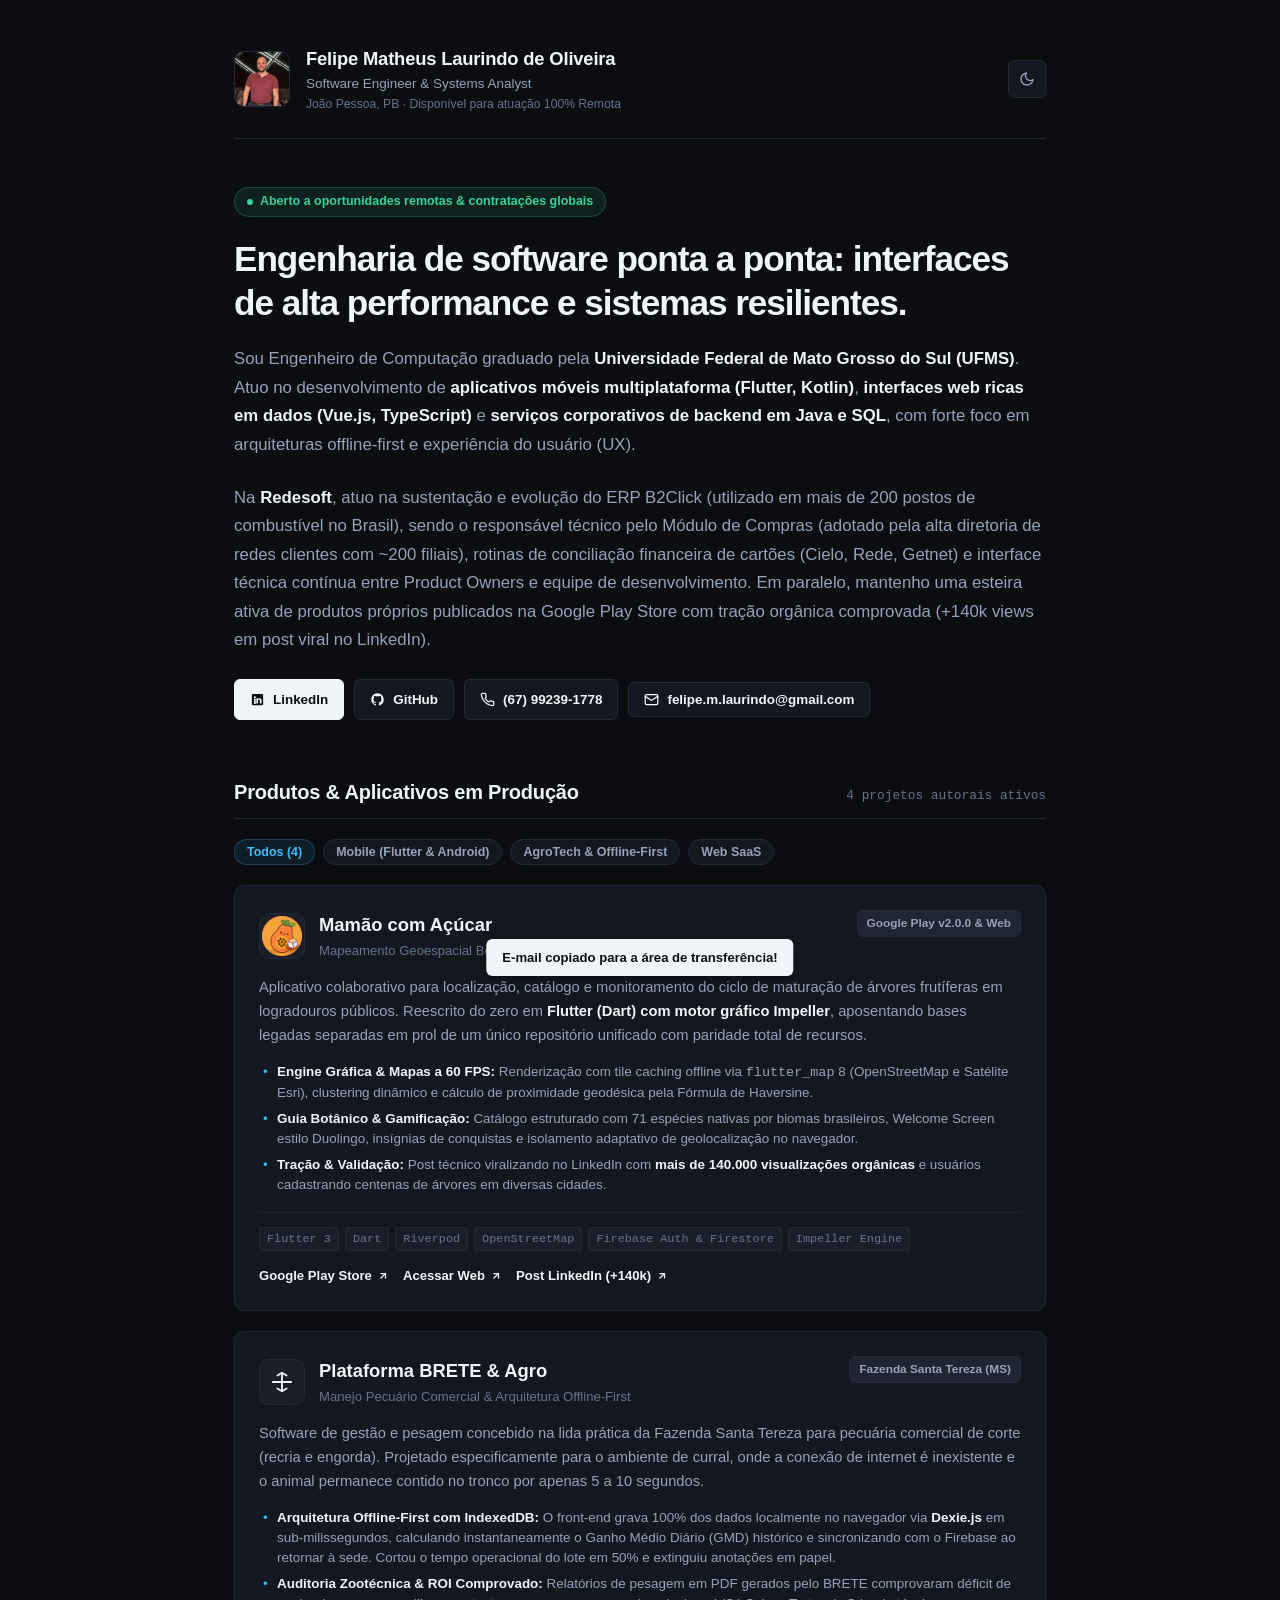
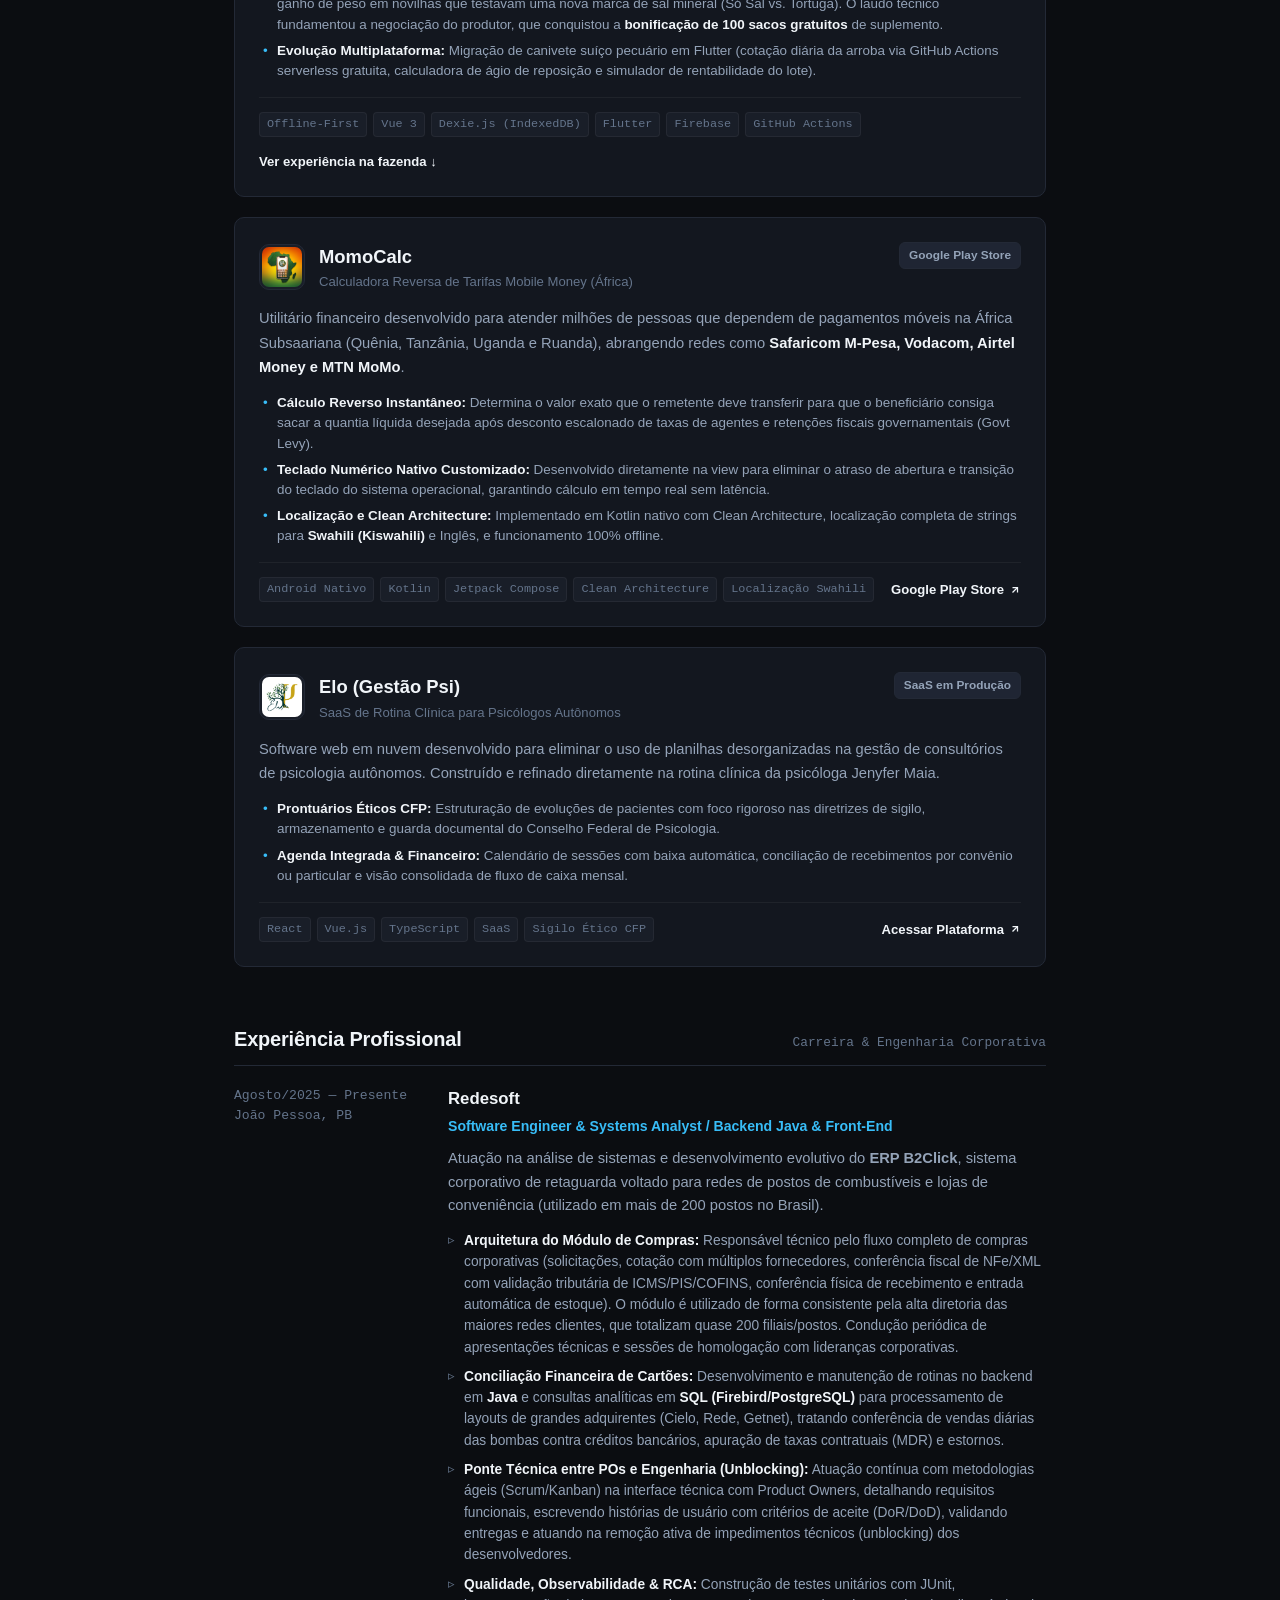
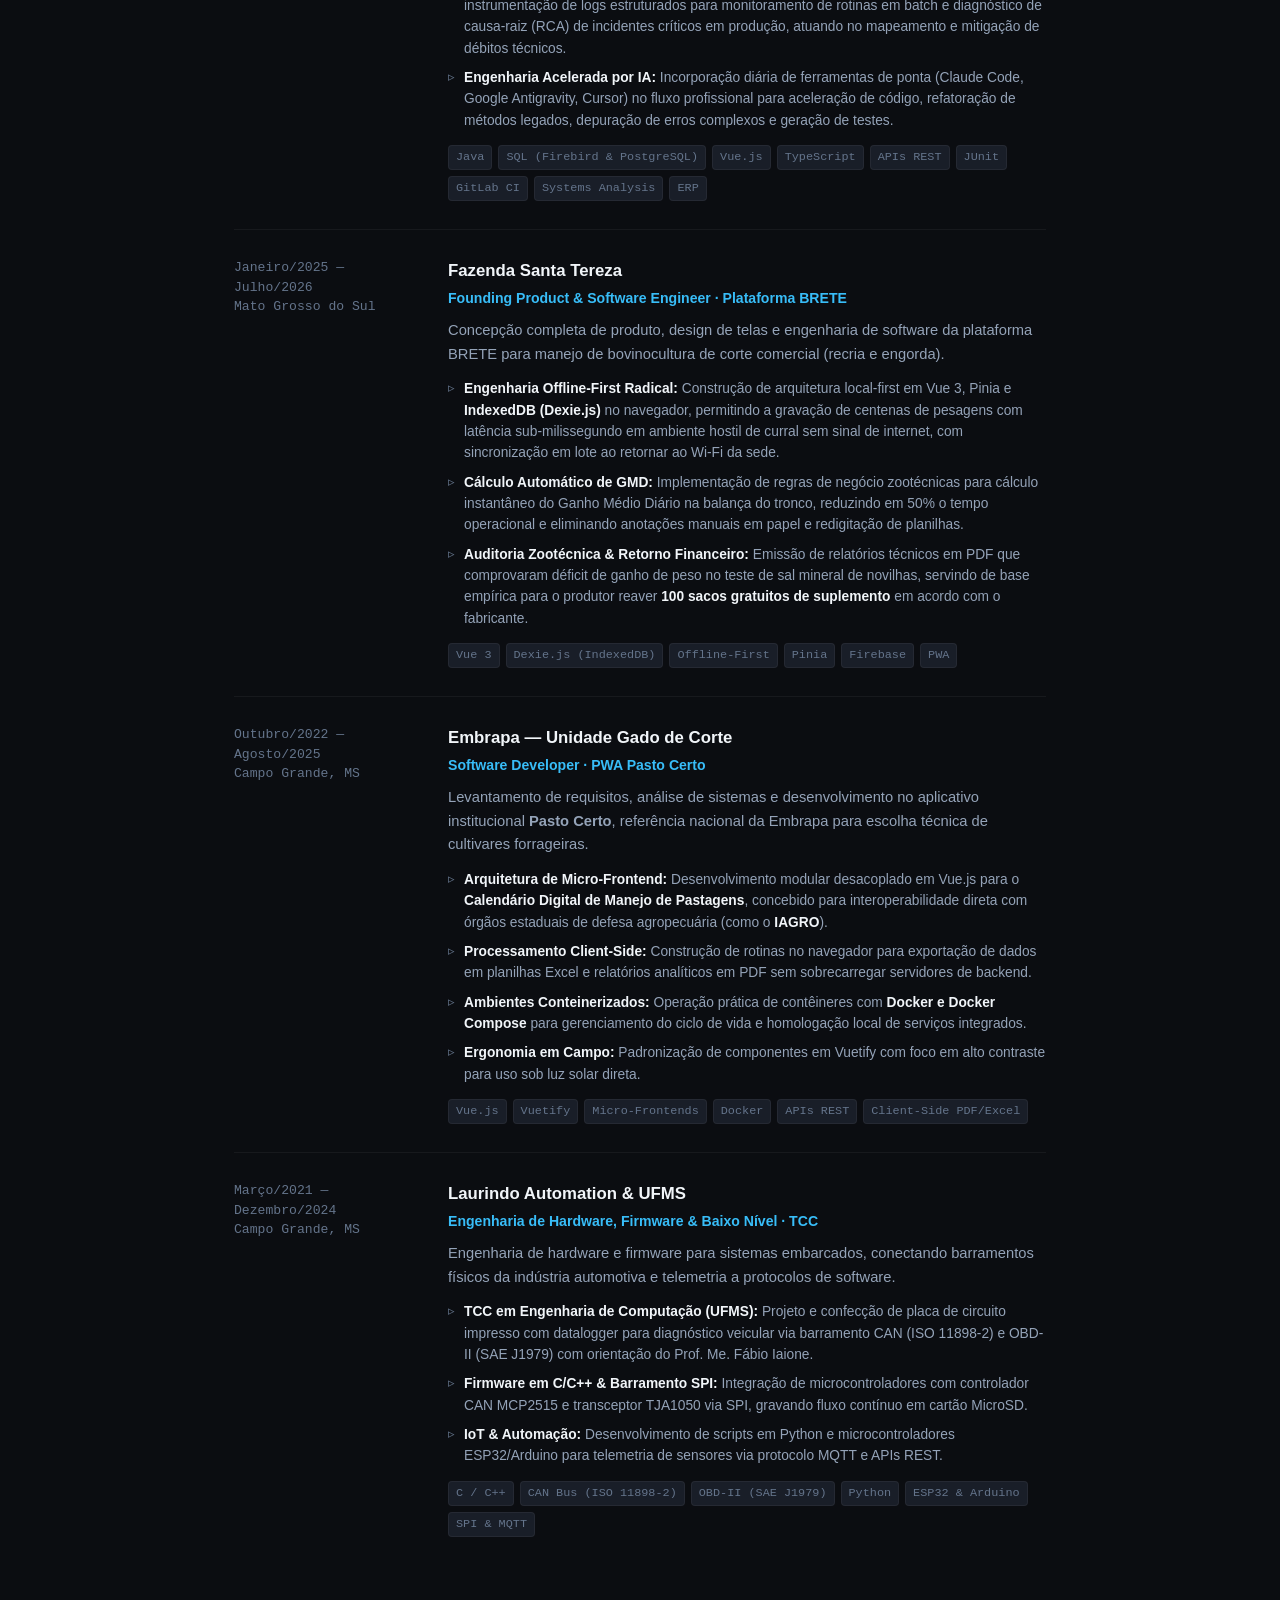
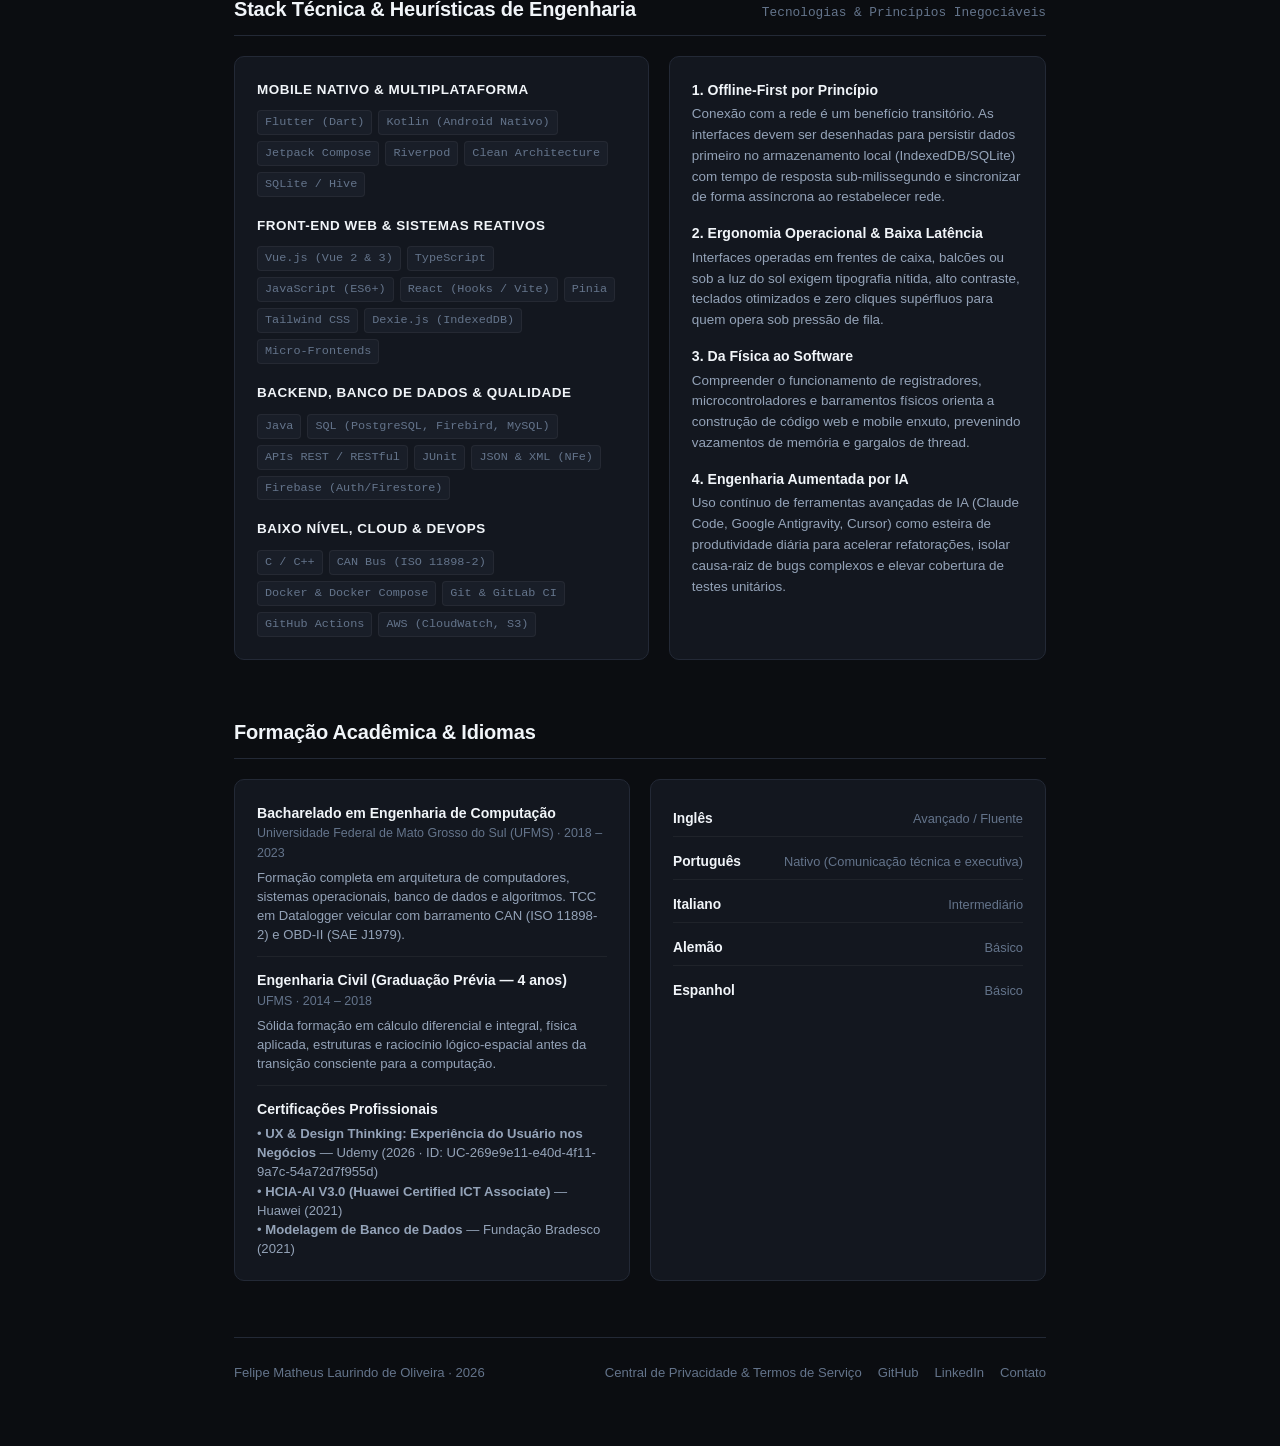
<file: index.html>
<!DOCTYPE html>
<html lang="pt-BR">
<head>
  <meta charset="UTF-8">
  <meta name="viewport" content="width=device-width, initial-scale=1.0">
  <title>Felipe Matheus — Software Engineer & Systems Analyst</title>
  <meta name="description" content="Engenheiro de Computação (UFMS). Software Engineer com sólida atuação em desenvolvimento mobile (Flutter/Kotlin), front-end corporativo (Vue.js/TypeScript), backend em Java/SQL e sistemas offline-first.">
  <link rel="icon" href="data:image/svg+xml,<svg xmlns=%22http://www.w3.org/2000/svg%22 viewBox=%220 0 100 100%22><text y=%22.9em%22 font-size=%2290%22>⚡</text></svg>">

  <!-- Open Graph -->
  <meta property="og:title" content="Felipe Matheus — Software Engineer & Systems Analyst">
  <meta property="og:description" content="Engenheiro de Computação (UFMS). Mobile (Flutter/Kotlin), Front-End (Vue/TypeScript), Backend Java e arquiteturas offline-first com produtos em produção.">
  <meta property="og:image" content="https://felipematheuslo.github.io/assets/felipe-matheus.png">
  <meta property="og:type" content="website">
  <meta property="og:url" content="https://felipematheuslo.github.io/">

  <link rel="stylesheet" href="./assets/portfolio.css">
</head>
<body>

  <div class="site-container">

    <!-- ====================================================================
         HEADER EXECUTIVO
         ==================================================================== -->
    <header class="site-header">
      <div class="profile-summary">
        <img src="./assets/felipe-matheus.png" alt="Felipe Matheus" class="profile-avatar">
        <div class="profile-text">
          <span class="profile-name">Felipe Matheus Laurindo de Oliveira</span>
          <span class="profile-headline">Software Engineer & Systems Analyst</span>
          <span class="profile-location">João Pessoa, PB · Disponível para atuação 100% Remota</span>
        </div>
      </div>

      <div class="header-controls">
        <button id="themeToggleBtn" class="theme-button" aria-label="Alternar tema claro/escuro" title="Alternar tema">
          <svg id="sunIcon" width="16" height="16" viewBox="0 0 24 24" fill="none" stroke="currentColor" stroke-width="2" stroke-linecap="round" stroke-linejoin="round" style="display: none;">
            <circle cx="12" cy="12" r="5"/><line x1="12" y1="1" x2="12" y2="3"/><line x1="12" y1="21" x2="12" y2="23"/><line x1="4.22" y1="4.22" x2="5.64" y2="5.64"/><line x1="18.36" y1="18.36" x2="19.78" y2="19.78"/><line x1="1" y1="12" x2="3" y2="12"/><line x1="21" y1="12" x2="23" y2="12"/><line x1="4.22" y1="19.78" x2="5.64" y2="18.36"/><line x1="18.36" y1="5.64" x2="19.78" y2="4.22"/>
          </svg>
          <svg id="moonIcon" width="16" height="16" viewBox="0 0 24 24" fill="none" stroke="currentColor" stroke-width="2" stroke-linecap="round" stroke-linejoin="round">
            <path d="M21 12.79A9 9 0 1 1 11.21 3 7 7 0 0 0 21 12.79z"/>
          </svg>
        </button>
      </div>
    </header>

    <!-- ====================================================================
         HERO / INTRODUÇÃO
         ==================================================================== -->
    <section class="hero-block">
      <div class="status-pill">
        <span class="status-dot"></span>
        <span>Aberto a oportunidades remotas & contratações globais</span>
      </div>

      <h1 class="hero-statement">
        Engenharia de software ponta a ponta: interfaces de alta performance e sistemas resilientes.
      </h1>

      <p class="hero-lead">
        Sou Engenheiro de Computação graduado pela <strong>Universidade Federal de Mato Grosso do Sul (UFMS)</strong>. Atuo no desenvolvimento de <strong>aplicativos móveis multiplataforma (Flutter, Kotlin)</strong>, <strong>interfaces web ricas em dados (Vue.js, TypeScript)</strong> e <strong>serviços corporativos de backend em Java e SQL</strong>, com forte foco em arquiteturas offline-first e experiência do usuário (UX).
      </p>

      <p class="hero-lead">
        Na <strong>Redesoft</strong>, atuo na sustentação e evolução do ERP B2Click (utilizado em mais de 200 postos de combustível no Brasil), sendo o responsável técnico pelo Módulo de Compras (adotado pela alta diretoria de redes clientes com ~200 filiais), rotinas de conciliação financeira de cartões (Cielo, Rede, Getnet) e interface técnica contínua entre Product Owners e equipe de desenvolvimento. Em paralelo, mantenho uma esteira ativa de produtos próprios publicados na Google Play Store com tração orgânica comprovada (+140k views em post viral no LinkedIn).
      </p>

      <div class="hero-contact-bar">
        <a href="https://www.linkedin.com/in/felipe-laurindo" target="_blank" rel="noopener noreferrer" class="btn-contact highlight">
          <svg width="15" height="15" viewBox="0 0 24 24" fill="currentColor">
            <path d="M19 3a2 2 0 0 1 2 2v14a2 2 0 0 1-2 2H5a2 2 0 0 1-2-2V5a2 2 0 0 1 2-2h14m-.5 15.5v-5.3a3.26 3.26 0 0 0-3.26-3.26c-.85 0-1.84.52-2.28 1.3v-1.11h-2.79v8.37h2.79v-4.93c0-.77.62-1.4 1.39-1.4a1.4 1.4 0 0 1 1.4 1.4v4.93h2.75M6.46 10.9v8.37H9.2V10.9H6.46M7.83 6.64a1.66 1.66 0 1 0 0 3.32 1.66 1.66 0 0 0 0-3.32Z"/>
          </svg>
          <span>LinkedIn</span>
        </a>

        <a href="https://github.com/felipematheuslo" target="_blank" rel="noopener noreferrer" class="btn-contact">
          <svg width="15" height="15" viewBox="0 0 24 24" fill="currentColor">
            <path fill-rule="evenodd" clip-rule="evenodd" d="M12 2C6.477 2 2 6.484 2 12.017c0 4.425 2.865 8.18 6.839 9.504.5.092.682-.217.682-.483 0-.237-.008-.868-.013-1.703-2.782.605-3.369-1.343-3.369-1.343-.454-1.158-1.11-1.466-1.11-1.466-.908-.62.069-.608.069-.608 1.003.07 1.53 1.032 1.53 1.032.892 1.53 2.341 1.088 2.91.832.092-.647.35-1.088.636-1.338-2.22-.253-4.555-1.113-4.555-4.951 0-1.093.39-1.988 1.029-2.688-.103-.253-.446-1.272.098-2.65 0 0 .84-.27 2.75 1.026A9.564 9.564 0 0112 6.844c.85.004 1.705.115 2.504.337 1.909-1.296 2.747-1.027 2.747-1.027.546 1.379.202 2.398.1 2.651.64.7 1.028 1.595 1.028 2.688 0 3.848-2.339 4.695-4.566 4.943.359.309.678.92.678 1.855 0 1.338-.012 2.419-.012 2.747 0 .268.18.58.688.482A10.019 10.019 0 0022 12.017C22 6.484 17.522 2 12 2z"/>
          </svg>
          <span>GitHub</span>
        </a>

        <a href="https://wa.me/5567992391778" target="_blank" rel="noopener noreferrer" class="btn-contact">
          <svg width="15" height="15" viewBox="0 0 24 24" fill="none" stroke="currentColor" stroke-width="2" stroke-linecap="round" stroke-linejoin="round">
            <path d="M22 16.92v3a2 2 0 0 1-2.18 2 19.79 19.79 0 0 1-8.63-3.07 19.5 19.5 0 0 1-6-6 19.79 19.79 0 0 1-3.07-8.67A2 2 0 0 1 4.11 2h3a2 2 0 0 1 2 1.72 12.84 12.84 0 0 0 .7 2.81 2 2 0 0 1-.45 2.11L8.09 9.91a16 16 0 0 0 6 6l1.27-1.27a2 2 0 0 1 2.11-.45 12.84 12.84 0 0 0 2.81.7A2 2 0 0 1 22 16.92z"/>
          </svg>
          <span>(67) 99239-1778</span>
        </a>

        <button onclick="copyEmailAddress()" class="btn-contact" id="btnCopyEmail" title="Clique para copiar">
          <svg width="15" height="15" viewBox="0 0 24 24" fill="none" stroke="currentColor" stroke-width="2" stroke-linecap="round" stroke-linejoin="round">
            <rect width="20" height="16" x="2" y="4" rx="2"/>
            <path d="m22 7-8.97 5.7a1.94 1.94 0 0 1-2.06 0L2 7"/>
          </svg>
          <span>felipe.m.laurindo@gmail.com</span>
        </button>
      </div>
    </section>

    <!-- ====================================================================
         PROJETOS & APLICATIVOS (COM FILTRO DINÂMICO)
         ==================================================================== -->
    <section class="section-area">
      <div class="section-title-row">
        <h2 class="section-heading">Produtos & Aplicativos em Produção</h2>
        <span class="section-counter">4 projetos autorais ativos</span>
      </div>

      <div class="project-filters">
        <button class="filter-btn active" data-filter="all">Todos (4)</button>
        <button class="filter-btn" data-filter="mobile">Mobile (Flutter & Android)</button>
        <button class="filter-btn" data-filter="agrotech">AgroTech & Offline-First</button>
        <button class="filter-btn" data-filter="web">Web SaaS</button>
      </div>

      <div class="projects-list">

        <!-- 1. Mamão com Açúcar -->
        <article class="project-card" data-category="mobile web">
          <div class="project-card-header">
            <div class="project-brand-box">
              <img src="./assets/mascot.png" alt="Mascote Mamão com Açúcar" class="project-app-icon">
              <div class="project-titles">
                <h3 class="project-app-name">Mamão com Açúcar</h3>
                <span class="project-tagline">Mapeamento Geoespacial Botânico Colaborativo</span>
              </div>
            </div>
            <span class="platform-pill">Google Play v2.0.0 & Web</span>
          </div>

          <p class="project-body-text">
            Aplicativo colaborativo para localização, catálogo e monitoramento do ciclo de maturação de árvores frutíferas em logradouros públicos. Reescrito do zero em <strong>Flutter (Dart) com motor gráfico Impeller</strong>, aposentando bases legadas separadas em prol de um único repositório unificado com paridade total de recursos.
          </p>

          <ul class="project-bullets">
            <li><strong>Engine Gráfica & Mapas a 60 FPS:</strong> Renderização com tile caching offline via <code>flutter_map</code> 8 (OpenStreetMap e Satélite Esri), clustering dinâmico e cálculo de proximidade geodésica pela Fórmula de Haversine.</li>
            <li><strong>Guia Botânico & Gamificação:</strong> Catálogo estruturado com 71 espécies nativas por biomas brasileiros, Welcome Screen estilo Duolingo, insígnias de conquistas e isolamento adaptativo de geolocalização no navegador.</li>
            <li><strong>Tração & Validação:</strong> Post técnico viralizando no LinkedIn com <strong>mais de 140.000 visualizações orgânicas</strong> e usuários cadastrando centenas de árvores em diversas cidades.</li>
          </ul>

          <div class="project-footer">
            <div class="tech-tags-cloud">
              <span class="tag-badge">Flutter 3</span>
              <span class="tag-badge">Dart</span>
              <span class="tag-badge">Riverpod</span>
              <span class="tag-badge">OpenStreetMap</span>
              <span class="tag-badge">Firebase Auth & Firestore</span>
              <span class="tag-badge">Impeller Engine</span>
            </div>

            <div class="project-cta-links">
              <a href="https://play.google.com/store/apps/details?id=com.felipelaurindo.mamaocomacucar" target="_blank" rel="noopener noreferrer" class="cta-link">
                <span>Google Play Store</span>
                <svg width="12" height="12" viewBox="0 0 24 24" fill="none" stroke="currentColor" stroke-width="2.5"><path d="M7 17L17 7"/><path d="M7 7h10v10"/></svg>
              </a>
              <a href="https://mamaocomacucar.vercel.app/" target="_blank" rel="noopener noreferrer" class="cta-link">
                <span>Acessar Web</span>
                <svg width="12" height="12" viewBox="0 0 24 24" fill="none" stroke="currentColor" stroke-width="2.5"><path d="M7 17L17 7"/><path d="M7 7h10v10"/></svg>
              </a>
              <a href="https://www.linkedin.com/posts/felipe-laurindo_tem-um-p%C3%A9-de-pitanga-carregado-a-duas-esquinas-ugcPost-7504326966708326400-RpGV/" target="_blank" rel="noopener noreferrer" class="cta-link">
                <span>Post LinkedIn (+140k)</span>
                <svg width="12" height="12" viewBox="0 0 24 24" fill="none" stroke="currentColor" stroke-width="2.5"><path d="M7 17L17 7"/><path d="M7 7h10v10"/></svg>
              </a>
            </div>
          </div>
        </article>

        <!-- 2. Plataforma BRETE -->
        <article class="project-card" data-category="agrotech web mobile">
          <div class="project-card-header">
            <div class="project-brand-box">
              <div class="project-app-icon" style="display:flex;align-items:center;justify-content:center;">
                <svg width="22" height="22" viewBox="0 0 24 24" fill="none" stroke="currentColor" stroke-width="2" stroke-linecap="round" stroke-linejoin="round">
                  <path d="M12 2v20"/><path d="m17 5-5-3-5 3"/><path d="m17 19-5 3-5-3"/><path d="M2 12h20"/>
                </svg>
              </div>
              <div class="project-titles">
                <h3 class="project-app-name">Plataforma BRETE & Agro</h3>
                <span class="project-tagline">Manejo Pecuário Comercial & Arquitetura Offline-First</span>
              </div>
            </div>
            <span class="platform-pill">Fazenda Santa Tereza (MS)</span>
          </div>

          <p class="project-body-text">
            Software de gestão e pesagem concebido na lida prática da Fazenda Santa Tereza para pecuária comercial de corte (recria e engorda). Projetado especificamente para o ambiente de curral, onde a conexão de internet é inexistente e o animal permanece contido no tronco por apenas 5 a 10 segundos.
          </p>

          <ul class="project-bullets">
            <li><strong>Arquitetura Offline-First com IndexedDB:</strong> O front-end grava 100% dos dados localmente no navegador via <strong>Dexie.js</strong> em sub-milissegundos, calculando instantaneamente o Ganho Médio Diário (GMD) histórico e sincronizando com o Firebase ao retornar à sede. Cortou o tempo operacional do lote em 50% e extinguiu anotações em papel.</li>
            <li><strong>Auditoria Zootécnica & ROI Comprovado:</strong> Relatórios de pesagem em PDF gerados pelo BRETE comprovaram déficit de ganho de peso em novilhas que testavam uma nova marca de sal mineral (Só Sal vs. Tortuga). O laudo técnico fundamentou a negociação do produtor, que conquistou a <strong>bonificação de 100 sacos gratuitos</strong> de suplemento.</li>
            <li><strong>Evolução Multiplataforma:</strong> Migração de canivete suíço pecuário em Flutter (cotação diária da arroba via GitHub Actions serverless gratuita, calculadora de ágio de reposição e simulador de rentabilidade do lote).</li>
          </ul>

          <div class="project-footer">
            <div class="tech-tags-cloud">
              <span class="tag-badge">Offline-First</span>
              <span class="tag-badge">Vue 3</span>
              <span class="tag-badge">Dexie.js (IndexedDB)</span>
              <span class="tag-badge">Flutter</span>
              <span class="tag-badge">Firebase</span>
              <span class="tag-badge">GitHub Actions</span>
            </div>

            <div class="project-cta-links">
              <a href="#experiencia" class="cta-link">
                <span>Ver experiência na fazenda ↓</span>
              </a>
            </div>
          </div>
        </article>

        <!-- 3. MomoCalc -->
        <article class="project-card" data-category="mobile">
          <div class="project-card-header">
            <div class="project-brand-box">
              <img src="./assets/momocalc-icon.png" alt="MomoCalc App Icon" class="project-app-icon">
              <div class="project-titles">
                <h3 class="project-app-name">MomoCalc</h3>
                <span class="project-tagline">Calculadora Reversa de Tarifas Mobile Money (África)</span>
              </div>
            </div>
            <span class="platform-pill">Google Play Store</span>
          </div>

          <p class="project-body-text">
            Utilitário financeiro desenvolvido para atender milhões de pessoas que dependem de pagamentos móveis na África Subsaariana (Quênia, Tanzânia, Uganda e Ruanda), abrangendo redes como <strong>Safaricom M-Pesa, Vodacom, Airtel Money e MTN MoMo</strong>.
          </p>

          <ul class="project-bullets">
            <li><strong>Cálculo Reverso Instantâneo:</strong> Determina o valor exato que o remetente deve transferir para que o beneficiário consiga sacar a quantia líquida desejada após desconto escalonado de taxas de agentes e retenções fiscais governamentais (Govt Levy).</li>
            <li><strong>Teclado Numérico Nativo Customizado:</strong> Desenvolvido diretamente na view para eliminar o atraso de abertura e transição do teclado do sistema operacional, garantindo cálculo em tempo real sem latência.</li>
            <li><strong>Localização e Clean Architecture:</strong> Implementado em Kotlin nativo com Clean Architecture, localização completa de strings para <strong>Swahili (Kiswahili)</strong> e Inglês, e funcionamento 100% offline.</li>
          </ul>

          <div class="project-footer">
            <div class="tech-tags-cloud">
              <span class="tag-badge">Android Nativo</span>
              <span class="tag-badge">Kotlin</span>
              <span class="tag-badge">Jetpack Compose</span>
              <span class="tag-badge">Clean Architecture</span>
              <span class="tag-badge">Localização Swahili</span>
            </div>

            <div class="project-cta-links">
              <a href="https://play.google.com/store/apps/details?id=com.felipelaurindo.mobilemoneycalc" target="_blank" rel="noopener noreferrer" class="cta-link">
                <span>Google Play Store</span>
                <svg width="12" height="12" viewBox="0 0 24 24" fill="none" stroke="currentColor" stroke-width="2.5"><path d="M7 17L17 7"/><path d="M7 7h10v10"/></svg>
              </a>
            </div>
          </div>
        </article>

        <!-- 4. Elo Gestão Psi -->
        <article class="project-card" data-category="web">
          <div class="project-card-header">
            <div class="project-brand-box">
              <img src="./assets/elo-icon.png" alt="Elo Logo" class="project-app-icon">
              <div class="project-titles">
                <h3 class="project-app-name">Elo (Gestão Psi)</h3>
                <span class="project-tagline">SaaS de Rotina Clínica para Psicólogos Autônomos</span>
              </div>
            </div>
            <span class="platform-pill">SaaS em Produção</span>
          </div>

          <p class="project-body-text">
            Software web em nuvem desenvolvido para eliminar o uso de planilhas desorganizadas na gestão de consultórios de psicologia autônomos. Construído e refinado diretamente na rotina clínica da psicóloga Jenyfer Maia.
          </p>

          <ul class="project-bullets">
            <li><strong>Prontuários Éticos CFP:</strong> Estruturação de evoluções de pacientes com foco rigoroso nas diretrizes de sigilo, armazenamento e guarda documental do Conselho Federal de Psicologia.</li>
            <li><strong>Agenda Integrada & Financeiro:</strong> Calendário de sessões com baixa automática, conciliação de recebimentos por convênio ou particular e visão consolidada de fluxo de caixa mensal.</li>
          </ul>

          <div class="project-footer">
            <div class="tech-tags-cloud">
              <span class="tag-badge">React</span>
              <span class="tag-badge">Vue.js</span>
              <span class="tag-badge">TypeScript</span>
              <span class="tag-badge">SaaS</span>
              <span class="tag-badge">Sigilo Ético CFP</span>
            </div>

            <div class="project-cta-links">
              <a href="https://elogestaopsi.vercel.app" target="_blank" rel="noopener noreferrer" class="cta-link">
                <span>Acessar Plataforma</span>
                <svg width="12" height="12" viewBox="0 0 24 24" fill="none" stroke="currentColor" stroke-width="2.5"><path d="M7 17L17 7"/><path d="M7 7h10v10"/></svg>
              </a>
            </div>
          </div>
        </article>

      </div>
    </section>

    <!-- ====================================================================
         EXPERIÊNCIA PROFISSIONAL / CARREIRA
         ==================================================================== -->
    <section id="experiencia" class="section-area">
      <div class="section-title-row">
        <h2 class="section-heading">Experiência Profissional</h2>
        <span class="section-counter">Carreira & Engenharia Corporativa</span>
      </div>

      <div class="career-timeline">

        <!-- 1. Redesoft -->
        <div class="career-item">
          <div class="career-sidebar">
            Agosto/2025 — Presente<br>
            João Pessoa, PB
          </div>
          <div>
            <div class="career-company-name">Redesoft</div>
            <div class="career-role-title">Software Engineer & Systems Analyst / Backend Java & Front-End</div>
            <p class="career-overview">
              Atuação na análise de sistemas e desenvolvimento evolutivo do <strong>ERP B2Click</strong>, sistema corporativo de retaguarda voltado para redes de postos de combustíveis e lojas de conveniência (utilizado em mais de 200 postos no Brasil).
            </p>
            <ul class="career-deliveries">
              <li><strong>Arquitetura do Módulo de Compras:</strong> Responsável técnico pelo fluxo completo de compras corporativas (solicitações, cotação com múltiplos fornecedores, conferência fiscal de NFe/XML com validação tributária de ICMS/PIS/COFINS, conferência física de recebimento e entrada automática de estoque). O módulo é utilizado de forma consistente pela alta diretoria das maiores redes clientes, que totalizam quase 200 filiais/postos. Condução periódica de apresentações técnicas e sessões de homologação com lideranças corporativas.</li>
              <li><strong>Conciliação Financeira de Cartões:</strong> Desenvolvimento e manutenção de rotinas no backend em <strong>Java</strong> e consultas analíticas em <strong>SQL (Firebird/PostgreSQL)</strong> para processamento de layouts de grandes adquirentes (Cielo, Rede, Getnet), tratando conferência de vendas diárias das bombas contra créditos bancários, apuração de taxas contratuais (MDR) e estornos.</li>
              <li><strong>Ponte Técnica entre POs e Engenharia (Unblocking):</strong> Atuação contínua com metodologias ágeis (Scrum/Kanban) na interface técnica com Product Owners, detalhando requisitos funcionais, escrevendo histórias de usuário com critérios de aceite (DoR/DoD), validando entregas e atuando na remoção ativa de impedimentos técnicos (unblocking) dos desenvolvedores.</li>
              <li><strong>Qualidade, Observabilidade & RCA:</strong> Construção de testes unitários com JUnit, instrumentação de logs estruturados para monitoramento de rotinas em batch e diagnóstico de causa-raiz (RCA) de incidentes críticos em produção, atuando no mapeamento e mitigação de débitos técnicos.</li>
              <li><strong>Engenharia Acelerada por IA:</strong> Incorporação diária de ferramentas de ponta (Claude Code, Google Antigravity, Cursor) no fluxo profissional para aceleração de código, refatoração de métodos legados, depuração de erros complexos e geração de testes.</li>
            </ul>
            <div class="tech-tags-cloud">
              <span class="tag-badge">Java</span>
              <span class="tag-badge">SQL (Firebird & PostgreSQL)</span>
              <span class="tag-badge">Vue.js</span>
              <span class="tag-badge">TypeScript</span>
              <span class="tag-badge">APIs REST</span>
              <span class="tag-badge">JUnit</span>
              <span class="tag-badge">GitLab CI</span>
              <span class="tag-badge">Systems Analysis</span>
              <span class="tag-badge">ERP</span>
            </div>
          </div>
        </div>

        <!-- 2. Fazenda Santa Tereza / BRETE -->
        <div class="career-item">
          <div class="career-sidebar">
            Janeiro/2025 — Julho/2026<br>
            Mato Grosso do Sul
          </div>
          <div>
            <div class="career-company-name">Fazenda Santa Tereza</div>
            <div class="career-role-title">Founding Product & Software Engineer · Plataforma BRETE</div>
            <p class="career-overview">
              Concepção completa de produto, design de telas e engenharia de software da plataforma BRETE para manejo de bovinocultura de corte comercial (recria e engorda).
            </p>
            <ul class="career-deliveries">
              <li><strong>Engenharia Offline-First Radical:</strong> Construção de arquitetura local-first em Vue 3, Pinia e <strong>IndexedDB (Dexie.js)</strong> no navegador, permitindo a gravação de centenas de pesagens com latência sub-milissegundo em ambiente hostil de curral sem sinal de internet, com sincronização em lote ao retornar ao Wi-Fi da sede.</li>
              <li><strong>Cálculo Automático de GMD:</strong> Implementação de regras de negócio zootécnicas para cálculo instantâneo do Ganho Médio Diário na balança do tronco, reduzindo em 50% o tempo operacional e eliminando anotações manuais em papel e redigitação de planilhas.</li>
              <li><strong>Auditoria Zootécnica & Retorno Financeiro:</strong> Emissão de relatórios técnicos em PDF que comprovaram déficit de ganho de peso no teste de sal mineral de novilhas, servindo de base empírica para o produtor reaver <strong>100 sacos gratuitos de suplemento</strong> em acordo com o fabricante.</li>
            </ul>
            <div class="tech-tags-cloud">
              <span class="tag-badge">Vue 3</span>
              <span class="tag-badge">Dexie.js (IndexedDB)</span>
              <span class="tag-badge">Offline-First</span>
              <span class="tag-badge">Pinia</span>
              <span class="tag-badge">Firebase</span>
              <span class="tag-badge">PWA</span>
            </div>
          </div>
        </div>

        <!-- 3. Embrapa Gado de Corte -->
        <div class="career-item">
          <div class="career-sidebar">
            Outubro/2022 — Agosto/2025<br>
            Campo Grande, MS
          </div>
          <div>
            <div class="career-company-name">Embrapa — Unidade Gado de Corte</div>
            <div class="career-role-title">Software Developer · PWA Pasto Certo</div>
            <p class="career-overview">
              Levantamento de requisitos, análise de sistemas e desenvolvimento no aplicativo institucional <strong>Pasto Certo</strong>, referência nacional da Embrapa para escolha técnica de cultivares forrageiras.
            </p>
            <ul class="career-deliveries">
              <li><strong>Arquitetura de Micro-Frontend:</strong> Desenvolvimento modular desacoplado em Vue.js para o <strong>Calendário Digital de Manejo de Pastagens</strong>, concebido para interoperabilidade direta com órgãos estaduais de defesa agropecuária (como o <strong>IAGRO</strong>).</li>
              <li><strong>Processamento Client-Side:</strong> Construção de rotinas no navegador para exportação de dados em planilhas Excel e relatórios analíticos em PDF sem sobrecarregar servidores de backend.</li>
              <li><strong>Ambientes Conteinerizados:</strong> Operação prática de contêineres com <strong>Docker e Docker Compose</strong> para gerenciamento do ciclo de vida e homologação local de serviços integrados.</li>
              <li><strong>Ergonomia em Campo:</strong> Padronização de componentes em Vuetify com foco em alto contraste para uso sob luz solar direta.</li>
            </ul>
            <div class="tech-tags-cloud">
              <span class="tag-badge">Vue.js</span>
              <span class="tag-badge">Vuetify</span>
              <span class="tag-badge">Micro-Frontends</span>
              <span class="tag-badge">Docker</span>
              <span class="tag-badge">APIs REST</span>
              <span class="tag-badge">Client-Side PDF/Excel</span>
            </div>
          </div>
        </div>

        <!-- 4. Laurindo Automation & UFMS -->
        <div class="career-item">
          <div class="career-sidebar">
            Março/2021 — Dezembro/2024<br>
            Campo Grande, MS
          </div>
          <div>
            <div class="career-company-name">Laurindo Automation & UFMS</div>
            <div class="career-role-title">Engenharia de Hardware, Firmware & Baixo Nível · TCC</div>
            <p class="career-overview">
              Engenharia de hardware e firmware para sistemas embarcados, conectando barramentos físicos da indústria automotiva e telemetria a protocolos de software.
            </p>
            <ul class="career-deliveries">
              <li><strong>TCC em Engenharia de Computação (UFMS):</strong> Projeto e confecção de placa de circuito impresso com datalogger para diagnóstico veicular via barramento CAN (ISO 11898-2) e OBD-II (SAE J1979) com orientação do Prof. Me. Fábio Iaione.</li>
              <li><strong>Firmware em C/C++ & Barramento SPI:</strong> Integração de microcontroladores com controlador CAN MCP2515 e transceptor TJA1050 via SPI, gravando fluxo contínuo em cartão MicroSD.</li>
              <li><strong>IoT & Automação:</strong> Desenvolvimento de scripts em Python e microcontroladores ESP32/Arduino para telemetria de sensores via protocolo MQTT e APIs REST.</li>
            </ul>
            <div class="tech-tags-cloud">
              <span class="tag-badge">C / C++</span>
              <span class="tag-badge">CAN Bus (ISO 11898-2)</span>
              <span class="tag-badge">OBD-II (SAE J1979)</span>
              <span class="tag-badge">Python</span>
              <span class="tag-badge">ESP32 & Arduino</span>
              <span class="tag-badge">SPI & MQTT</span>
            </div>
          </div>
        </div>

      </div>
    </section>

    <!-- ====================================================================
         STACK & PRINCÍPIOS DE ENGENHARIA
         ==================================================================== -->
    <section class="section-area">
      <div class="section-title-row">
        <h2 class="section-heading">Stack Técnica & Heurísticas de Engenharia</h2>
        <span class="section-counter">Tecnologias & Princípios Inegociáveis</span>
      </div>

      <div class="stack-grid-2col">
        <div class="stack-box">
          <div class="stack-group-heading">Mobile Nativo & Multiplataforma</div>
          <div class="tech-tags-cloud">
            <span class="tag-badge">Flutter (Dart)</span>
            <span class="tag-badge">Kotlin (Android Nativo)</span>
            <span class="tag-badge">Jetpack Compose</span>
            <span class="tag-badge">Riverpod</span>
            <span class="tag-badge">Clean Architecture</span>
            <span class="tag-badge">SQLite / Hive</span>
          </div>

          <div class="stack-group-heading">Front-End Web & Sistemas Reativos</div>
          <div class="tech-tags-cloud">
            <span class="tag-badge">Vue.js (Vue 2 & 3)</span>
            <span class="tag-badge">TypeScript</span>
            <span class="tag-badge">JavaScript (ES6+)</span>
            <span class="tag-badge">React (Hooks / Vite)</span>
            <span class="tag-badge">Pinia</span>
            <span class="tag-badge">Tailwind CSS</span>
            <span class="tag-badge">Dexie.js (IndexedDB)</span>
            <span class="tag-badge">Micro-Frontends</span>
          </div>

          <div class="stack-group-heading">Backend, Banco de Dados & Qualidade</div>
          <div class="tech-tags-cloud">
            <span class="tag-badge">Java</span>
            <span class="tag-badge">SQL (PostgreSQL, Firebird, MySQL)</span>
            <span class="tag-badge">APIs REST / RESTful</span>
            <span class="tag-badge">JUnit</span>
            <span class="tag-badge">JSON & XML (NFe)</span>
            <span class="tag-badge">Firebase (Auth/Firestore)</span>
          </div>

          <div class="stack-group-heading">Baixo Nível, Cloud & DevOps</div>
          <div class="tech-tags-cloud">
            <span class="tag-badge">C / C++</span>
            <span class="tag-badge">CAN Bus (ISO 11898-2)</span>
            <span class="tag-badge">Docker & Docker Compose</span>
            <span class="tag-badge">Git & GitLab CI</span>
            <span class="tag-badge">GitHub Actions</span>
            <span class="tag-badge">AWS (CloudWatch, S3)</span>
          </div>
        </div>

        <div class="stack-box">
          <div class="principles-list">
            <div class="principle-item">
              <strong>1. Offline-First por Princípio</strong>
              <p>Conexão com a rede é um benefício transitório. As interfaces devem ser desenhadas para persistir dados primeiro no armazenamento local (IndexedDB/SQLite) com tempo de resposta sub-milissegundo e sincronizar de forma assíncrona ao restabelecer rede.</p>
            </div>

            <div class="principle-item">
              <strong>2. Ergonomia Operacional & Baixa Latência</strong>
              <p>Interfaces operadas em frentes de caixa, balcões ou sob a luz do sol exigem tipografia nítida, alto contraste, teclados otimizados e zero cliques supérfluos para quem opera sob pressão de fila.</p>
            </div>

            <div class="principle-item">
              <strong>3. Da Física ao Software</strong>
              <p>Compreender o funcionamento de registradores, microcontroladores e barramentos físicos orienta a construção de código web e mobile enxuto, prevenindo vazamentos de memória e gargalos de thread.</p>
            </div>

            <div class="principle-item">
              <strong>4. Engenharia Aumentada por IA</strong>
              <p>Uso contínuo de ferramentas avançadas de IA (Claude Code, Google Antigravity, Cursor) como esteira de produtividade diária para acelerar refatorações, isolar causa-raiz de bugs complexos e elevar cobertura de testes unitários.</p>
            </div>
          </div>
        </div>
      </div>
    </section>

    <!-- ====================================================================
         FORMAÇÃO ACADÊMICA & IDIOMAS
         ==================================================================== -->
    <section class="section-area">
      <div class="section-title-row">
        <h2 class="section-heading">Formação Acadêmica & Idiomas</h2>
      </div>

      <div class="education-languages-grid">
        <div class="edu-card">
          <div class="edu-entry">
            <div class="edu-degree">Bacharelado em Engenharia de Computação</div>
            <div class="edu-institution">Universidade Federal de Mato Grosso do Sul (UFMS) · 2018 – 2023</div>
            <p class="edu-notes">Formação completa em arquitetura de computadores, sistemas operacionais, banco de dados e algoritmos. TCC em Datalogger veicular com barramento CAN (ISO 11898-2) e OBD-II (SAE J1979).</p>
          </div>

          <div class="edu-entry">
            <div class="edu-degree">Engenharia Civil (Graduação Prévia — 4 anos)</div>
            <div class="edu-institution">UFMS · 2014 – 2018</div>
            <p class="edu-notes">Sólida formação em cálculo diferencial e integral, física aplicada, estruturas e raciocínio lógico-espacial antes da transição consciente para a computação.</p>
          </div>

          <div class="edu-entry">
            <div class="edu-degree">Certificações Profissionais</div>
            <p class="edu-notes" style="margin-top: 4px;">
              • <strong>UX & Design Thinking: Experiência do Usuário nos Negócios</strong> — Udemy (2026 · ID: UC-269e9e11-e40d-4f11-9a7c-54a72d7f955d)<br>
              • <strong>HCIA-AI V3.0 (Huawei Certified ICT Associate)</strong> — Huawei (2021)<br>
              • <strong>Modelagem de Banco de Dados</strong> — Fundação Bradesco (2021)
            </p>
          </div>
        </div>

        <div class="edu-card">
          <div class="lang-list">
            <div class="lang-item">
              <span class="lang-title">Inglês</span>
              <span class="lang-proficiency">Avançado / Fluente</span>
            </div>
            <div class="lang-item">
              <span class="lang-title">Português</span>
              <span class="lang-proficiency">Nativo (Comunicação técnica e executiva)</span>
            </div>
            <div class="lang-item">
              <span class="lang-title">Italiano</span>
              <span class="lang-proficiency">Intermediário</span>
            </div>
            <div class="lang-item">
              <span class="lang-title">Alemão</span>
              <span class="lang-proficiency">Básico</span>
            </div>
            <div class="lang-item">
              <span class="lang-title">Espanhol</span>
              <span class="lang-proficiency">Básico</span>
            </div>
          </div>
        </div>
      </div>
    </section>

    <!-- ====================================================================
         RODAPÉ OFICIAL & COMPLIANCE
         ==================================================================== -->
    <footer class="site-footer">
      <div>
        Felipe Matheus Laurindo de Oliveira · 2026
      </div>

      <div class="footer-links-group">
        <a href="./privacidade.html">Central de Privacidade &amp; Termos de Serviço</a>
        <a href="https://github.com/felipematheuslo" target="_blank" rel="noopener noreferrer">GitHub</a>
        <a href="https://www.linkedin.com/in/felipe-laurindo" target="_blank" rel="noopener noreferrer">LinkedIn</a>
        <a href="mailto:felipe.m.laurindo@gmail.com">Contato</a>
      </div>
    </footer>

  </div>

  <div id="copyToastNotice" class="toast-notice">E-mail copiado para a área de transferência!</div>

  <!-- ====================================================================
       SCRIPTS: FILTROS DE PROJETOS, TEMA E COPIAR E-MAIL
       ==================================================================== -->
  <script>
    // 1. Filtro Dinâmico de Projetos
    const filterButtons = document.querySelectorAll('.filter-btn');
    const projectCards = document.querySelectorAll('.project-card');

    filterButtons.forEach(btn => {
      btn.addEventListener('click', () => {
        filterButtons.forEach(b => b.classList.remove('active'));
        btn.classList.add('active');

        const filter = btn.getAttribute('data-filter');

        projectCards.forEach(card => {
          if (filter === 'all') {
            card.style.display = 'block';
          } else {
            const categories = card.getAttribute('data-category').split(' ');
            if (categories.includes(filter)) {
              card.style.display = 'block';
            } else {
              card.style.display = 'none';
            }
          }
        });
      });
    });

    // 2. Alternador de Tema Escuro / Claro com Persistência
    const themeBtn = document.getElementById('themeToggleBtn');
    const sunSvg = document.getElementById('sunIcon');
    const moonSvg = document.getElementById('moonIcon');

    function setTheme(isLight) {
      if (isLight) {
        document.body.classList.add('light-theme');
        sunSvg.style.display = 'block';
        moonSvg.style.display = 'none';
      } else {
        document.body.classList.remove('light-theme');
        sunSvg.style.display = 'none';
        moonSvg.style.display = 'block';
      }
    }

    const currentSavedTheme = localStorage.getItem('theme');
    if (currentSavedTheme === 'light') {
      setTheme(true);
    } else {
      setTheme(false);
    }

    themeBtn.addEventListener('click', () => {
      const isLightNow = document.body.classList.contains('light-theme');
      const nextThemeIsLight = !isLightNow;
      setTheme(nextThemeIsLight);
      localStorage.setItem('theme', nextThemeIsLight ? 'light' : 'dark');
    });

    // 3. Copiar E-mail com Toast
    function copyEmailAddress() {
      const email = 'felipe.m.laurindo@gmail.com';
      navigator.clipboard.writeText(email).then(() => {
        const toast = document.getElementById('copyToastNotice');
        toast.classList.add('visible');
        setTimeout(() => toast.classList.remove('visible'), 2500);
      });
    }
  </script>

</body>
</html>
</file>
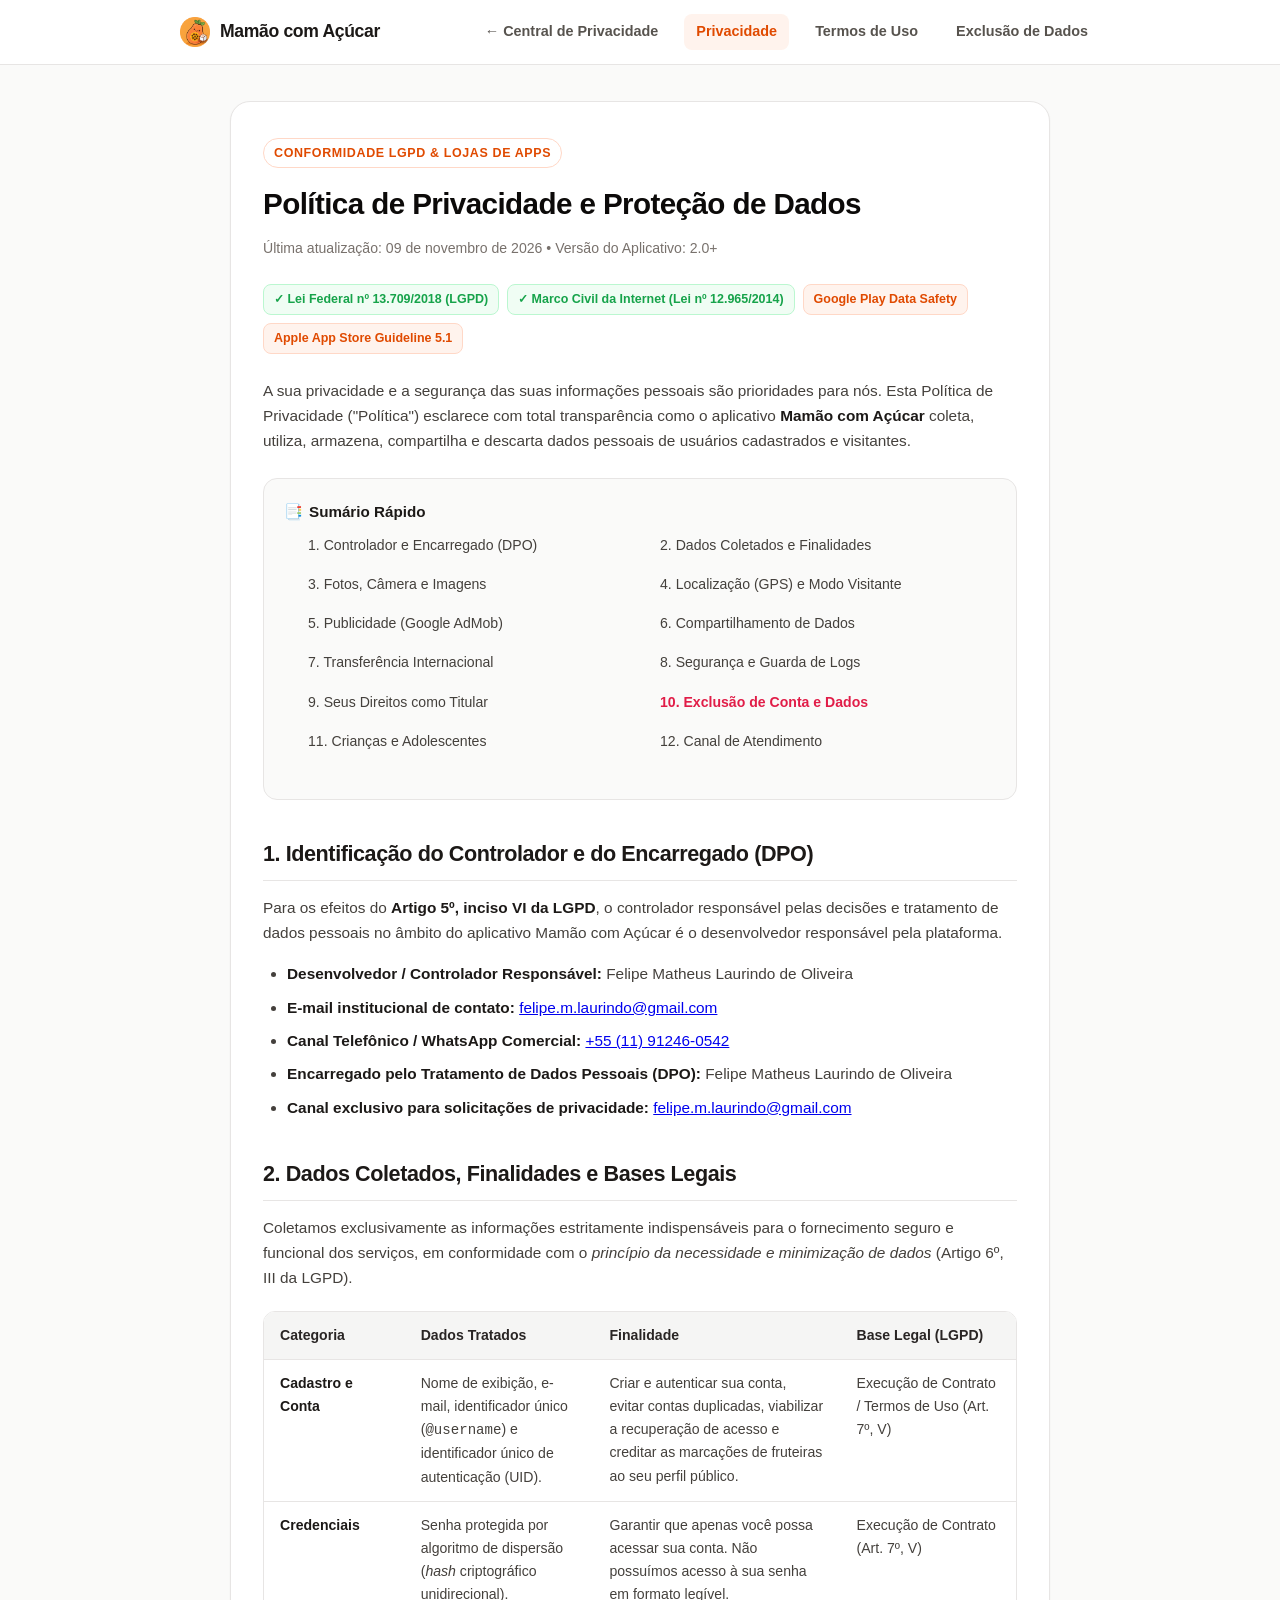
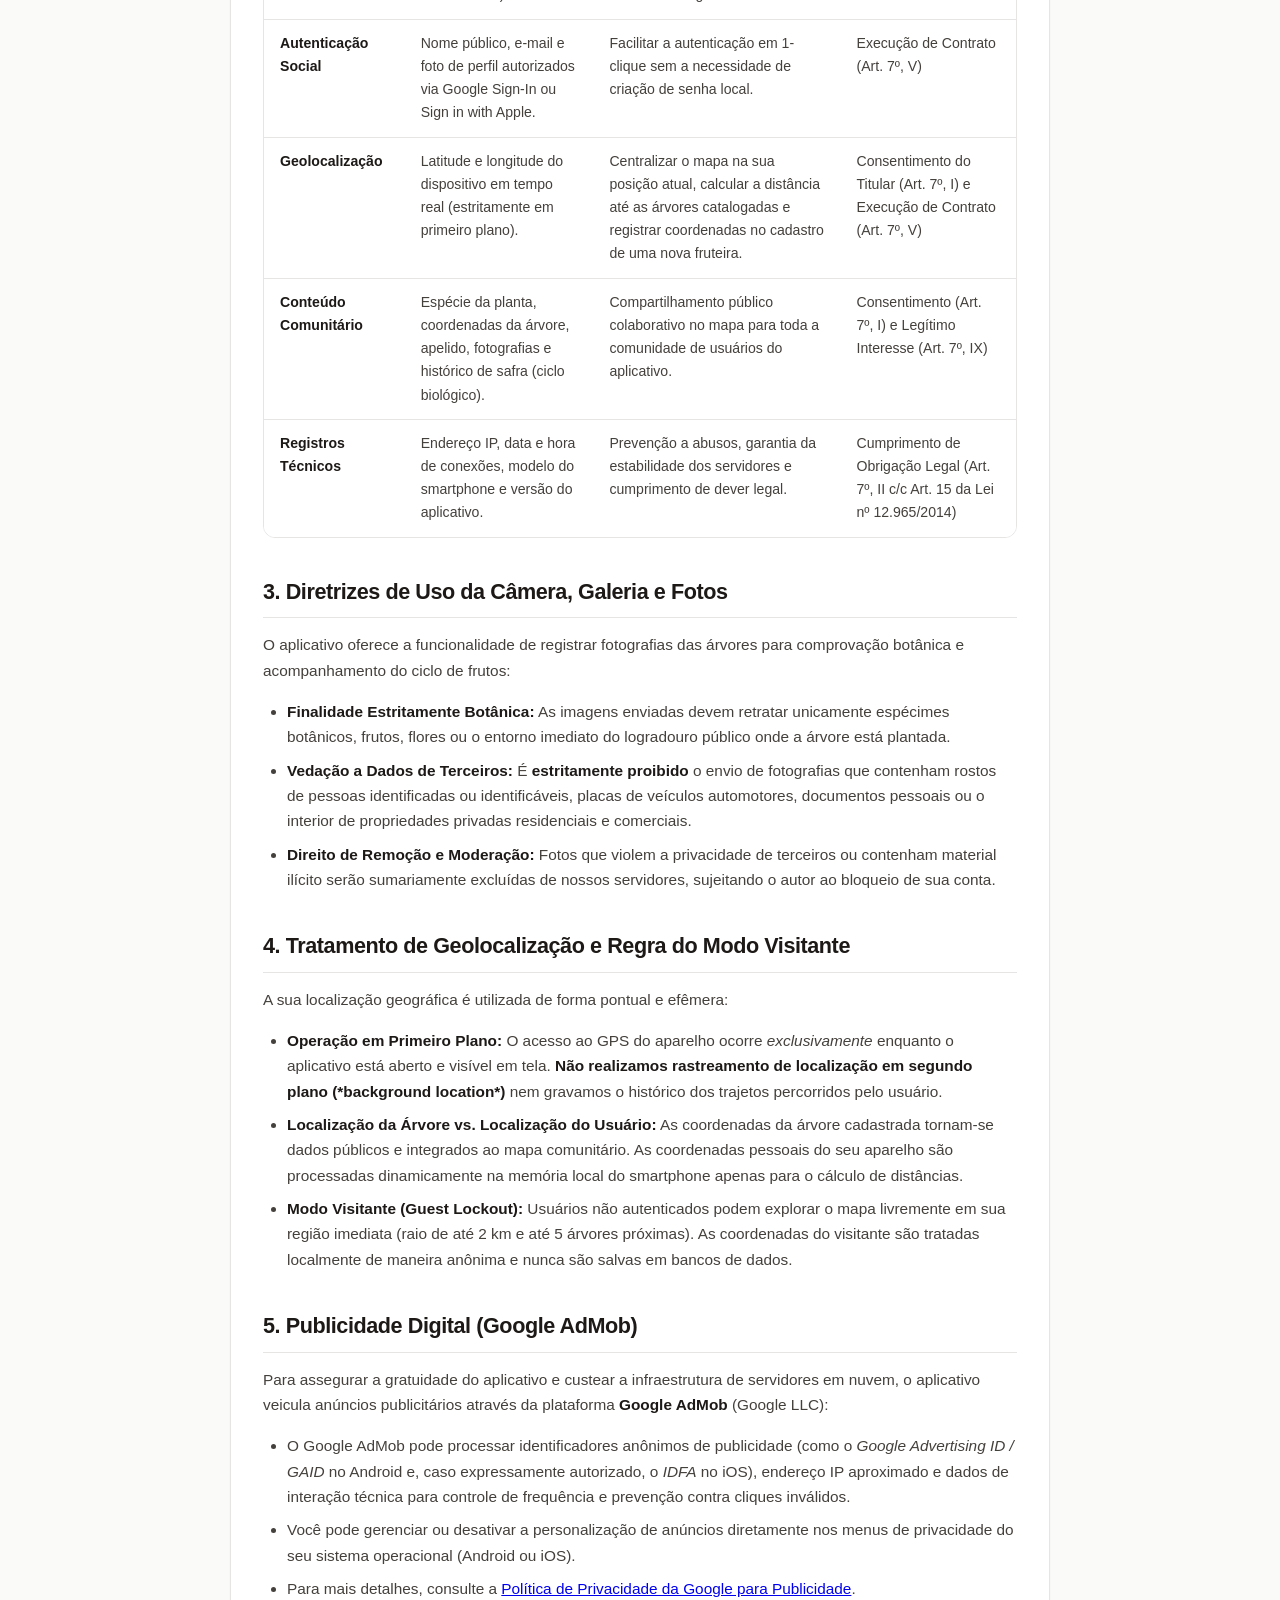
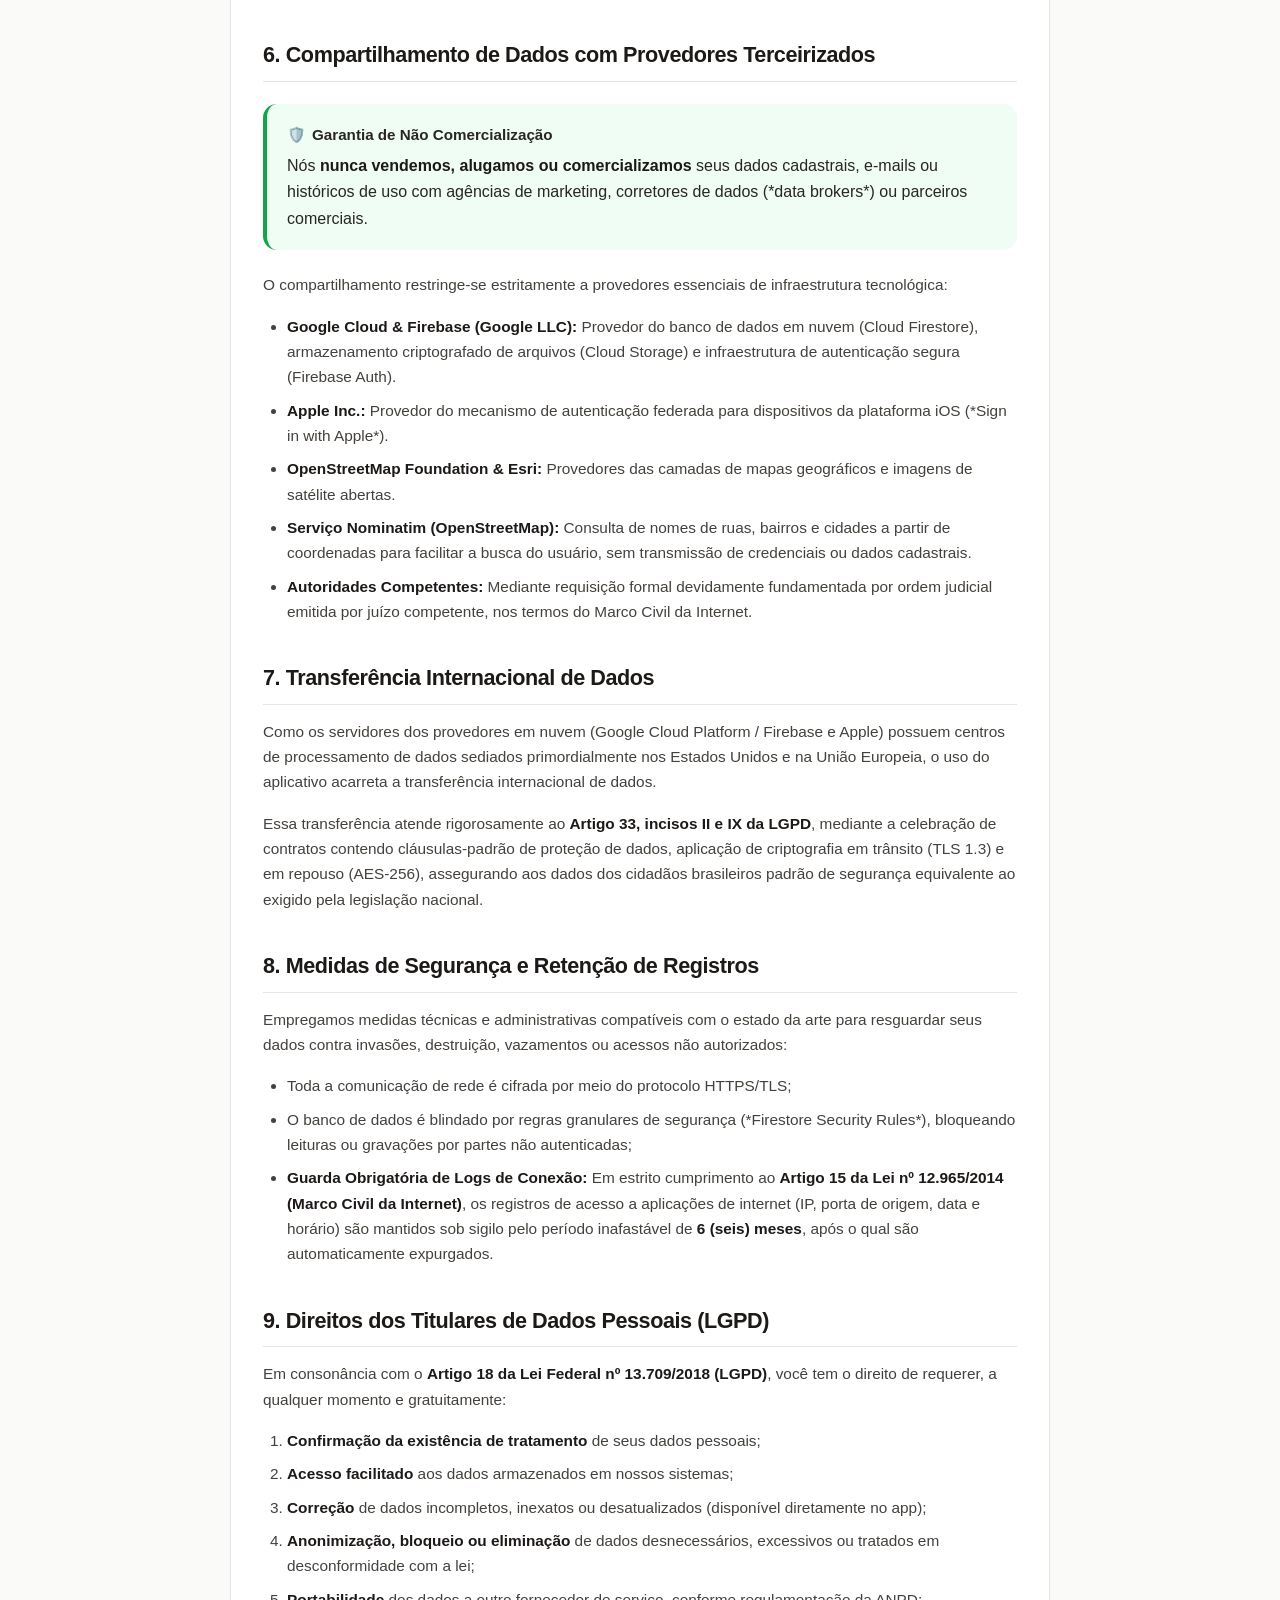
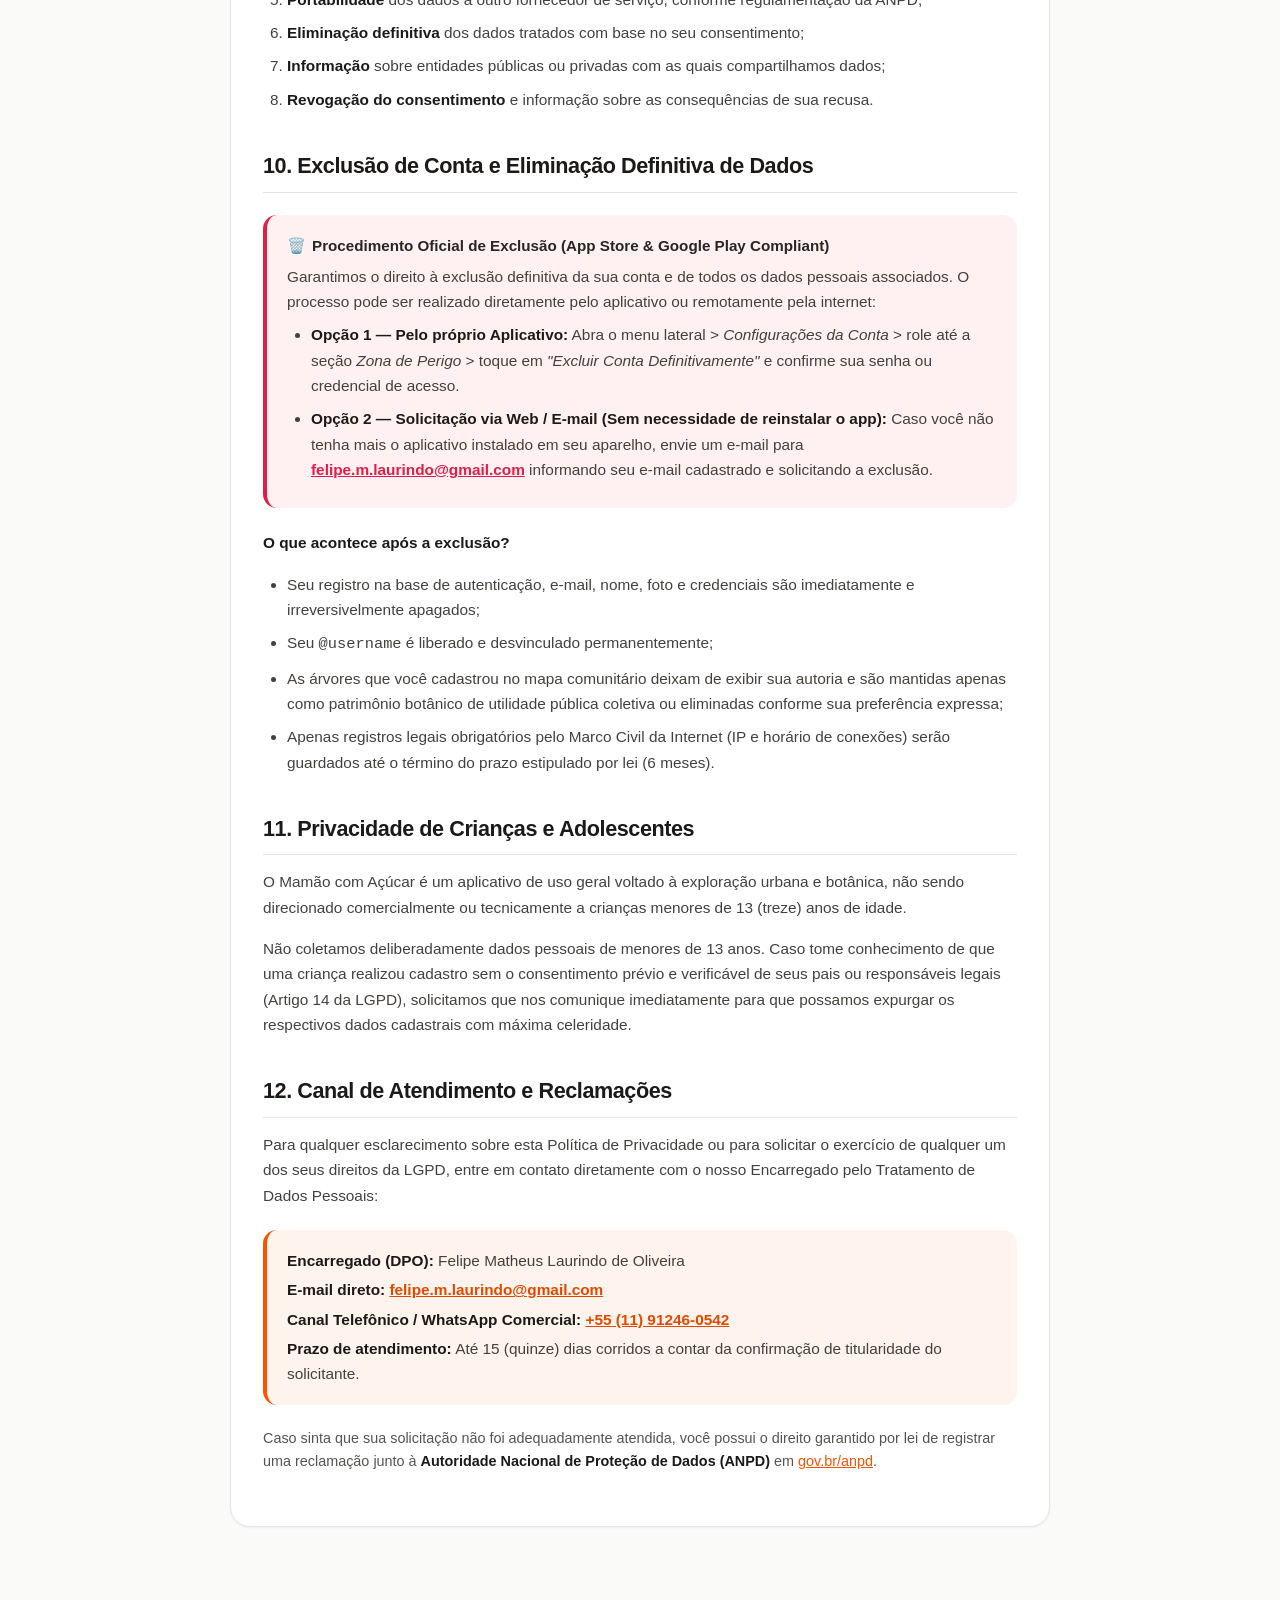
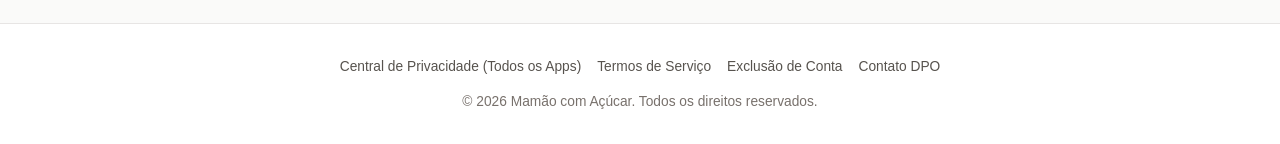
<file: mamao-com-acucar/index.html>
<!DOCTYPE html>
<html lang="pt-BR">
<head>
  <meta charset="UTF-8">
  <meta name="viewport" content="width=device-width, initial-scale=1.0">
  <title>Política de Privacidade — Mamão com Açúcar</title>
  <meta name="description" content="Política de Privacidade e Proteção de Dados Pessoais (LGPD) do aplicativo Mamão com Açúcar.">
  <link rel="stylesheet" href="../assets/style.css">
  <link rel="icon" type="image/png" href="../assets/mascot.png">
</head>
<body>

  <!-- Barra de Navegação -->
  <header class="site-header">
    <div class="header-container">
      <a href="../privacidade.html" class="brand-link">
        <img src="../assets/mascot.png" alt="Mascote" class="brand-img">
        <span>Mamão com Açúcar</span>
      </a>
      <nav class="header-nav">
        <a href="../privacidade.html" class="nav-link">← Central de Privacidade</a>
        <a href="./index.html" class="nav-link active">Privacidade</a>
        <a href="./termos.html" class="nav-link">Termos de Uso</a>
        <a href="#exclusao" class="nav-link">Exclusão de Dados</a>
      </nav>
    </div>
  </header>

  <!-- Conteúdo Principal -->
  <main class="main-content">

    <article class="policy-card">

      <!-- Cabeçalho do Documento -->
      <div style="margin-bottom: 24px;">
        <div class="hero-tag" style="margin-bottom: 12px;">Conformidade LGPD & Lojas de Apps</div>
        <h1 style="font-size: 1.85rem; font-weight: 800; color: var(--stone-950); letter-spacing: -0.02em; margin-bottom: 8px;">
          Política de Privacidade e Proteção de Dados
        </h1>
        <p style="font-size: 0.88rem; color: var(--stone-500); font-weight: 500;">
          Última atualização: 09 de novembro de 2026 • Versão do Aplicativo: 2.0+
        </p>
      </div>

      <div class="hero-badges" style="margin-bottom: 24px;">
        <span class="badge badge-green">✓ Lei Federal nº 13.709/2018 (LGPD)</span>
        <span class="badge badge-green">✓ Marco Civil da Internet (Lei nº 12.965/2014)</span>
        <span class="badge badge-orange">Google Play Data Safety</span>
        <span class="badge badge-orange">Apple App Store Guideline 5.1</span>
      </div>

      <p>
        A sua privacidade e a segurança das suas informações pessoais são prioridades para nós. Esta Política de Privacidade ("Política") esclarece com total transparência como o aplicativo <strong>Mamão com Açúcar</strong> coleta, utiliza, armazena, compartilha e descarta dados pessoais de usuários cadastrados e visitantes.
      </p>

      <!-- Sumário Navegável -->
      <nav class="toc-box" aria-label="Sumário da Política">
        <div class="toc-title">
          <span>📑</span> Sumário Rápido
        </div>
        <ul class="toc-list">
          <li><a href="#controlador" class="toc-link">1. Controlador e Encarregado (DPO)</a></li>
          <li><a href="#dados-coletados" class="toc-link">2. Dados Coletados e Finalidades</a></li>
          <li><a href="#camera-fotos" class="toc-link">3. Fotos, Câmera e Imagens</a></li>
          <li><a href="#geolocalizacao" class="toc-link">4. Localização (GPS) e Modo Visitante</a></li>
          <li><a href="#anuncios" class="toc-link">5. Publicidade (Google AdMob)</a></li>
          <li><a href="#compartilhamento" class="toc-link">6. Compartilhamento de Dados</a></li>
          <li><a href="#transferencia" class="toc-link">7. Transferência Internacional</a></li>
          <li><a href="#seguranca" class="toc-link">8. Segurança e Guarda de Logs</a></li>
          <li><a href="#direitos" class="toc-link">9. Seus Direitos como Titular</a></li>
          <li><a href="#exclusao" class="toc-link" style="color: var(--color-rose); font-weight: 700;">10. Exclusão de Conta e Dados</a></li>
          <li><a href="#menores" class="toc-link">11. Crianças e Adolescentes</a></li>
          <li><a href="#contato" class="toc-link">12. Canal de Atendimento</a></li>
        </ul>
      </nav>

      <!-- 1. Controlador -->
      <section id="controlador">
        <h2>1. Identificação do Controlador e do Encarregado (DPO)</h2>
        <p>
          Para os efeitos do <strong>Artigo 5º, inciso VI da LGPD</strong>, o controlador responsável pelas decisões e tratamento de dados pessoais no âmbito do aplicativo Mamão com Açúcar é o desenvolvedor responsável pela plataforma.
        </p>
        <ul>
          <li><strong>Desenvolvedor / Controlador Responsável:</strong> Felipe Matheus Laurindo de Oliveira</li>
          <li><strong>E-mail institucional de contato:</strong> <a href="mailto:felipe.m.laurindo@gmail.com">felipe.m.laurindo@gmail.com</a></li>
          <li><strong>Canal Telefônico / WhatsApp Comercial:</strong> <a href="https://wa.me/5511912460542" target="_blank" rel="noopener noreferrer">+55 (11) 91246-0542</a></li>
          <li><strong>Encarregado pelo Tratamento de Dados Pessoais (DPO):</strong> Felipe Matheus Laurindo de Oliveira</li>
          <li><strong>Canal exclusivo para solicitações de privacidade:</strong> <a href="mailto:felipe.m.laurindo@gmail.com?subject=Privacidade%20Mam%C3%A3o%20com%20A%C3%A7%C3%BAcar">felipe.m.laurindo@gmail.com</a></li>
        </ul>
      </section>

      <!-- 2. Dados Coletados -->
      <section id="dados-coletados">
        <h2>2. Dados Coletados, Finalidades e Bases Legais</h2>
        <p>
          Coletamos exclusivamente as informações estritamente indispensáveis para o fornecimento seguro e funcional dos serviços, em conformidade com o <em>princípio da necessidade e minimização de dados</em> (Artigo 6º, III da LGPD).
        </p>

        <div class="table-responsive">
          <table class="legal-table">
            <thead>
              <tr>
                <th>Categoria</th>
                <th>Dados Tratados</th>
                <th>Finalidade</th>
                <th>Base Legal (LGPD)</th>
              </tr>
            </thead>
            <tbody>
              <tr>
                <td><strong>Cadastro e Conta</strong></td>
                <td>Nome de exibição, e-mail, identificador único (<code>@username</code>) e identificador único de autenticação (UID).</td>
                <td>Criar e autenticar sua conta, evitar contas duplicadas, viabilizar a recuperação de acesso e creditar as marcações de fruteiras ao seu perfil público.</td>
                <td>Execução de Contrato / Termos de Uso (Art. 7º, V)</td>
              </tr>
              <tr>
                <td><strong>Credenciais</strong></td>
                <td>Senha protegida por algoritmo de dispersão (<em>hash</em> criptográfico unidirecional).</td>
                <td>Garantir que apenas você possa acessar sua conta. Não possuímos acesso à sua senha em formato legível.</td>
                <td>Execução de Contrato (Art. 7º, V)</td>
              </tr>
              <tr>
                <td><strong>Autenticação Social</strong></td>
                <td>Nome público, e-mail e foto de perfil autorizados via Google Sign-In ou Sign in with Apple.</td>
                <td>Facilitar a autenticação em 1-clique sem a necessidade de criação de senha local.</td>
                <td>Execução de Contrato (Art. 7º, V)</td>
              </tr>
              <tr>
                <td><strong>Geolocalização</strong></td>
                <td>Latitude e longitude do dispositivo em tempo real (estritamente em primeiro plano).</td>
                <td>Centralizar o mapa na sua posição atual, calcular a distância até as árvores catalogadas e registrar coordenadas no cadastro de uma nova fruteira.</td>
                <td>Consentimento do Titular (Art. 7º, I) e Execução de Contrato (Art. 7º, V)</td>
              </tr>
              <tr>
                <td><strong>Conteúdo Comunitário</strong></td>
                <td>Espécie da planta, coordenadas da árvore, apelido, fotografias e histórico de safra (ciclo biológico).</td>
                <td>Compartilhamento público colaborativo no mapa para toda a comunidade de usuários do aplicativo.</td>
                <td>Consentimento (Art. 7º, I) e Legítimo Interesse (Art. 7º, IX)</td>
              </tr>
              <tr>
                <td><strong>Registros Técnicos</strong></td>
                <td>Endereço IP, data e hora de conexões, modelo do smartphone e versão do aplicativo.</td>
                <td>Prevenção a abusos, garantia da estabilidade dos servidores e cumprimento de dever legal.</td>
                <td>Cumprimento de Obrigação Legal (Art. 7º, II c/c Art. 15 da Lei nº 12.965/2014)</td>
              </tr>
            </tbody>
          </table>
        </div>
      </section>

      <!-- 3. Fotos e Câmera -->
      <section id="camera-fotos">
        <h2>3. Diretrizes de Uso da Câmera, Galeria e Fotos</h2>
        <p>
          O aplicativo oferece a funcionalidade de registrar fotografias das árvores para comprovação botânica e acompanhamento do ciclo de frutos:
        </p>
        <ul>
          <li><strong>Finalidade Estritamente Botânica:</strong> As imagens enviadas devem retratar unicamente espécimes botânicos, frutos, flores ou o entorno imediato do logradouro público onde a árvore está plantada.</li>
          <li><strong>Vedação a Dados de Terceiros:</strong> É <strong>estritamente proibido</strong> o envio de fotografias que contenham rostos de pessoas identificadas ou identificáveis, placas de veículos automotores, documentos pessoais ou o interior de propriedades privadas residenciais e comerciais.</li>
          <li><strong>Direito de Remoção e Moderação:</strong> Fotos que violem a privacidade de terceiros ou contenham material ilícito serão sumariamente excluídas de nossos servidores, sujeitando o autor ao bloqueio de sua conta.</li>
        </ul>
      </section>

      <!-- 4. Geolocalização -->
      <section id="geolocalizacao">
        <h2>4. Tratamento de Geolocalização e Regra do Modo Visitante</h2>
        <p>
          A sua localização geográfica é utilizada de forma pontual e efêmera:
        </p>
        <ul>
          <li><strong>Operação em Primeiro Plano:</strong> O acesso ao GPS do aparelho ocorre <em>exclusivamente</em> enquanto o aplicativo está aberto e visível em tela. <strong>Não realizamos rastreamento de localização em segundo plano (*background location*)</strong> nem gravamos o histórico dos trajetos percorridos pelo usuário.</li>
          <li><strong>Localização da Árvore vs. Localização do Usuário:</strong> As coordenadas da árvore cadastrada tornam-se dados públicos e integrados ao mapa comunitário. As coordenadas pessoais do seu aparelho são processadas dinamicamente na memória local do smartphone apenas para o cálculo de distâncias.</li>
          <li><strong>Modo Visitante (Guest Lockout):</strong> Usuários não autenticados podem explorar o mapa livremente em sua região imediata (raio de até 2 km e até 5 árvores próximas). As coordenadas do visitante são tratadas localmente de maneira anônima e nunca são salvas em bancos de dados.</li>
        </ul>
      </section>

      <!-- 5. Publicidade AdMob -->
      <section id="anuncios">
        <h2>5. Publicidade Digital (Google AdMob)</h2>
        <p>
          Para assegurar a gratuidade do aplicativo e custear a infraestrutura de servidores em nuvem, o aplicativo veicula anúncios publicitários através da plataforma <strong>Google AdMob</strong> (Google LLC):
        </p>
        <ul>
          <li>O Google AdMob pode processar identificadores anônimos de publicidade (como o <em>Google Advertising ID / GAID</em> no Android e, caso expressamente autorizado, o <em>IDFA</em> no iOS), endereço IP aproximado e dados de interação técnica para controle de frequência e prevenção contra cliques inválidos.</li>
          <li>Você pode gerenciar ou desativar a personalização de anúncios diretamente nos menus de privacidade do seu sistema operacional (Android ou iOS).</li>
          <li>Para mais detalhes, consulte a <a href="https://policies.google.com/technologies/ads" target="_blank" rel="noopener noreferrer">Política de Privacidade da Google para Publicidade</a>.</li>
        </ul>
      </section>

      <!-- 6. Compartilhamento -->
      <section id="compartilhamento">
        <h2>6. Compartilhamento de Dados com Provedores Terceirizados</h2>
        <div class="callout callout-green">
          <div class="callout-title">
            <span>🛡️</span> Garantia de Não Comercialização
          </div>
          Nós <strong>nunca vendemos, alugamos ou comercializamos</strong> seus dados cadastrais, e-mails ou históricos de uso com agências de marketing, corretores de dados (*data brokers*) ou parceiros comerciais.
        </div>
        <p>O compartilhamento restringe-se estritamente a provedores essenciais de infraestrutura tecnológica:</p>
        <ul>
          <li><strong>Google Cloud & Firebase (Google LLC):</strong> Provedor do banco de dados em nuvem (Cloud Firestore), armazenamento criptografado de arquivos (Cloud Storage) e infraestrutura de autenticação segura (Firebase Auth).</li>
          <li><strong>Apple Inc.:</strong> Provedor do mecanismo de autenticação federada para dispositivos da plataforma iOS (*Sign in with Apple*).</li>
          <li><strong>OpenStreetMap Foundation & Esri:</strong> Provedores das camadas de mapas geográficos e imagens de satélite abertas.</li>
          <li><strong>Serviço Nominatim (OpenStreetMap):</strong> Consulta de nomes de ruas, bairros e cidades a partir de coordenadas para facilitar a busca do usuário, sem transmissão de credenciais ou dados cadastrais.</li>
          <li><strong>Autoridades Competentes:</strong> Mediante requisição formal devidamente fundamentada por ordem judicial emitida por juízo competente, nos termos do Marco Civil da Internet.</li>
        </ul>
      </section>

      <!-- 7. Transferência Internacional -->
      <section id="transferencia">
        <h2>7. Transferência Internacional de Dados</h2>
        <p>
          Como os servidores dos provedores em nuvem (Google Cloud Platform / Firebase e Apple) possuem centros de processamento de dados sediados primordialmente nos Estados Unidos e na União Europeia, o uso do aplicativo acarreta a transferência internacional de dados.
        </p>
        <p>
          Essa transferência atende rigorosamente ao <strong>Artigo 33, incisos II e IX da LGPD</strong>, mediante a celebração de contratos contendo cláusulas-padrão de proteção de dados, aplicação de criptografia em trânsito (TLS 1.3) e em repouso (AES-256), assegurando aos dados dos cidadãos brasileiros padrão de segurança equivalente ao exigido pela legislação nacional.
        </p>
      </section>

      <!-- 8. Segurança e Logs -->
      <section id="seguranca">
        <h2>8. Medidas de Segurança e Retenção de Registros</h2>
        <p>
          Empregamos medidas técnicas e administrativas compatíveis com o estado da arte para resguardar seus dados contra invasões, destruição, vazamentos ou acessos não autorizados:
        </p>
        <ul>
          <li>Toda a comunicação de rede é cifrada por meio do protocolo HTTPS/TLS;</li>
          <li>O banco de dados é blindado por regras granulares de segurança (*Firestore Security Rules*), bloqueando leituras ou gravações por partes não autenticadas;</li>
          <li><strong>Guarda Obrigatória de Logs de Conexão:</strong> Em estrito cumprimento ao <strong>Artigo 15 da Lei nº 12.965/2014 (Marco Civil da Internet)</strong>, os registros de acesso a aplicações de internet (IP, porta de origem, data e horário) são mantidos sob sigilo pelo período inafastável de <strong>6 (seis) meses</strong>, após o qual são automaticamente expurgados.</li>
        </ul>
      </section>

      <!-- 9. Direitos do Titular -->
      <section id="direitos">
        <h2>9. Direitos dos Titulares de Dados Pessoais (LGPD)</h2>
        <p>
          Em consonância com o <strong>Artigo 18 da Lei Federal nº 13.709/2018 (LGPD)</strong>, você tem o direito de requerer, a qualquer momento e gratuitamente:
        </p>
        <ol>
          <li><strong>Confirmação da existência de tratamento</strong> de seus dados pessoais;</li>
          <li><strong>Acesso facilitado</strong> aos dados armazenados em nossos sistemas;</li>
          <li><strong>Correção</strong> de dados incompletos, inexatos ou desatualizados (disponível diretamente no app);</li>
          <li><strong>Anonimização, bloqueio ou eliminação</strong> de dados desnecessários, excessivos ou tratados em desconformidade com a lei;</li>
          <li><strong>Portabilidade</strong> dos dados a outro fornecedor de serviço, conforme regulamentação da ANPD;</li>
          <li><strong>Eliminação definitiva</strong> dos dados tratados com base no seu consentimento;</li>
          <li><strong>Informação</strong> sobre entidades públicas ou privadas com as quais compartilhamos dados;</li>
          <li><strong>Revogação do consentimento</strong> e informação sobre as consequências de sua recusa.</li>
        </ol>
      </section>

      <!-- 10. Exclusão de Conta e Dados (Âncora Obrigatória) -->
      <section id="exclusao">
        <h2>10. Exclusão de Conta e Eliminação Definitiva de Dados</h2>
        <div class="callout callout-rose">
          <div class="callout-title">
            <span>🗑️</span> Procedimento Oficial de Exclusão (App Store & Google Play Compliant)
          </div>
          <p style="margin-bottom: 8px;">
            Garantimos o direito à exclusão definitiva da sua conta e de todos os dados pessoais associados. O processo pode ser realizado diretamente pelo aplicativo ou remotamente pela internet:
          </p>
          <ul style="margin-bottom: 0;">
            <li><strong>Opção 1 — Pelo próprio Aplicativo:</strong> Abra o menu lateral > <em>Configurações da Conta</em> > role até a seção <em>Zona de Perigo</em> > toque em <em>"Excluir Conta Definitivamente"</em> e confirme sua senha ou credencial de acesso.</li>
            <li><strong>Opção 2 — Solicitação via Web / E-mail (Sem necessidade de reinstalar o app):</strong> Caso você não tenha mais o aplicativo instalado em seu aparelho, envie um e-mail para <a href="mailto:felipe.m.laurindo@gmail.com?subject=Solicita%C3%A7%C3%A3o%20de%20Exclus%C3%A3o%20de%20Conta%20-%20Mam%C3%A3o%20com%20A%C3%A7%C3%BAcar&body=Ol%C3%A1,%20gostaria%20de%20solicitar%20a%20exclus%C3%A3o%20definitiva%20da%20minha%20conta%20e%20de%20todos%20os%20meus%20dados%20associados%20ao%20aplicativo%20Mam%C3%A3o%20com%20A%C3%A7%C3%BAcar.%0D%0A%0D%0AMeu%20e-mail%20cadastrado:%20%0D%0AMeu%20@username%20(se%20lembrar):%20" style="color: var(--color-rose); font-weight: 700; text-decoration: underline;">felipe.m.laurindo@gmail.com</a> informando seu e-mail cadastrado e solicitando a exclusão.</li>
          </ul>
        </div>
        <p>
          <strong>O que acontece após a exclusão?</strong>
        </p>
        <ul>
          <li>Seu registro na base de autenticação, e-mail, nome, foto e credenciais são imediatamente e irreversivelmente apagados;</li>
          <li>Seu <code>@username</code> é liberado e desvinculado permanentemente;</li>
          <li>As árvores que você cadastrou no mapa comunitário deixam de exibir sua autoria e são mantidas apenas como patrimônio botânico de utilidade pública coletiva ou eliminadas conforme sua preferência expressa;</li>
          <li>Apenas registros legais obrigatórios pelo Marco Civil da Internet (IP e horário de conexões) serão guardados até o término do prazo estipulado por lei (6 meses).</li>
        </ul>
      </section>

      <!-- 11. Menores de Idade -->
      <section id="menores">
        <h2>11. Privacidade de Crianças e Adolescentes</h2>
        <p>
          O Mamão com Açúcar é um aplicativo de uso geral voltado à exploração urbana e botânica, não sendo direcionado comercialmente ou tecnicamente a crianças menores de 13 (treze) anos de idade.
        </p>
        <p>
          Não coletamos deliberadamente dados pessoais de menores de 13 anos. Caso tome conhecimento de que uma criança realizou cadastro sem o consentimento prévio e verificável de seus pais ou responsáveis legais (Artigo 14 da LGPD), solicitamos que nos comunique imediatamente para que possamos expurgar os respectivos dados cadastrais com máxima celeridade.
        </p>
      </section>

      <!-- 12. Contato e ANPD -->
      <section id="contato">
        <h2>12. Canal de Atendimento e Reclamações</h2>
        <p>
          Para qualquer esclarecimento sobre esta Política de Privacidade ou para solicitar o exercício de qualquer um dos seus direitos da LGPD, entre em contato diretamente com o nosso Encarregado pelo Tratamento de Dados Pessoais:
        </p>
        <div class="callout callout-orange">
          <p style="margin-bottom: 4px;"><strong>Encarregado (DPO):</strong> Felipe Matheus Laurindo de Oliveira</p>
          <p style="margin-bottom: 4px;"><strong>E-mail direto:</strong> <a href="mailto:felipe.m.laurindo@gmail.com?subject=Privacidade%20Mam%C3%A3o%20com%20A%C3%A7%C3%BAcar" style="color: var(--color-brand-dark); font-weight: 700; text-decoration: underline;">felipe.m.laurindo@gmail.com</a></p>
          <p style="margin-bottom: 4px;"><strong>Canal Telefônico / WhatsApp Comercial:</strong> <a href="https://wa.me/5511912460542" target="_blank" rel="noopener noreferrer" style="color: var(--color-brand-dark); font-weight: 700; text-decoration: underline;">+55 (11) 91246-0542</a></p>
          <p style="margin-bottom: 0;"><strong>Prazo de atendimento:</strong> Até 15 (quinze) dias corridos a contar da confirmação de titularidade do solicitante.</p>
        </div>
        <p style="font-size: 0.9rem; color: var(--stone-600); margin-top: 14px;">
          Caso sinta que sua solicitação não foi adequadamente atendida, você possui o direito garantido por lei de registrar uma reclamação junto à <strong>Autoridade Nacional de Proteção de Dados (ANPD)</strong> em <a href="https://www.gov.br/anpd" target="_blank" rel="noopener noreferrer" style="color: var(--color-brand); text-decoration: underline;">gov.br/anpd</a>.
        </p>
      </section>

    </article>

  </main>

  <!-- Rodapé -->
  <footer class="site-footer">
    <div class="footer-container">
      <div class="footer-links">
        <a href="../privacidade.html" class="footer-link">Central de Privacidade (Todos os Apps)</a>
        <a href="./termos.html" class="footer-link">Termos de Serviço</a>
        <a href="#exclusao" class="footer-link">Exclusão de Conta</a>
        <a href="#contato" class="footer-link">Contato DPO</a>
      </div>
      <div>
        © 2026 Mamão com Açúcar. Todos os direitos reservados.
      </div>
    </div>
  </footer>

</body>
</html>
</file>
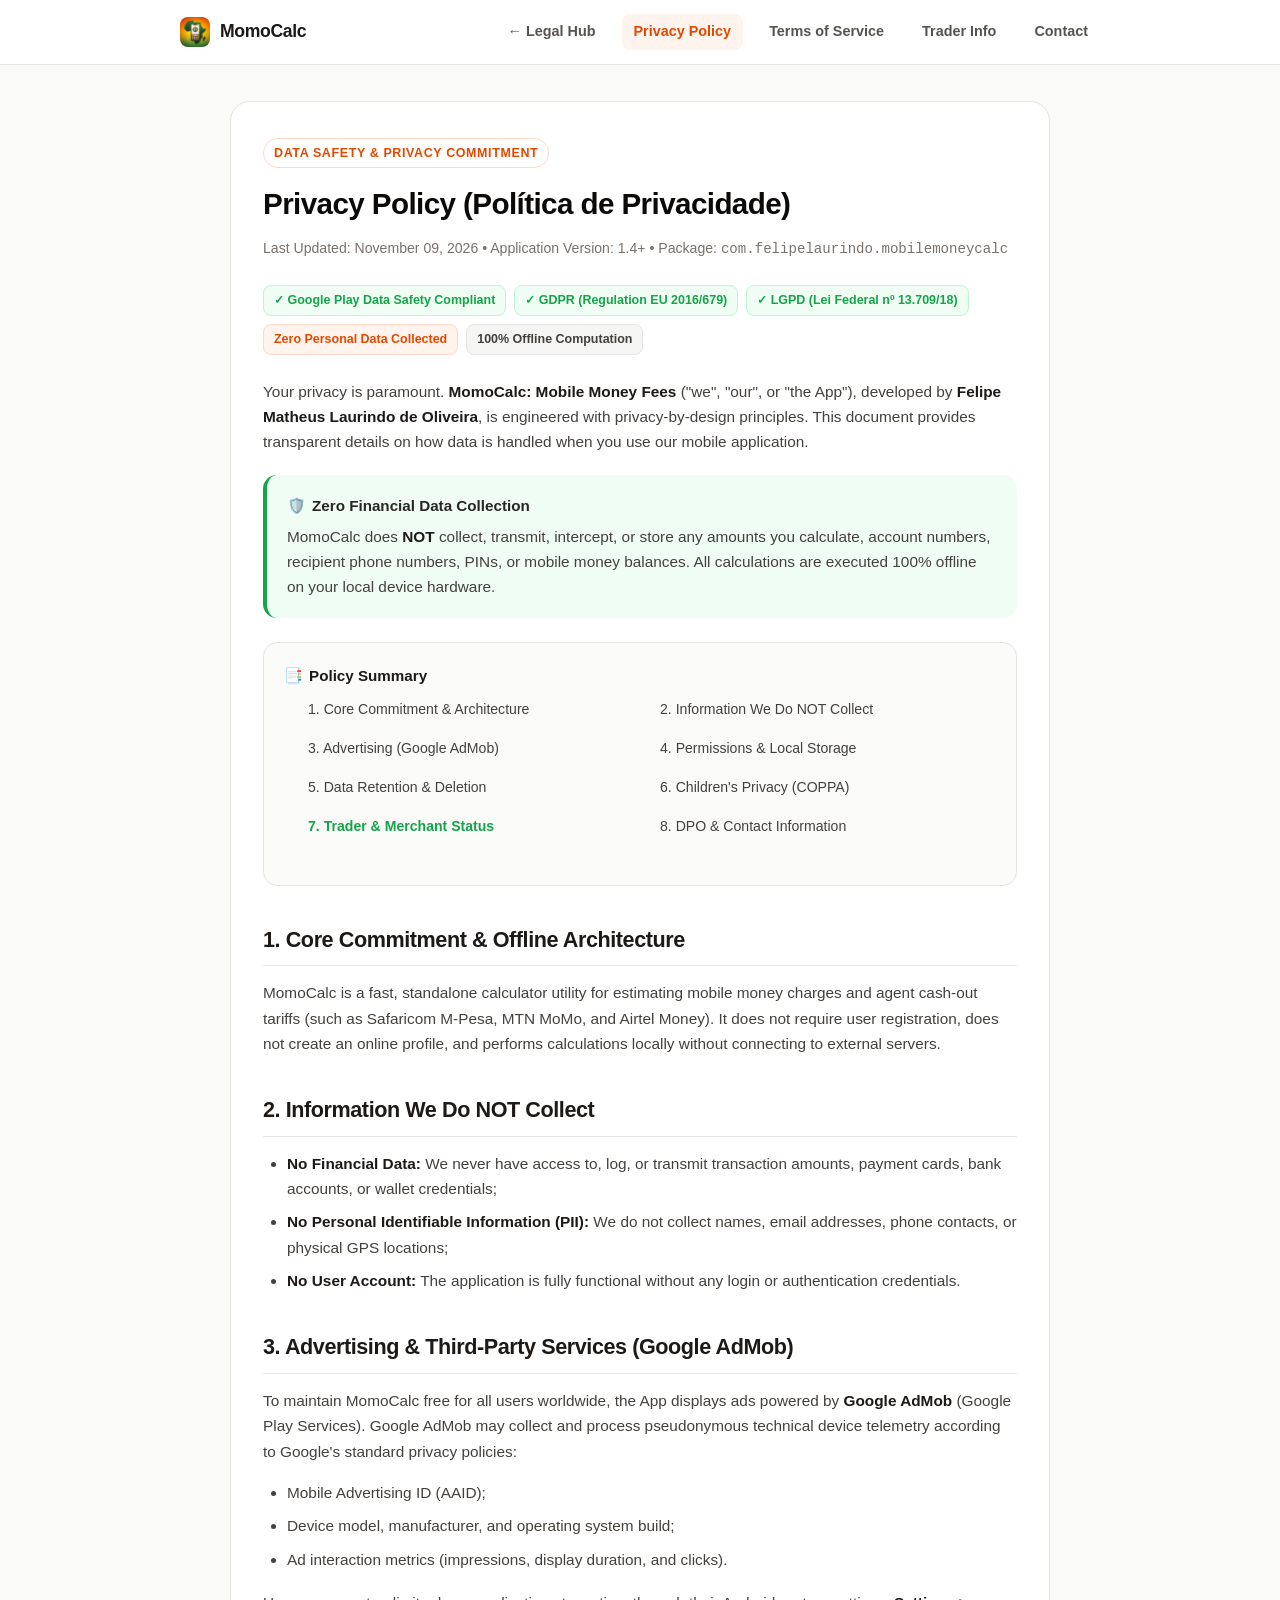
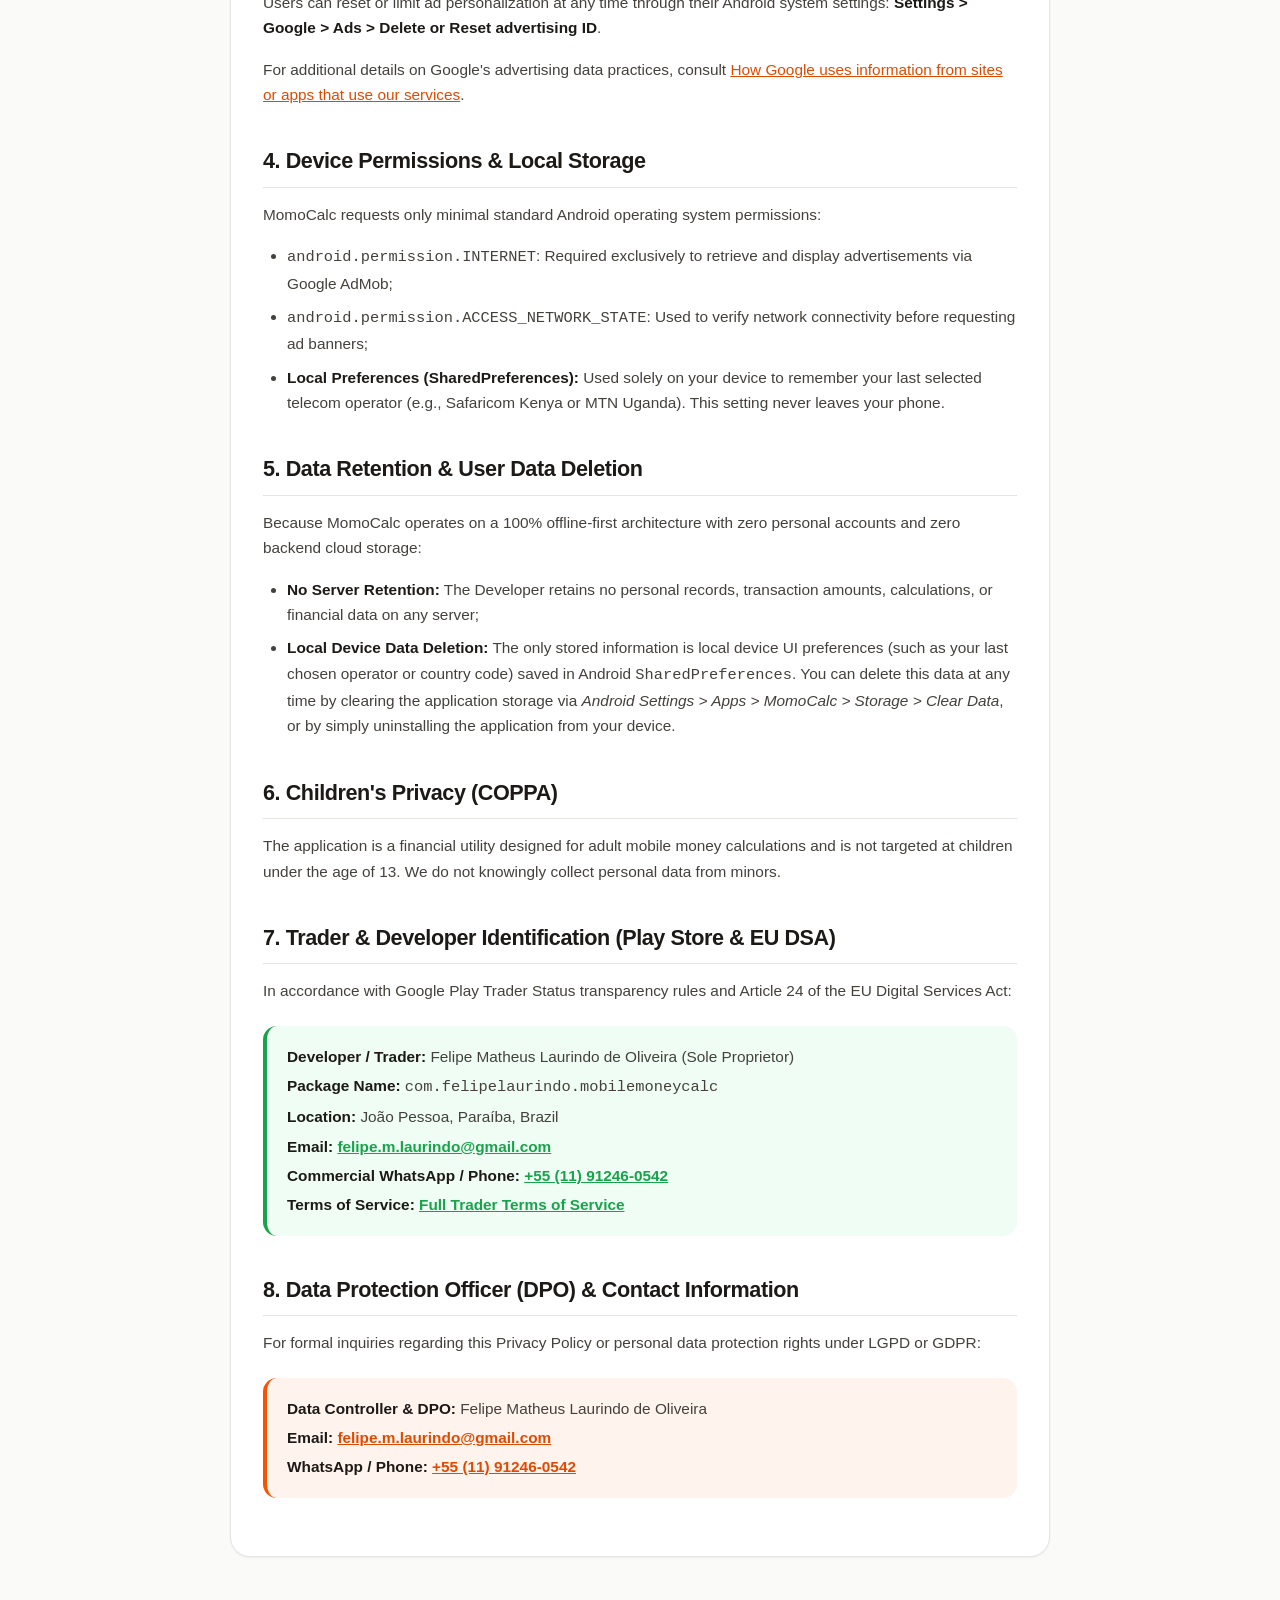
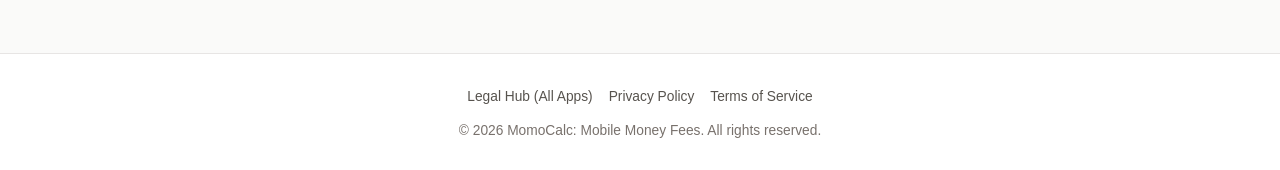
<file: momocalc/index.html>
<!DOCTYPE html>
<html lang="en">
<head>
  <meta charset="UTF-8">
  <meta name="viewport" content="width=device-width, initial-scale=1.0">
  <title>Privacy Policy — MomoCalc: Mobile Money Fees</title>
  <meta name="description" content="Privacy Policy for MomoCalc: Mobile Money Fees Android app. 100% offline calculations, zero personal data collection, GDPR & LGPD compliant.">
  <link rel="stylesheet" href="../assets/style.css">
  <link rel="icon" type="image/png" href="../assets/momocalc-icon.png">
</head>
<body>

  <!-- Site Header -->
  <header class="site-header">
    <div class="header-container">
      <a href="../privacidade.html" class="brand-link">
        <img src="../assets/momocalc-icon.png" alt="MomoCalc Logo" class="brand-img" style="border-radius: 8px;">
        <span>MomoCalc</span>
      </a>
      <nav class="header-nav">
        <a href="../privacidade.html" class="nav-link">← Legal Hub</a>
        <a href="./index.html" class="nav-link active">Privacy Policy</a>
        <a href="./termos.html" class="nav-link">Terms of Service</a>
        <a href="#trader" class="nav-link">Trader Info</a>
        <a href="#dpo" class="nav-link">Contact</a>
      </nav>
    </div>
  </header>

  <!-- Main Content -->
  <main class="main-content">

    <article class="policy-card">

      <!-- Header -->
      <div style="margin-bottom: 24px;">
        <div class="hero-tag" style="margin-bottom: 12px;">Data Safety &amp; Privacy Commitment</div>
        <h1 style="font-size: 1.85rem; font-weight: 800; color: var(--stone-950); letter-spacing: -0.02em; margin-bottom: 8px;">
          Privacy Policy (Política de Privacidade)
        </h1>
        <p style="font-size: 0.88rem; color: var(--stone-500); font-weight: 500;">
          Last Updated: November 09, 2026 • Application Version: 1.4+ • Package: <code>com.felipelaurindo.mobilemoneycalc</code>
        </p>
      </div>

      <div class="hero-badges" style="margin-bottom: 24px;">
        <span class="badge badge-green">✓ Google Play Data Safety Compliant</span>
        <span class="badge badge-green">✓ GDPR (Regulation EU 2016/679)</span>
        <span class="badge badge-green">✓ LGPD (Lei Federal nº 13.709/18)</span>
        <span class="badge badge-orange">Zero Personal Data Collected</span>
        <span class="badge">100% Offline Computation</span>
      </div>

      <p>
        Your privacy is paramount. <strong>MomoCalc: Mobile Money Fees</strong> ("we", "our", or "the App"), developed by <strong>Felipe Matheus Laurindo de Oliveira</strong>, is engineered with privacy-by-design principles. This document provides transparent details on how data is handled when you use our mobile application.
      </p>

      <div class="callout callout-green" style="margin: 20px 0;">
        <div class="callout-title">
          <span>🛡️</span> Zero Financial Data Collection
        </div>
        <p style="margin-bottom: 0;">
          MomoCalc does <strong>NOT</strong> collect, transmit, intercept, or store any amounts you calculate, account numbers, recipient phone numbers, PINs, or mobile money balances. All calculations are executed 100% offline on your local device hardware.
        </p>
      </div>

      <!-- TOC -->
      <nav class="toc-box" aria-label="Table of Contents">
        <div class="toc-title">
          <span>📑</span> Policy Summary
        </div>
        <ul class="toc-list">
          <li><a href="#overview" class="toc-link">1. Core Commitment &amp; Architecture</a></li>
          <li><a href="#no-collection" class="toc-link">2. Information We Do NOT Collect</a></li>
          <li><a href="#admob" class="toc-link">3. Advertising (Google AdMob)</a></li>
          <li><a href="#permissions" class="toc-link">4. Permissions &amp; Local Storage</a></li>
          <li><a href="#retention" class="toc-link">5. Data Retention &amp; Deletion</a></li>
          <li><a href="#children" class="toc-link">6. Children's Privacy (COPPA)</a></li>
          <li><a href="#trader" class="toc-link" style="color: var(--color-green); font-weight: 700;">7. Trader &amp; Merchant Status</a></li>
          <li><a href="#dpo" class="toc-link">8. DPO &amp; Contact Information</a></li>
        </ul>
      </nav>

      <!-- 1. Overview -->
      <section id="overview">
        <h2>1. Core Commitment &amp; Offline Architecture</h2>
        <p>
          MomoCalc is a fast, standalone calculator utility for estimating mobile money charges and agent cash-out tariffs (such as Safaricom M-Pesa, MTN MoMo, and Airtel Money). It does not require user registration, does not create an online profile, and performs calculations locally without connecting to external servers.
        </p>
      </section>

      <!-- 2. No Collection -->
      <section id="no-collection">
        <h2>2. Information We Do NOT Collect</h2>
        <ul>
          <li><strong>No Financial Data:</strong> We never have access to, log, or transmit transaction amounts, payment cards, bank accounts, or wallet credentials;</li>
          <li><strong>No Personal Identifiable Information (PII):</strong> We do not collect names, email addresses, phone contacts, or physical GPS locations;</li>
          <li><strong>No User Account:</strong> The application is fully functional without any login or authentication credentials.</li>
        </ul>
      </section>

      <!-- 3. AdMob -->
      <section id="admob">
        <h2>3. Advertising &amp; Third-Party Services (Google AdMob)</h2>
        <p>
          To maintain MomoCalc free for all users worldwide, the App displays ads powered by <strong>Google AdMob</strong> (Google Play Services). Google AdMob may collect and process pseudonymous technical device telemetry according to Google's standard privacy policies:
        </p>
        <ul>
          <li>Mobile Advertising ID (AAID);</li>
          <li>Device model, manufacturer, and operating system build;</li>
          <li>Ad interaction metrics (impressions, display duration, and clicks).</li>
        </ul>
        <p>
          Users can reset or limit ad personalization at any time through their Android system settings: <strong>Settings &gt; Google &gt; Ads &gt; Delete or Reset advertising ID</strong>.
        </p>
        <p>
          For additional details on Google's advertising data practices, consult <a href="https://policies.google.com/technologies/ads" target="_blank" rel="noopener noreferrer" style="color: var(--color-brand-dark); text-decoration: underline;">How Google uses information from sites or apps that use our services</a>.
        </p>
      </section>

      <!-- 4. Permissions -->
      <section id="permissions">
        <h2>4. Device Permissions &amp; Local Storage</h2>
        <p>MomoCalc requests only minimal standard Android operating system permissions:</p>
        <ul>
          <li><code>android.permission.INTERNET</code>: Required exclusively to retrieve and display advertisements via Google AdMob;</li>
          <li><code>android.permission.ACCESS_NETWORK_STATE</code>: Used to verify network connectivity before requesting ad banners;</li>
          <li><strong>Local Preferences (SharedPreferences):</strong> Used solely on your device to remember your last selected telecom operator (e.g., Safaricom Kenya or MTN Uganda). This setting never leaves your phone.</li>
        </ul>
      </section>

      <!-- 5. Data Retention & Deletion -->
      <section id="retention">
        <h2>5. Data Retention &amp; User Data Deletion</h2>
        <p>
          Because MomoCalc operates on a 100% offline-first architecture with zero personal accounts and zero backend cloud storage:
        </p>
        <ul>
          <li><strong>No Server Retention:</strong> The Developer retains no personal records, transaction amounts, calculations, or financial data on any server;</li>
          <li><strong>Local Device Data Deletion:</strong> The only stored information is local device UI preferences (such as your last chosen operator or country code) saved in Android <code>SharedPreferences</code>. You can delete this data at any time by clearing the application storage via <em>Android Settings &gt; Apps &gt; MomoCalc &gt; Storage &gt; Clear Data</em>, or by simply uninstalling the application from your device.</li>
        </ul>
      </section>

      <!-- 6. Children's Privacy -->
      <section id="children">
        <h2>6. Children's Privacy (COPPA)</h2>
        <p>
          The application is a financial utility designed for adult mobile money calculations and is not targeted at children under the age of 13. We do not knowingly collect personal data from minors.
        </p>
      </section>

      <!-- 7. Trader Identification -->
      <section id="trader">
        <h2>7. Trader &amp; Developer Identification (Play Store &amp; EU DSA)</h2>
        <p>
          In accordance with Google Play Trader Status transparency rules and Article 24 of the EU Digital Services Act:
        </p>
        <div class="callout callout-green">
          <ul style="margin-bottom: 0; padding-left: 0; list-style: none;">
            <li style="margin-bottom: 4px;"><strong>Developer / Trader:</strong> Felipe Matheus Laurindo de Oliveira (Sole Proprietor)</li>
            <li style="margin-bottom: 4px;"><strong>Package Name:</strong> <code>com.felipelaurindo.mobilemoneycalc</code></li>
            <li style="margin-bottom: 4px;"><strong>Location:</strong> João Pessoa, Paraíba, Brazil</li>
            <li style="margin-bottom: 4px;"><strong>Email:</strong> <a href="mailto:felipe.m.laurindo@gmail.com" style="color: var(--color-green); font-weight: 700; text-decoration: underline;">felipe.m.laurindo@gmail.com</a></li>
            <li style="margin-bottom: 4px;"><strong>Commercial WhatsApp / Phone:</strong> <a href="https://wa.me/5511912460542" target="_blank" rel="noopener noreferrer" style="color: var(--color-green); font-weight: 700; text-decoration: underline;">+55 (11) 91246-0542</a></li>
            <li style="margin-bottom: 0;"><strong>Terms of Service:</strong> <a href="./termos.html" style="color: var(--color-green); font-weight: 700; text-decoration: underline;">Full Trader Terms of Service</a></li>
          </ul>
        </div>
      </section>

      <!-- 8. DPO & Contact -->
      <section id="dpo">
        <h2>8. Data Protection Officer (DPO) &amp; Contact Information</h2>
        <p>
          For formal inquiries regarding this Privacy Policy or personal data protection rights under LGPD or GDPR:
        </p>

        <div class="callout callout-orange">
          <p style="margin-bottom: 4px;"><strong>Data Controller &amp; DPO:</strong> Felipe Matheus Laurindo de Oliveira</p>
          <p style="margin-bottom: 4px;"><strong>Email:</strong> <a href="mailto:felipe.m.laurindo@gmail.com?subject=MomoCalc%20Privacy%20Request" style="color: var(--color-brand-dark); font-weight: 700; text-decoration: underline;">felipe.m.laurindo@gmail.com</a></p>
          <p style="margin-bottom: 0;"><strong>WhatsApp / Phone:</strong> <a href="https://wa.me/5511912460542" target="_blank" rel="noopener noreferrer" style="color: var(--color-brand-dark); font-weight: 700; text-decoration: underline;">+55 (11) 91246-0542</a></p>
        </div>
      </section>

    </article>

  </main>

  <!-- Site Footer -->
  <footer class="site-footer">
    <div class="footer-container">
      <div class="footer-links">
        <a href="../privacidade.html" class="footer-link">Legal Hub (All Apps)</a>
        <a href="./index.html" class="footer-link">Privacy Policy</a>
        <a href="./termos.html" class="footer-link">Terms of Service</a>
      </div>
      <div>
        © 2026 MomoCalc: Mobile Money Fees. All rights reserved.
      </div>
    </div>
  </footer>

</body>
</html>
</file>
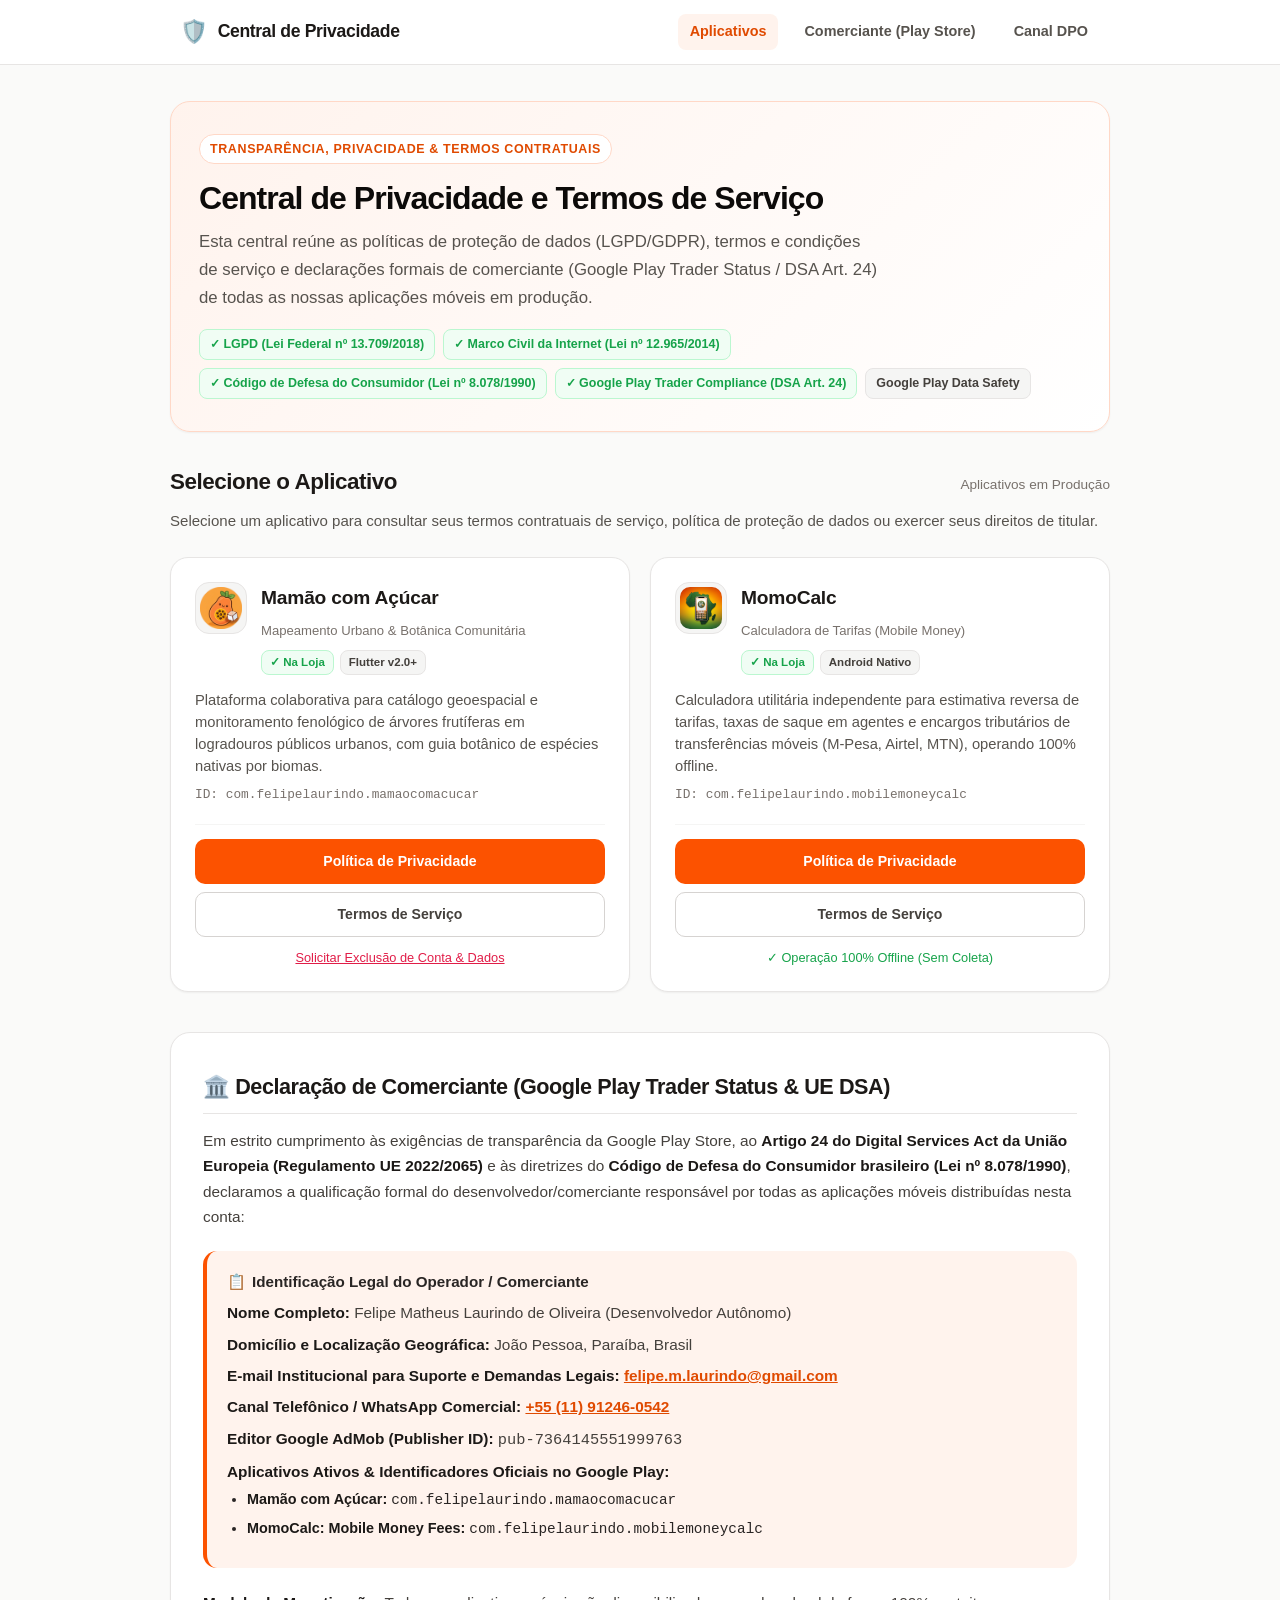
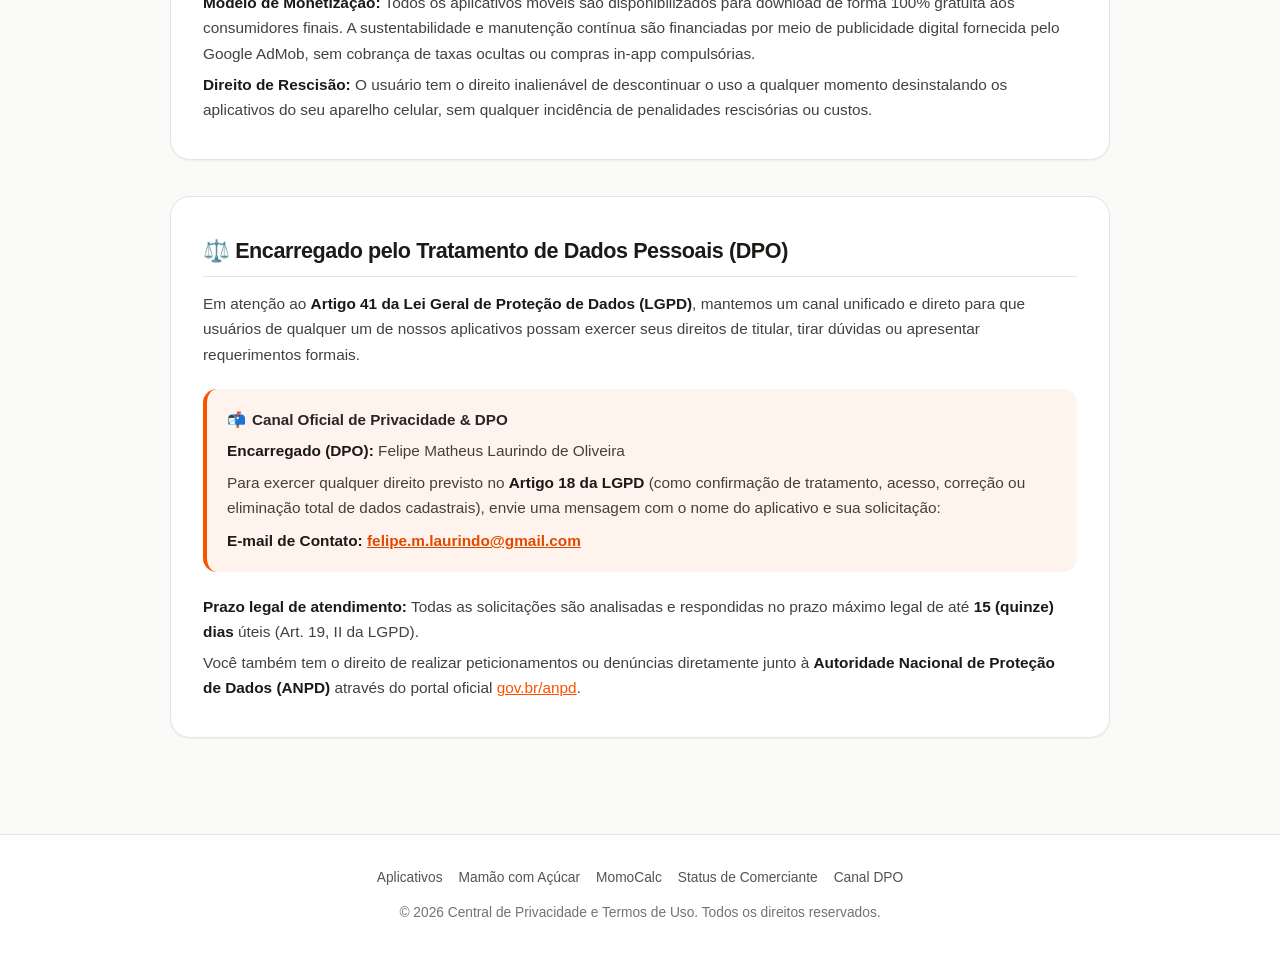
<file: privacidade.html>
<!DOCTYPE html>
<html lang="pt-BR">
<head>
  <meta charset="UTF-8">
  <meta name="viewport" content="width=device-width, initial-scale=1.0">
  <title>Central de Privacidade e Termos de Uso — Aplicativos</title>
  <meta name="description" content="Central unificada de transparência, privacidade e proteção de dados pessoais (LGPD) dos aplicativos desenvolvidos por Felipe Matheus.">
  <link rel="stylesheet" href="./assets/style.css">
  <link rel="icon" href="data:image/svg+xml,<svg xmlns=%22http://www.w3.org/2000/svg%22 viewBox=%220 0 100 100%22><text y=%22.9em%22 font-size=%2290%22>🛡️</text></svg>">
</head>
<body>

  <!-- Barra de Navegação -->
  <header class="site-header">
    <div class="header-container">
      <a href="./privacidade.html" class="brand-link">
        <span class="brand-icon">🛡️</span>
        <span>Central de Privacidade</span>
      </a>
      <nav class="header-nav">
        <a href="#apps" class="nav-link active">Aplicativos</a>
        <a href="#trader-status" class="nav-link">Comerciante (Play Store)</a>
        <a href="#dpo" class="nav-link">Canal DPO</a>
      </nav>
    </div>
  </header>

  <!-- Conteúdo Principal -->
  <main class="main-content hub-container">

    <!-- Seção de Apresentação / Hero -->
    <section class="hero-section">
      <div class="hero-tag">Transparência, Privacidade &amp; Termos Contratuais</div>
      <h1 class="hero-title">Central de Privacidade e Termos de Serviço</h1>
      <p class="hero-description">
        Esta central reúne as políticas de proteção de dados (LGPD/GDPR), termos e condições de serviço e declarações formais de comerciante (Google Play Trader Status / DSA Art. 24) de todas as nossas aplicações móveis em produção.
      </p>

      <div class="hero-badges">
        <span class="badge badge-green">✓ LGPD (Lei Federal nº 13.709/2018)</span>
        <span class="badge badge-green">✓ Marco Civil da Internet (Lei nº 12.965/2014)</span>
        <span class="badge badge-green">✓ Código de Defesa do Consumidor (Lei nº 8.078/1990)</span>
        <span class="badge badge-green">✓ Google Play Trader Compliance (DSA Art. 24)</span>
        <span class="badge">Google Play Data Safety</span>
      </div>
    </section>

    <!-- Catálogo de Aplicativos -->
    <section id="apps">
      <div style="display: flex; align-items: baseline; justify-content: space-between; margin-bottom: 8px;">
        <h2 style="font-size: 1.4rem; font-weight: 800; color: var(--stone-900); letter-spacing: -0.02em;">
          Selecione o Aplicativo
        </h2>
        <span style="font-size: 0.85rem; color: var(--stone-500); font-weight: 500;">
          Aplicativos em Produção
        </span>
      </div>
      <p style="color: var(--stone-600); font-size: 0.94rem; margin-bottom: 20px;">
        Selecione um aplicativo para consultar seus termos contratuais de serviço, política de proteção de dados ou exercer seus direitos de titular.
      </p>

      <div class="apps-grid" style="grid-template-columns: repeat(auto-fit, minmax(320px, 1fr));">

        <!-- Card: Mamão com Açúcar -->
        <article class="app-card">
          <div class="app-card-header">
            <div class="app-icon">
              <img src="./assets/mascot.png" alt="Mamão com Açúcar">
            </div>
            <div>
              <h3 class="app-name">Mamão com Açúcar</h3>
              <span class="app-category">Mapeamento Urbano &amp; Botânica Comunitária</span>
              <div style="margin-top: 6px; display: flex; gap: 6px; flex-wrap: wrap;">
                <span class="badge badge-green" style="font-size: 0.72rem; padding: 2px 8px;">✓ Na Loja</span>
                <span class="badge" style="font-size: 0.72rem; padding: 2px 8px;">Flutter v2.0+</span>
              </div>
            </div>
          </div>
          <div class="app-card-body">
            Plataforma colaborativa para catálogo geoespacial e monitoramento fenológico de árvores frutíferas em logradouros públicos urbanos, com guia botânico de espécies nativas por biomas.
            <div style="margin-top: 8px; font-size: 0.8rem; color: var(--stone-500); font-family: monospace;">
              ID: com.felipelaurindo.mamaocomacucar
            </div>
          </div>
          <div class="app-card-actions">
            <a href="./mamao-com-acucar/index.html" class="btn btn-primary">
              Política de Privacidade
            </a>
            <a href="./mamao-com-acucar/termos.html" class="btn btn-outline">
              Termos de Serviço
            </a>
            <a href="./mamao-com-acucar/index.html#exclusao" class="app-card-sublink danger">
              Solicitar Exclusão de Conta &amp; Dados
            </a>
          </div>
        </article>

        <!-- Card: MomoCalc -->
        <article class="app-card">
          <div class="app-card-header">
            <div class="app-icon">
              <img src="./assets/momocalc-icon.png" alt="MomoCalc">
            </div>
            <div>
              <h3 class="app-name">MomoCalc</h3>
              <span class="app-category">Calculadora de Tarifas (Mobile Money)</span>
              <div style="margin-top: 6px; display: flex; gap: 6px; flex-wrap: wrap;">
                <span class="badge badge-green" style="font-size: 0.72rem; padding: 2px 8px;">✓ Na Loja</span>
                <span class="badge" style="font-size: 0.72rem; padding: 2px 8px;">Android Nativo</span>
              </div>
            </div>
          </div>
          <div class="app-card-body">
            Calculadora utilitária independente para estimativa reversa de tarifas, taxas de saque em agentes e encargos tributários de transferências móveis (M-Pesa, Airtel, MTN), operando 100% offline.
            <div style="margin-top: 8px; font-size: 0.8rem; color: var(--stone-500); font-family: monospace;">
              ID: com.felipelaurindo.mobilemoneycalc
            </div>
          </div>
          <div class="app-card-actions">
            <a href="./momocalc/index.html" class="btn btn-primary">
              Política de Privacidade
            </a>
            <a href="./momocalc/termos.html" class="btn btn-outline">
              Termos de Serviço
            </a>
            <span class="app-card-sublink" style="color: var(--color-green); font-weight: 500;">
              ✓ Operação 100% Offline (Sem Coleta)
            </span>
          </div>
        </article>

      </div>
    </section>

    <!-- Seção de Conformidade Google Play Trader Status -->
    <section id="trader-status" class="policy-card" style="margin-top: 10px;">
      <h2 style="margin-top: 0; padding-bottom: 8px;">
        🏛️ Declaração de Comerciante (Google Play Trader Status &amp; UE DSA)
      </h2>
      <p>
        Em estrito cumprimento às exigências de transparência da Google Play Store, ao <strong>Artigo 24 do Digital Services Act da União Europeia (Regulamento UE 2022/2065)</strong> e às diretrizes do <strong>Código de Defesa do Consumidor brasileiro (Lei nº 8.078/1990)</strong>, declaramos a qualificação formal do desenvolvedor/comerciante responsável por todas as aplicações móveis distribuídas nesta conta:
      </p>

      <div class="callout callout-orange">
        <div class="callout-title">
          <span>📋</span> Identificação Legal do Operador / Comerciante
        </div>
        <p style="margin-bottom: 6px;">
          <strong>Nome Completo:</strong> Felipe Matheus Laurindo de Oliveira (Desenvolvedor Autônomo)
        </p>
        <p style="margin-bottom: 6px;">
          <strong>Domicílio e Localização Geográfica:</strong> João Pessoa, Paraíba, Brasil
        </p>
        <p style="margin-bottom: 6px;">
          <strong>E-mail Institucional para Suporte e Demandas Legais:</strong> 
          <a href="mailto:felipe.m.laurindo@gmail.com" style="color: var(--color-brand-dark); font-weight: 700; text-decoration: underline;">
            felipe.m.laurindo@gmail.com
          </a>
        </p>
        <p style="margin-bottom: 6px;">
          <strong>Canal Telefônico / WhatsApp Comercial:</strong> 
          <a href="https://wa.me/5511912460542" target="_blank" rel="noopener noreferrer" style="color: var(--color-brand-dark); font-weight: 700; text-decoration: underline;">
            +55 (11) 91246-0542
          </a>
        </p>
        <p style="margin-bottom: 6px;">
          <strong>Editor Google AdMob (Publisher ID):</strong> <code>pub-7364145551999763</code>
        </p>
        <p style="margin-bottom: 4px; font-weight: 700; color: var(--stone-900);">
          Aplicativos Ativos &amp; Identificadores Oficiais no Google Play:
        </p>
        <ul style="margin-bottom: 0; padding-left: 20px; font-size: 0.9rem; color: var(--stone-800);">
          <li style="margin-bottom: 4px;">
            <strong>Mamão com Açúcar:</strong> <code>com.felipelaurindo.mamaocomacucar</code>
          </li>
          <li>
            <strong>MomoCalc: Mobile Money Fees:</strong> <code>com.felipelaurindo.mobilemoneycalc</code>
          </li>
        </ul>
      </div>

      <div style="font-size: 0.92rem; color: var(--stone-600); margin-top: 14px;">
        <p style="margin-bottom: 6px;">
          <strong>Modelo de Monetização:</strong> Todos os aplicativos móveis são disponibilizados para download de forma 100% gratuita aos consumidores finais. A sustentabilidade e manutenção contínua são financiadas por meio de publicidade digital fornecida pelo Google AdMob, sem cobrança de taxas ocultas ou compras in-app compulsórias.
        </p>
        <p style="margin-bottom: 0;">
          <strong>Direito de Rescisão:</strong> O usuário tem o direito inalienável de descontinuar o uso a qualquer momento desinstalando os aplicativos do seu aparelho celular, sem qualquer incidência de penalidades rescisórias ou custos.
        </p>
      </div>
    </section>

    <!-- Seção de Contato e DPO Unificado -->
    <section id="dpo" class="policy-card" style="margin-top: 10px;">
      <h2 style="margin-top: 0; padding-bottom: 8px;">
        ⚖️ Encarregado pelo Tratamento de Dados Pessoais (DPO)
      </h2>
      <p>
        Em atenção ao <strong>Artigo 41 da Lei Geral de Proteção de Dados (LGPD)</strong>, mantemos um canal unificado e direto para que usuários de qualquer um de nossos aplicativos possam exercer seus direitos de titular, tirar dúvidas ou apresentar requerimentos formais.
      </p>

      <div class="callout callout-orange">
        <div class="callout-title">
          <span>📬</span> Canal Oficial de Privacidade & DPO
        </div>
        <p style="margin-bottom: 6px;">
          <strong>Encarregado (DPO):</strong> Felipe Matheus Laurindo de Oliveira
        </p>
        <p style="margin-bottom: 8px;">
          Para exercer qualquer direito previsto no <strong>Artigo 18 da LGPD</strong> (como confirmação de tratamento, acesso, correção ou eliminação total de dados cadastrais), envie uma mensagem com o nome do aplicativo e sua solicitação:
        </p>
        <p style="margin-bottom: 0;">
          <strong>E-mail de Contato:</strong> 
          <a href="mailto:felipe.m.laurindo@gmail.com?subject=Solicita%C3%A7%C3%A3o%20de%20Privacidade%20-%20LGPD" style="color: var(--color-brand-dark); font-weight: 700; text-decoration: underline;">
            felipe.m.laurindo@gmail.com
          </a>
        </p>
      </div>

      <div style="font-size: 0.9rem; color: var(--stone-600); margin-top: 14px;">
        <p style="margin-bottom: 6px;">
          <strong>Prazo legal de atendimento:</strong> Todas as solicitações são analisadas e respondidas no prazo máximo legal de até <strong>15 (quinze) dias</strong> úteis (Art. 19, II da LGPD).
        </p>
        <p style="margin-bottom: 0;">
          Você também tem o direito de realizar peticionamentos ou denúncias diretamente junto à <strong>Autoridade Nacional de Proteção de Dados (ANPD)</strong> através do portal oficial <a href="https://www.gov.br/anpd" target="_blank" rel="noopener noreferrer" style="color: var(--color-brand); text-decoration: underline;">gov.br/anpd</a>.
        </p>
      </div>
    </section>

  </main>

  <!-- Rodapé -->
  <footer class="site-footer">
    <div class="footer-container">
      <div class="footer-links">
        <a href="#apps" class="footer-link">Aplicativos</a>
        <a href="./mamao-com-acucar/termos.html" class="footer-link">Mamão com Açúcar</a>
        <a href="./momocalc/termos.html" class="footer-link">MomoCalc</a>
        <a href="#trader-status" class="footer-link">Status de Comerciante</a>
        <a href="#dpo" class="footer-link">Canal DPO</a>
      </div>
      <div>
        © 2026 Central de Privacidade e Termos de Uso. Todos os direitos reservados.
      </div>
    </div>
  </footer>

</body>
</html>
</file>
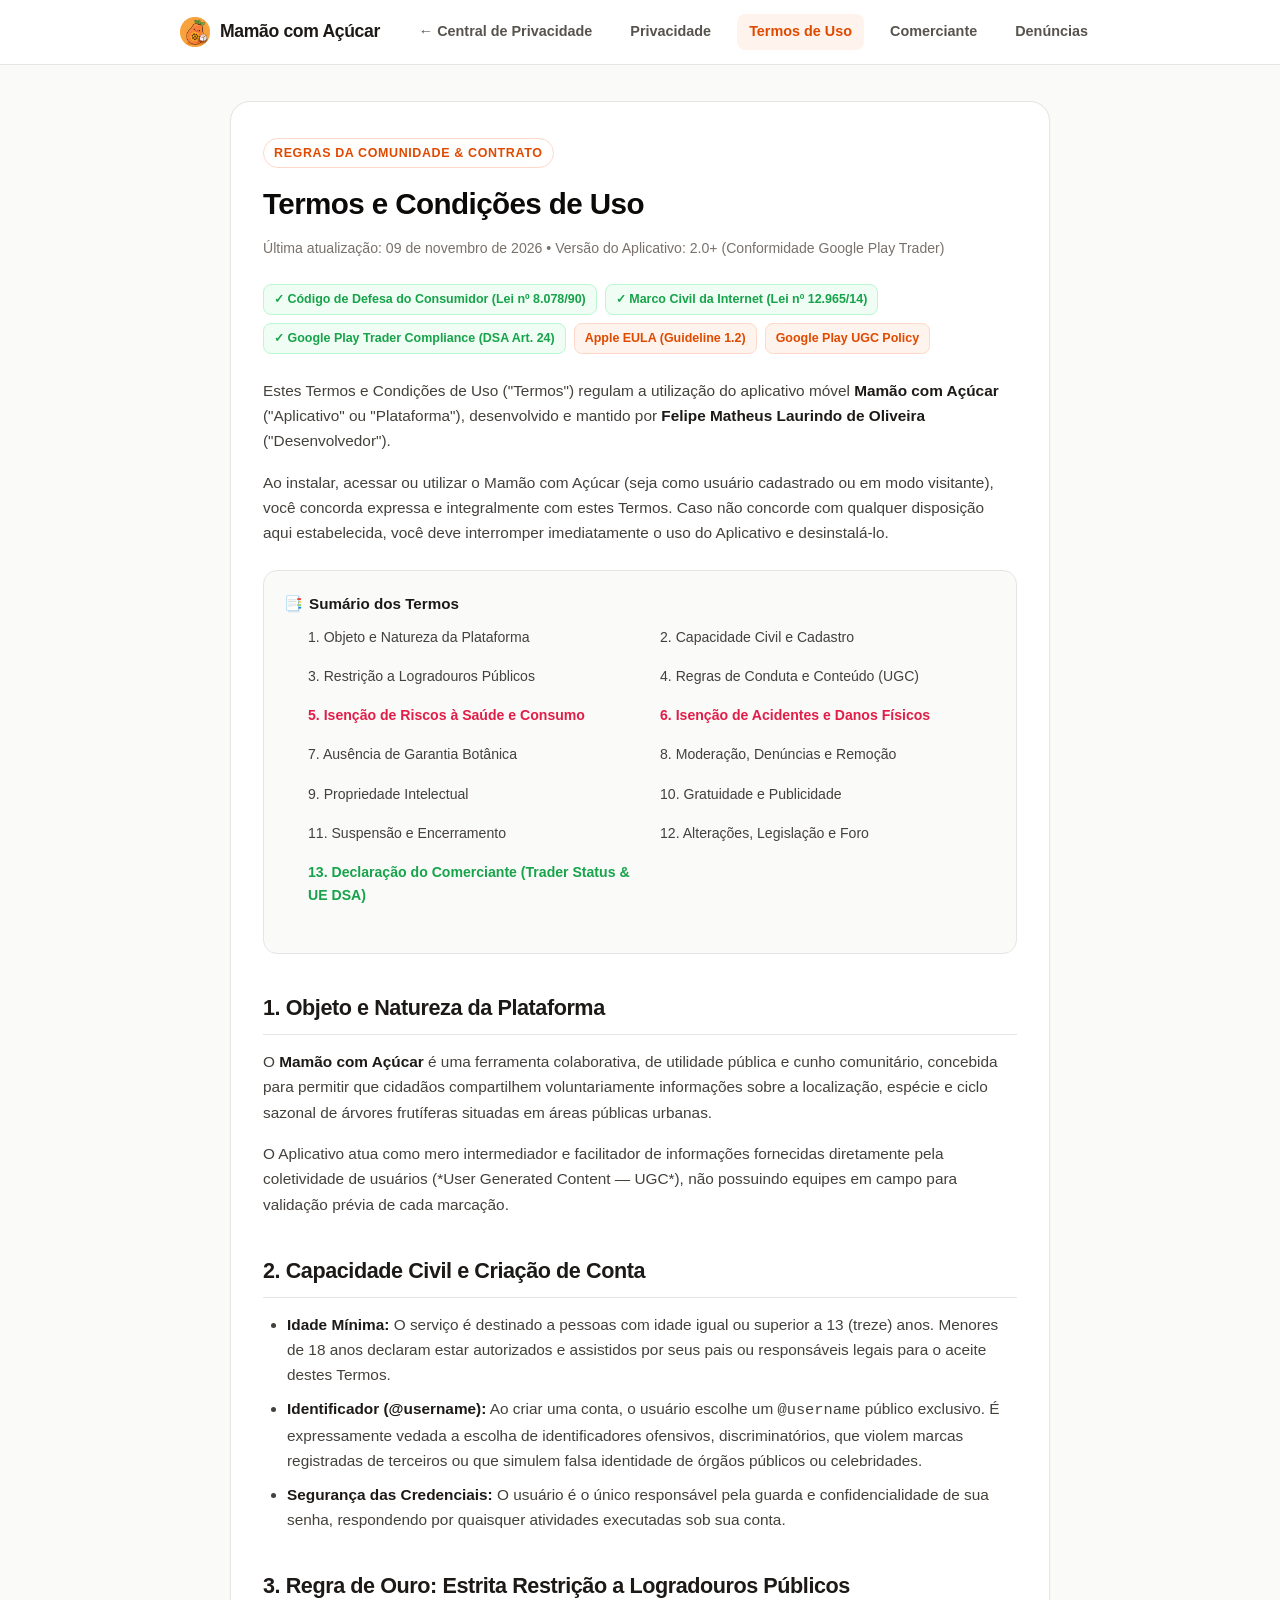
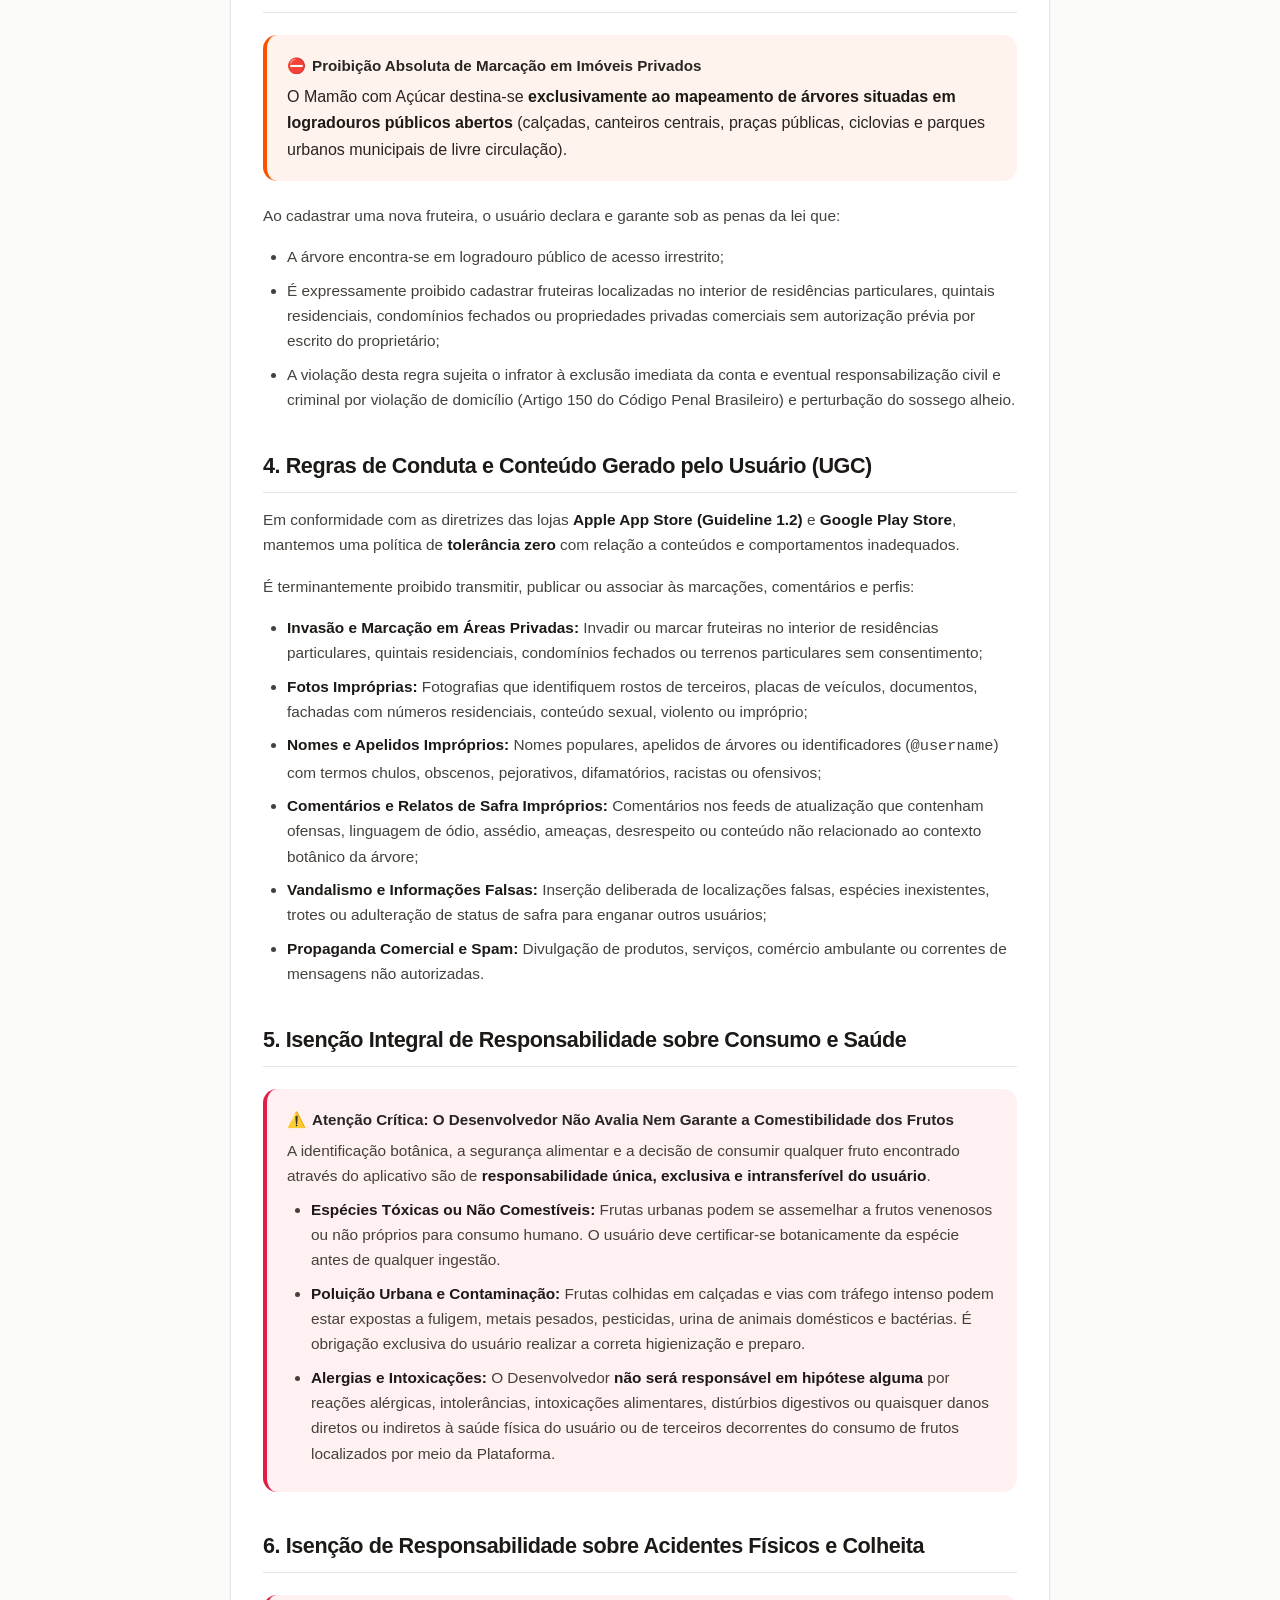
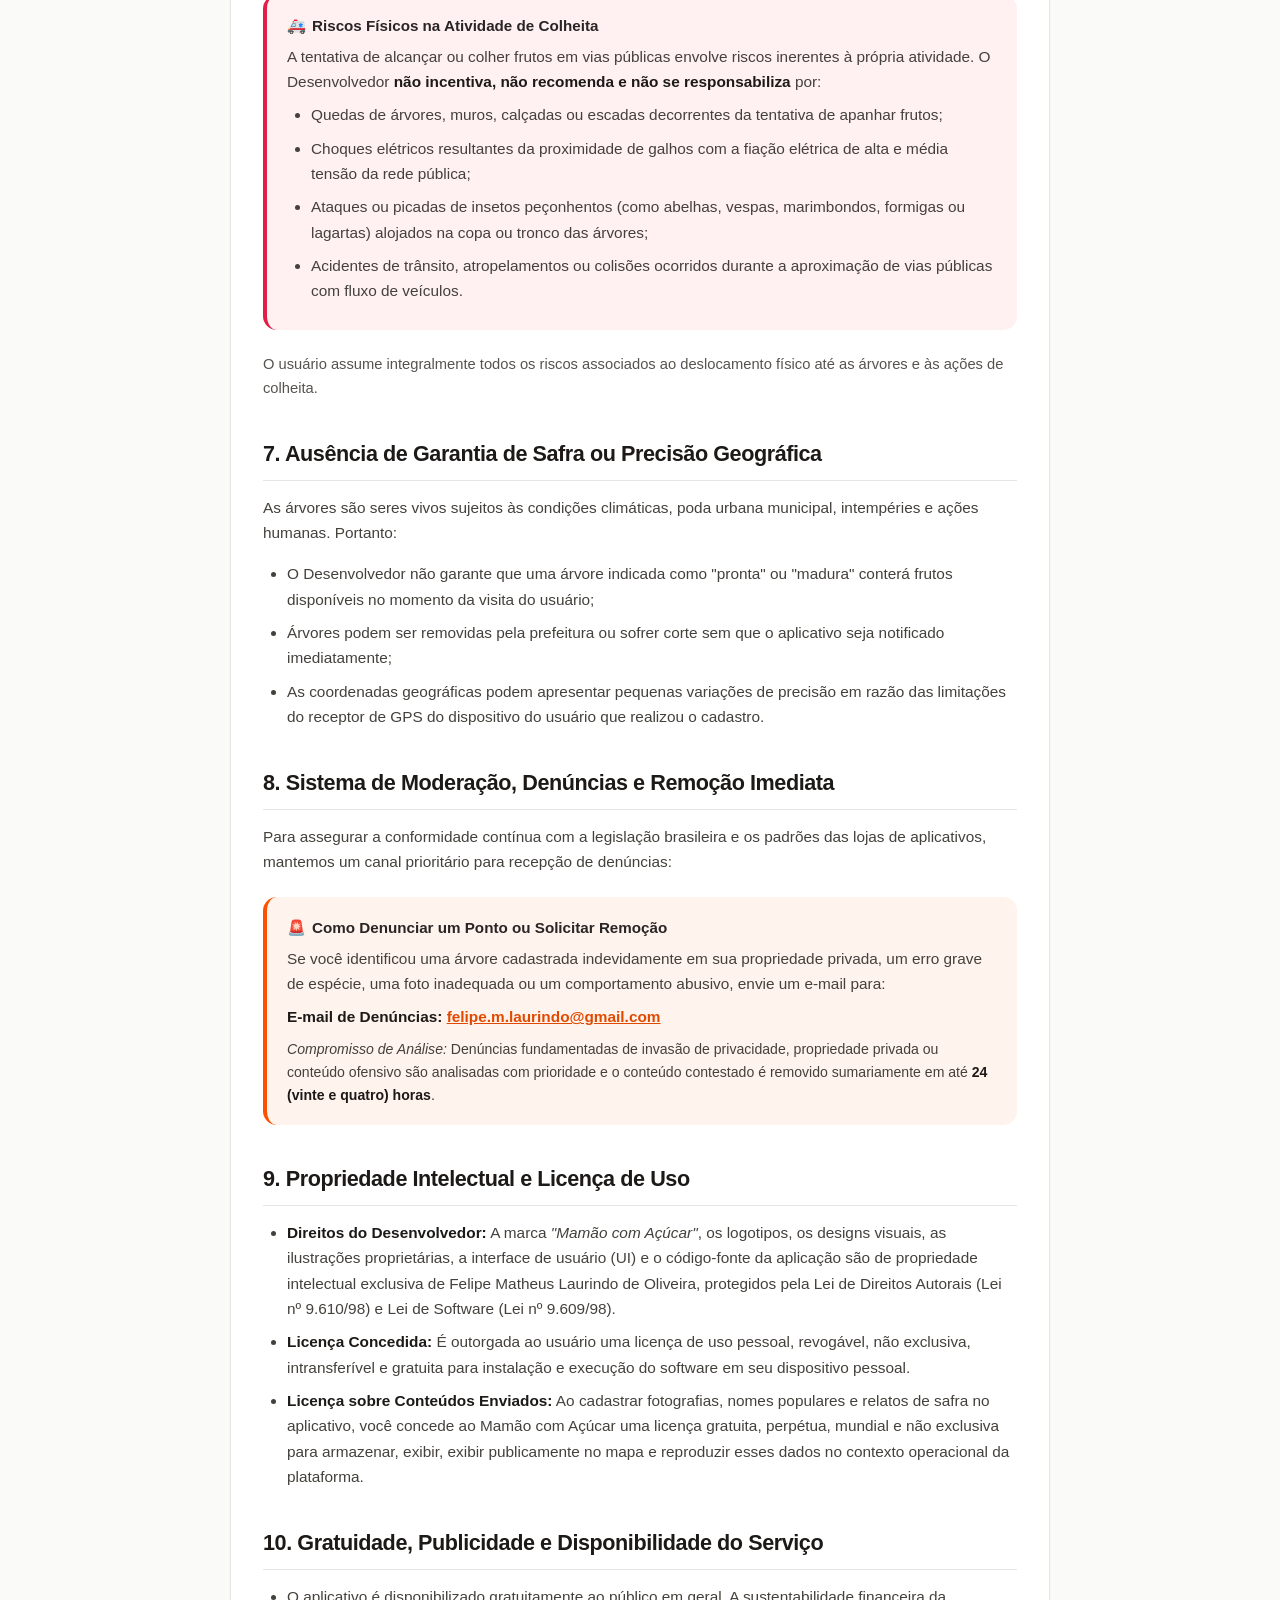
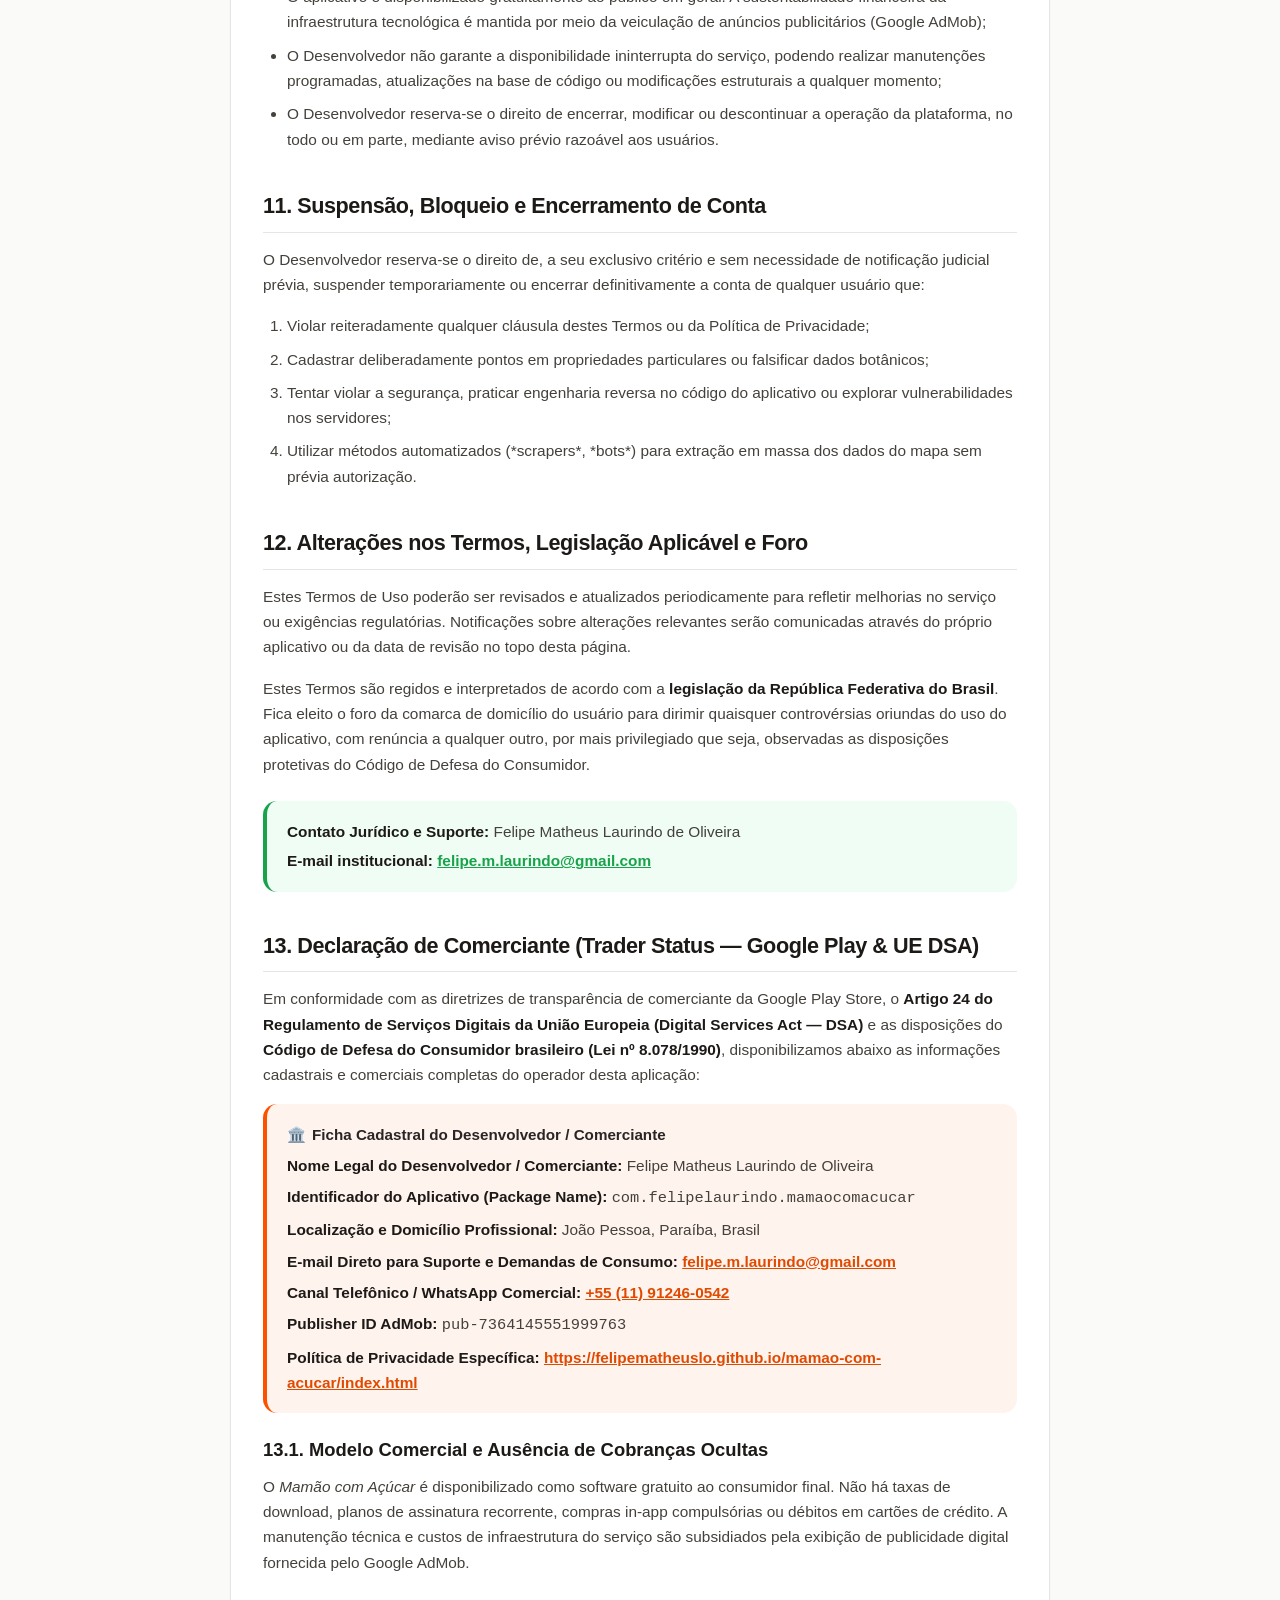
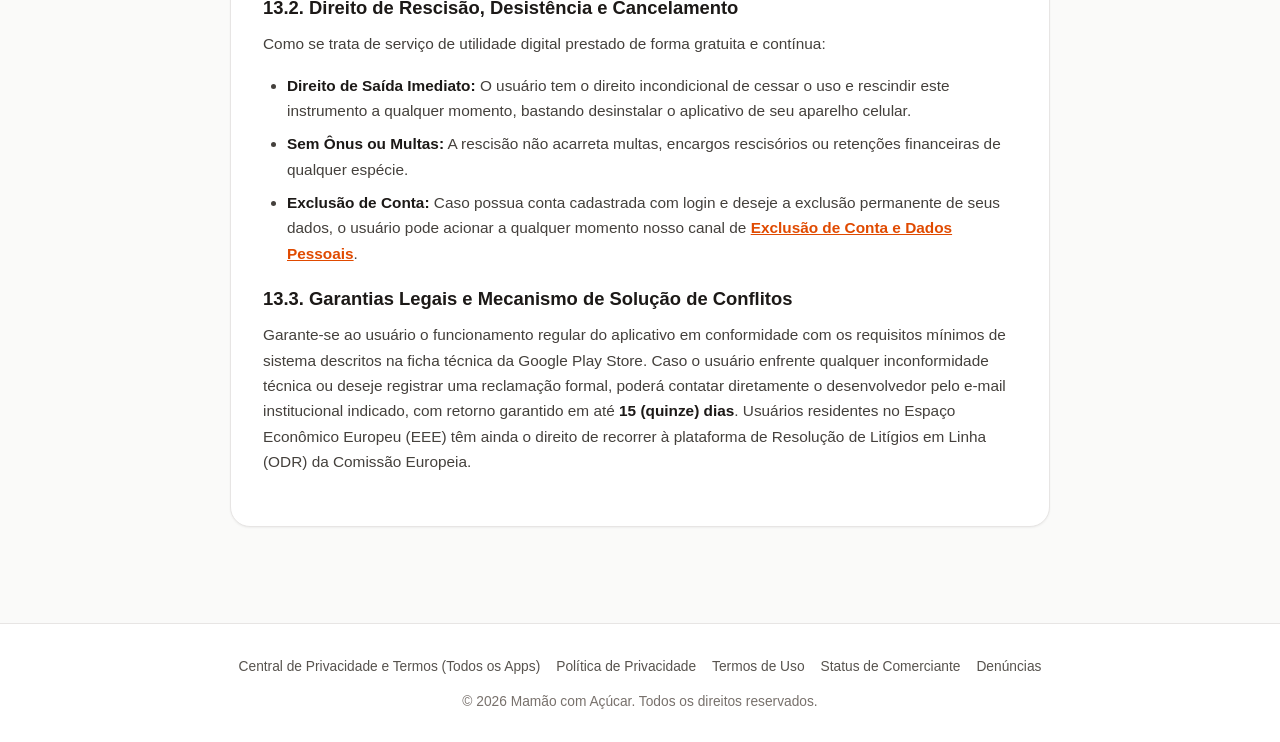
<file: mamao-com-acucar/termos.html>
<!DOCTYPE html>
<html lang="pt-BR">
<head>
  <meta charset="UTF-8">
  <meta name="viewport" content="width=device-width, initial-scale=1.0">
  <title>Termos de Uso — Mamão com Açúcar</title>
  <meta name="description" content="Termos e Condições de Uso do aplicativo Mamão com Açúcar. Conheça as regras de convivência, limites de responsabilidade e diretrizes da plataforma.">
  <link rel="stylesheet" href="../assets/style.css">
  <link rel="icon" type="image/png" href="../assets/mascot.png">
</head>
<body>

  <!-- Barra de Navegação -->
  <header class="site-header">
    <div class="header-container">
      <a href="../privacidade.html" class="brand-link">
        <img src="../assets/mascot.png" alt="Mascote" class="brand-img">
        <span>Mamão com Açúcar</span>
      </a>
      <nav class="header-nav">
        <a href="../privacidade.html" class="nav-link">← Central de Privacidade</a>
        <a href="./index.html" class="nav-link">Privacidade</a>
        <a href="./termos.html" class="nav-link active">Termos de Uso</a>
        <a href="#comerciante" class="nav-link">Comerciante</a>
        <a href="#denuncias" class="nav-link">Denúncias</a>
      </nav>
    </div>
  </header>

  <!-- Conteúdo Principal -->
  <main class="main-content">

    <article class="policy-card">

      <!-- Cabeçalho do Documento -->
      <div style="margin-bottom: 24px;">
        <div class="hero-tag" style="margin-bottom: 12px;">Regras da Comunidade & Contrato</div>
        <h1 style="font-size: 1.85rem; font-weight: 800; color: var(--stone-950); letter-spacing: -0.02em; margin-bottom: 8px;">
          Termos e Condições de Uso
        </h1>
        <p style="font-size: 0.88rem; color: var(--stone-500); font-weight: 500;">
          Última atualização: 09 de novembro de 2026 • Versão do Aplicativo: 2.0+ (Conformidade Google Play Trader)
        </p>
      </div>

      <div class="hero-badges" style="margin-bottom: 24px;">
        <span class="badge badge-green">✓ Código de Defesa do Consumidor (Lei nº 8.078/90)</span>
        <span class="badge badge-green">✓ Marco Civil da Internet (Lei nº 12.965/14)</span>
        <span class="badge badge-green">✓ Google Play Trader Compliance (DSA Art. 24)</span>
        <span class="badge badge-orange">Apple EULA (Guideline 1.2)</span>
        <span class="badge badge-orange">Google Play UGC Policy</span>
      </div>

      <p>
        Estes Termos e Condições de Uso ("Termos") regulam a utilização do aplicativo móvel <strong>Mamão com Açúcar</strong> ("Aplicativo" ou "Plataforma"), desenvolvido e mantido por <strong>Felipe Matheus Laurindo de Oliveira</strong> ("Desenvolvedor").
      </p>
      <p>
        Ao instalar, acessar ou utilizar o Mamão com Açúcar (seja como usuário cadastrado ou em modo visitante), você concorda expressa e integralmente com estes Termos. Caso não concorde com qualquer disposição aqui estabelecida, você deve interromper imediatamente o uso do Aplicativo e desinstalá-lo.
      </p>

      <!-- Sumário Navegável -->
      <nav class="toc-box" aria-label="Sumário dos Termos de Uso">
        <div class="toc-title">
          <span>📑</span> Sumário dos Termos
        </div>
        <ul class="toc-list">
          <li><a href="#objeto" class="toc-link">1. Objeto e Natureza da Plataforma</a></li>
          <li><a href="#capacidade" class="toc-link">2. Capacidade Civil e Cadastro</a></li>
          <li><a href="#espaco-publico" class="toc-link">3. Restrição a Logradouros Públicos</a></li>
          <li><a href="#conduta" class="toc-link">4. Regras de Conduta e Conteúdo (UGC)</a></li>
          <li><a href="#isencao-saude" class="toc-link" style="color: var(--color-rose); font-weight: 700;">5. Isenção de Riscos à Saúde e Consumo</a></li>
          <li><a href="#isencao-fisica" class="toc-link" style="color: var(--color-rose); font-weight: 700;">6. Isenção de Acidentes e Danos Físicos</a></li>
          <li><a href="#garantia-safra" class="toc-link">7. Ausência de Garantia Botânica</a></li>
          <li><a href="#denuncias" class="toc-link">8. Moderação, Denúncias e Remoção</a></li>
          <li><a href="#propriedade" class="toc-link">9. Propriedade Intelectual</a></li>
          <li><a href="#gratuidade" class="toc-link">10. Gratuidade e Publicidade</a></li>
          <li><a href="#rescisao" class="toc-link">11. Suspensão e Encerramento</a></li>
          <li><a href="#foro" class="toc-link">12. Alterações, Legislação e Foro</a></li>
          <li><a href="#comerciante" class="toc-link" style="color: var(--color-green); font-weight: 700;">13. Declaração do Comerciante (Trader Status & UE DSA)</a></li>
        </ul>
      </nav>

      <!-- 1. Objeto -->
      <section id="objeto">
        <h2>1. Objeto e Natureza da Plataforma</h2>
        <p>
          O <strong>Mamão com Açúcar</strong> é uma ferramenta colaborativa, de utilidade pública e cunho comunitário, concebida para permitir que cidadãos compartilhem voluntariamente informações sobre a localização, espécie e ciclo sazonal de árvores frutíferas situadas em áreas públicas urbanas.
        </p>
        <p>
          O Aplicativo atua como mero intermediador e facilitador de informações fornecidas diretamente pela coletividade de usuários (*User Generated Content — UGC*), não possuindo equipes em campo para validação prévia de cada marcação.
        </p>
      </section>

      <!-- 2. Capacidade e Cadastro -->
      <section id="capacidade">
        <h2>2. Capacidade Civil e Criação de Conta</h2>
        <ul>
          <li><strong>Idade Mínima:</strong> O serviço é destinado a pessoas com idade igual ou superior a 13 (treze) anos. Menores de 18 anos declaram estar autorizados e assistidos por seus pais ou responsáveis legais para o aceite destes Termos.</li>
          <li><strong>Identificador (@username):</strong> Ao criar uma conta, o usuário escolhe um <code>@username</code> público exclusivo. É expressamente vedada a escolha de identificadores ofensivos, discriminatórios, que violem marcas registradas de terceiros ou que simulem falsa identidade de órgãos públicos ou celebridades.</li>
          <li><strong>Segurança das Credenciais:</strong> O usuário é o único responsável pela guarda e confidencialidade de sua senha, respondendo por quaisquer atividades executadas sob sua conta.</li>
        </ul>
      </section>

      <!-- 3. Restrição a Logradouros Públicos -->
      <section id="espaco-publico">
        <h2>3. Regra de Ouro: Estrita Restrição a Logradouros Públicos</h2>
        <div class="callout callout-orange">
          <div class="callout-title">
            <span>⛔</span> Proibição Absoluta de Marcação em Imóveis Privados
          </div>
          O Mamão com Açúcar destina-se <strong>exclusivamente ao mapeamento de árvores situadas em logradouros públicos abertos</strong> (calçadas, canteiros centrais, praças públicas, ciclovias e parques urbanos municipais de livre circulação).
        </div>
        <p>Ao cadastrar uma nova fruteira, o usuário declara e garante sob as penas da lei que:</p>
        <ul>
          <li>A árvore encontra-se em logradouro público de acesso irrestrito;</li>
          <li>É expressamente proibido cadastrar fruteiras localizadas no interior de residências particulares, quintais residenciais, condomínios fechados ou propriedades privadas comerciais sem autorização prévia por escrito do proprietário;</li>
          <li>A violação desta regra sujeita o infrator à exclusão imediata da conta e eventual responsabilização civil e criminal por violação de domicílio (Artigo 150 do Código Penal Brasileiro) e perturbação do sossego alheio.</li>
        </ul>
      </section>

      <!-- 4. Regras de Conduta (UGC) -->
      <section id="conduta">
        <h2>4. Regras de Conduta e Conteúdo Gerado pelo Usuário (UGC)</h2>
        <p>
          Em conformidade com as diretrizes das lojas <strong>Apple App Store (Guideline 1.2)</strong> e <strong>Google Play Store</strong>, mantemos uma política de <strong>tolerância zero</strong> com relação a conteúdos e comportamentos inadequados.
        </p>
        <p>É terminantemente proibido transmitir, publicar ou associar às marcações, comentários e perfis:</p>
        <ul>
          <li><strong>Invasão e Marcação em Áreas Privadas:</strong> Invadir ou marcar fruteiras no interior de residências particulares, quintais residenciais, condomínios fechados ou terrenos particulares sem consentimento;</li>
          <li><strong>Fotos Impróprias:</strong> Fotografias que identifiquem rostos de terceiros, placas de veículos, documentos, fachadas com números residenciais, conteúdo sexual, violento ou impróprio;</li>
          <li><strong>Nomes e Apelidos Impróprios:</strong> Nomes populares, apelidos de árvores ou identificadores (<code>@username</code>) com termos chulos, obscenos, pejorativos, difamatórios, racistas ou ofensivos;</li>
          <li><strong>Comentários e Relatos de Safra Impróprios:</strong> Comentários nos feeds de atualização que contenham ofensas, linguagem de ódio, assédio, ameaças, desrespeito ou conteúdo não relacionado ao contexto botânico da árvore;</li>
          <li><strong>Vandalismo e Informações Falsas:</strong> Inserção deliberada de localizações falsas, espécies inexistentes, trotes ou adulteração de status de safra para enganar outros usuários;</li>
          <li><strong>Propaganda Comercial e Spam:</strong> Divulgação de produtos, serviços, comércio ambulante ou correntes de mensagens não autorizadas.</li>
        </ul>
      </section>

      <!-- 5. Isenção Saúde (Crítica) -->
      <section id="isencao-saude">
        <h2>5. Isenção Integral de Responsabilidade sobre Consumo e Saúde</h2>
        <div class="callout callout-rose">
          <div class="callout-title">
            <span>⚠️</span> Atenção Crítica: O Desenvolvedor Não Avalia Nem Garante a Comestibilidade dos Frutos
          </div>
          <p style="margin-bottom: 8px;">
            A identificação botânica, a segurança alimentar e a decisão de consumir qualquer fruto encontrado através do aplicativo são de <strong>responsabilidade única, exclusiva e intransferível do usuário</strong>.
          </p>
          <ul style="margin-bottom: 0;">
            <li><strong>Espécies Tóxicas ou Não Comestíveis:</strong> Frutas urbanas podem se assemelhar a frutos venenosos ou não próprios para consumo humano. O usuário deve certificar-se botanicamente da espécie antes de qualquer ingestão.</li>
            <li><strong>Poluição Urbana e Contaminação:</strong> Frutas colhidas em calçadas e vias com tráfego intenso podem estar expostas a fuligem, metais pesados, pesticidas, urina de animais domésticos e bactérias. É obrigação exclusiva do usuário realizar a correta higienização e preparo.</li>
            <li><strong>Alergias e Intoxicações:</strong> O Desenvolvedor <strong>não será responsável em hipótese alguma</strong> por reações alérgicas, intolerâncias, intoxicações alimentares, distúrbios digestivos ou quaisquer danos diretos ou indiretos à saúde física do usuário ou de terceiros decorrentes do consumo de frutos localizados por meio da Plataforma.</li>
          </ul>
        </div>
      </section>

      <!-- 6. Isenção Danos Físicos (Crítica) -->
      <section id="isencao-fisica">
        <h2>6. Isenção de Responsabilidade sobre Acidentes Físicos e Colheita</h2>
        <div class="callout callout-rose">
          <div class="callout-title">
            <span>🚑</span> Riscos Físicos na Atividade de Colheita
          </div>
          <p style="margin-bottom: 8px;">
            A tentativa de alcançar ou colher frutos em vias públicas envolve riscos inerentes à própria atividade. O Desenvolvedor <strong>não incentiva, não recomenda e não se responsabiliza</strong> por:
          </p>
          <ul style="margin-bottom: 0;">
            <li>Quedas de árvores, muros, calçadas ou escadas decorrentes da tentativa de apanhar frutos;</li>
            <li>Choques elétricos resultantes da proximidade de galhos com a fiação elétrica de alta e média tensão da rede pública;</li>
            <li>Ataques ou picadas de insetos peçonhentos (como abelhas, vespas, marimbondos, formigas ou lagartas) alojados na copa ou tronco das árvores;</li>
            <li>Acidentes de trânsito, atropelamentos ou colisões ocorridos durante a aproximação de vias públicas com fluxo de veículos.</li>
          </ul>
        </div>
        <p style="font-size: 0.92rem; color: var(--stone-600); margin-top: 10px;">
          O usuário assume integralmente todos os riscos associados ao deslocamento físico até as árvores e às ações de colheita.
        </p>
      </section>

      <!-- 7. Ausência de Garantia Botânica -->
      <section id="garantia-safra">
        <h2>7. Ausência de Garantia de Safra ou Precisão Geográfica</h2>
        <p>
          As árvores são seres vivos sujeitos às condições climáticas, poda urbana municipal, intempéries e ações humanas. Portanto:
        </p>
        <ul>
          <li>O Desenvolvedor não garante que uma árvore indicada como "pronta" ou "madura" conterá frutos disponíveis no momento da visita do usuário;</li>
          <li>Árvores podem ser removidas pela prefeitura ou sofrer corte sem que o aplicativo seja notificado imediatamente;</li>
          <li>As coordenadas geográficas podem apresentar pequenas variações de precisão em razão das limitações do receptor de GPS do dispositivo do usuário que realizou o cadastro.</li>
        </ul>
      </section>

      <!-- 8. Denúncias e Moderação -->
      <section id="denuncias">
        <h2>8. Sistema de Moderação, Denúncias e Remoção Imediata</h2>
        <p>
          Para assegurar a conformidade contínua com a legislação brasileira e os padrões das lojas de aplicativos, mantemos um canal prioritário para recepção de denúncias:
        </p>
        <div class="callout callout-orange">
          <div class="callout-title">
            <span>🚨</span> Como Denunciar um Ponto ou Solicitar Remoção
          </div>
          <p style="margin-bottom: 8px;">
            Se você identificou uma árvore cadastrada indevidamente em sua propriedade privada, um erro grave de espécie, uma foto inadequada ou um comportamento abusivo, envie um e-mail para:
          </p>
          <p style="margin-bottom: 8px;">
            <strong>E-mail de Denúncias:</strong> 
            <a href="mailto:felipe.m.laurindo@gmail.com?subject=Den%C3%BAncia%20de%20Conte%C3%BAdo%20-%20Mam%C3%A3o%20com%20A%C3%A7%C3%BAcar" style="color: var(--color-brand-dark); font-weight: 700; text-decoration: underline;">
              felipe.m.laurindo@gmail.com
            </a>
          </p>
          <p style="margin-bottom: 0; font-size: 0.88rem;">
            <em>Compromisso de Análise:</em> Denúncias fundamentadas de invasão de privacidade, propriedade privada ou conteúdo ofensivo são analisadas com prioridade e o conteúdo contestado é removido sumariamente em até <strong>24 (vinte e quatro) horas</strong>.
          </p>
        </div>
      </section>

      <!-- 9. Propriedade Intelectual -->
      <section id="propriedade">
        <h2>9. Propriedade Intelectual e Licença de Uso</h2>
        <ul>
          <li><strong>Direitos do Desenvolvedor:</strong> A marca <em>"Mamão com Açúcar"</em>, os logotipos, os designs visuais, as ilustrações proprietárias, a interface de usuário (UI) e o código-fonte da aplicação são de propriedade intelectual exclusiva de Felipe Matheus Laurindo de Oliveira, protegidos pela Lei de Direitos Autorais (Lei nº 9.610/98) e Lei de Software (Lei nº 9.609/98).</li>
          <li><strong>Licença Concedida:</strong> É outorgada ao usuário uma licença de uso pessoal, revogável, não exclusiva, intransferível e gratuita para instalação e execução do software em seu dispositivo pessoal.</li>
          <li><strong>Licença sobre Conteúdos Enviados:</strong> Ao cadastrar fotografias, nomes populares e relatos de safra no aplicativo, você concede ao Mamão com Açúcar uma licença gratuita, perpétua, mundial e não exclusiva para armazenar, exibir, exibir publicamente no mapa e reproduzir esses dados no contexto operacional da plataforma.</li>
        </ul>
      </section>

      <!-- 10. Gratuidade e Publicidade -->
      <section id="gratuidade">
        <h2>10. Gratuidade, Publicidade e Disponibilidade do Serviço</h2>
        <ul>
          <li>O aplicativo é disponibilizado gratuitamente ao público em geral. A sustentabilidade financeira da infraestrutura tecnológica é mantida por meio da veiculação de anúncios publicitários (Google AdMob);</li>
          <li>O Desenvolvedor não garante a disponibilidade ininterrupta do serviço, podendo realizar manutenções programadas, atualizações na base de código ou modificações estruturais a qualquer momento;</li>
          <li>O Desenvolvedor reserva-se o direito de encerrar, modificar ou descontinuar a operação da plataforma, no todo ou em parte, mediante aviso prévio razoável aos usuários.</li>
        </ul>
      </section>

      <!-- 11. Rescisão e Suspensão -->
      <section id="rescisao">
        <h2>11. Suspensão, Bloqueio e Encerramento de Conta</h2>
        <p>
          O Desenvolvedor reserva-se o direito de, a seu exclusivo critério e sem necessidade de notificação judicial prévia, suspender temporariamente ou encerrar definitivamente a conta de qualquer usuário que:
        </p>
        <ol>
          <li>Violar reiteradamente qualquer cláusula destes Termos ou da Política de Privacidade;</li>
          <li>Cadastrar deliberadamente pontos em propriedades particulares ou falsificar dados botânicos;</li>
          <li>Tentar violar a segurança, praticar engenharia reversa no código do aplicativo ou explorar vulnerabilidades nos servidores;</li>
          <li>Utilizar métodos automatizados (*scrapers*, *bots*) para extração em massa dos dados do mapa sem prévia autorização.</li>
        </ol>
      </section>

      <!-- 12. Legislação e Foro -->
      <section id="foro">
        <h2>12. Alterações nos Termos, Legislação Aplicável e Foro</h2>
        <p>
          Estes Termos de Uso poderão ser revisados e atualizados periodicamente para refletir melhorias no serviço ou exigências regulatórias. Notificações sobre alterações relevantes serão comunicadas através do próprio aplicativo ou da data de revisão no topo desta página.
        </p>
        <p>
          Estes Termos são regidos e interpretados de acordo com a <strong>legislação da República Federativa do Brasil</strong>. Fica eleito o foro da comarca de domicílio do usuário para dirimir quaisquer controvérsias oriundas do uso do aplicativo, com renúncia a qualquer outro, por mais privilegiado que seja, observadas as disposições protetivas do Código de Defesa do Consumidor.
        </p>

        <div class="callout callout-green" style="margin-top: 24px;">
          <p style="margin-bottom: 4px;"><strong>Contato Jurídico e Suporte:</strong> Felipe Matheus Laurindo de Oliveira</p>
          <p style="margin-bottom: 0;"><strong>E-mail institucional:</strong> <a href="mailto:felipe.m.laurindo@gmail.com" style="color: var(--color-green); font-weight: 700; text-decoration: underline;">felipe.m.laurindo@gmail.com</a></p>
        </div>
      </section>

      <!-- 13. Declaração do Comerciante (Trader Status & UE DSA) -->
      <section id="comerciante">
        <h2>13. Declaração de Comerciante (Trader Status — Google Play & UE DSA)</h2>
        <p>
          Em conformidade com as diretrizes de transparência de comerciante da Google Play Store, o <strong>Artigo 24 do Regulamento de Serviços Digitais da União Europeia (Digital Services Act — DSA)</strong> e as disposições do <strong>Código de Defesa do Consumidor brasileiro (Lei nº 8.078/1990)</strong>, disponibilizamos abaixo as informações cadastrais e comerciais completas do operador desta aplicação:
        </p>

        <div class="callout callout-orange" style="margin-top: 16px;">
          <div class="callout-title">
            <span>🏛️</span> Ficha Cadastral do Desenvolvedor / Comerciante
          </div>
          <ul style="margin-bottom: 0; padding-left: 0; list-style: none;">
            <li style="margin-bottom: 6px;"><strong>Nome Legal do Desenvolvedor / Comerciante:</strong> Felipe Matheus Laurindo de Oliveira</li>
            <li style="margin-bottom: 6px;"><strong>Identificador do Aplicativo (Package Name):</strong> <code>com.felipelaurindo.mamaocomacucar</code></li>
            <li style="margin-bottom: 6px;"><strong>Localização e Domicílio Profissional:</strong> João Pessoa, Paraíba, Brasil</li>
            <li style="margin-bottom: 6px;"><strong>E-mail Direto para Suporte e Demandas de Consumo:</strong> <a href="mailto:felipe.m.laurindo@gmail.com" style="color: var(--color-brand-dark); font-weight: 700; text-decoration: underline;">felipe.m.laurindo@gmail.com</a></li>
            <li style="margin-bottom: 6px;"><strong>Canal Telefônico / WhatsApp Comercial:</strong> <a href="https://wa.me/5511912460542" target="_blank" rel="noopener noreferrer" style="color: var(--color-brand-dark); font-weight: 700; text-decoration: underline;">+55 (11) 91246-0542</a></li>
            <li style="margin-bottom: 6px;"><strong>Publisher ID AdMob:</strong> <code>pub-7364145551999763</code></li>
            <li style="margin-bottom: 0;"><strong>Política de Privacidade Específica:</strong> <a href="https://felipematheuslo.github.io/mamao-com-acucar/index.html" style="color: var(--color-brand-dark); font-weight: 700; text-decoration: underline;">https://felipematheuslo.github.io/mamao-com-acucar/index.html</a></li>
          </ul>
        </div>

        <h3 style="font-size: 1.15rem; font-weight: 700; margin-top: 20px; color: var(--stone-900);">
          13.1. Modelo Comercial e Ausência de Cobranças Ocultas
        </h3>
        <p>
          O <em>Mamão com Açúcar</em> é disponibilizado como software gratuito ao consumidor final. Não há taxas de download, planos de assinatura recorrente, compras in-app compulsórias ou débitos em cartões de crédito. A manutenção técnica e custos de infraestrutura do serviço são subsidiados pela exibição de publicidade digital fornecida pelo Google AdMob.
        </p>

        <h3 style="font-size: 1.15rem; font-weight: 700; margin-top: 18px; color: var(--stone-900);">
          13.2. Direito de Rescisão, Desistência e Cancelamento
        </h3>
        <p>
          Como se trata de serviço de utilidade digital prestado de forma gratuita e contínua:
        </p>
        <ul>
          <li><strong>Direito de Saída Imediato:</strong> O usuário tem o direito incondicional de cessar o uso e rescindir este instrumento a qualquer momento, bastando desinstalar o aplicativo de seu aparelho celular.</li>
          <li><strong>Sem Ônus ou Multas:</strong> A rescisão não acarreta multas, encargos rescisórios ou retenções financeiras de qualquer espécie.</li>
          <li><strong>Exclusão de Conta:</strong> Caso possua conta cadastrada com login e deseje a exclusão permanente de seus dados, o usuário pode acionar a qualquer momento nosso canal de <a href="./index.html#exclusao" style="color: var(--color-brand-dark); font-weight: 600; text-decoration: underline;">Exclusão de Conta e Dados Pessoais</a>.</li>
        </ul>

        <h3 style="font-size: 1.15rem; font-weight: 700; margin-top: 18px; color: var(--stone-900);">
          13.3. Garantias Legais e Mecanismo de Solução de Conflitos
        </h3>
        <p>
          Garante-se ao usuário o funcionamento regular do aplicativo em conformidade com os requisitos mínimos de sistema descritos na ficha técnica da Google Play Store. Caso o usuário enfrente qualquer inconformidade técnica ou deseje registrar uma reclamação formal, poderá contatar diretamente o desenvolvedor pelo e-mail institucional indicado, com retorno garantido em até <strong>15 (quinze) dias</strong>. Usuários residentes no Espaço Econômico Europeu (EEE) têm ainda o direito de recorrer à plataforma de Resolução de Litígios em Linha (ODR) da Comissão Europeia.
        </p>
      </section>

    </article>

  </main>

  <!-- Rodapé -->
  <footer class="site-footer">
    <div class="footer-container">
      <div class="footer-links">
        <a href="../privacidade.html" class="footer-link">Central de Privacidade e Termos (Todos os Apps)</a>
        <a href="./index.html" class="footer-link">Política de Privacidade</a>
        <a href="./termos.html" class="footer-link">Termos de Uso</a>
        <a href="#comerciante" class="footer-link">Status de Comerciante</a>
        <a href="#denuncias" class="footer-link">Denúncias</a>
      </div>
      <div>
        © 2026 Mamão com Açúcar. Todos os direitos reservados.
      </div>
    </div>
  </footer>

</body>
</html>
</file>
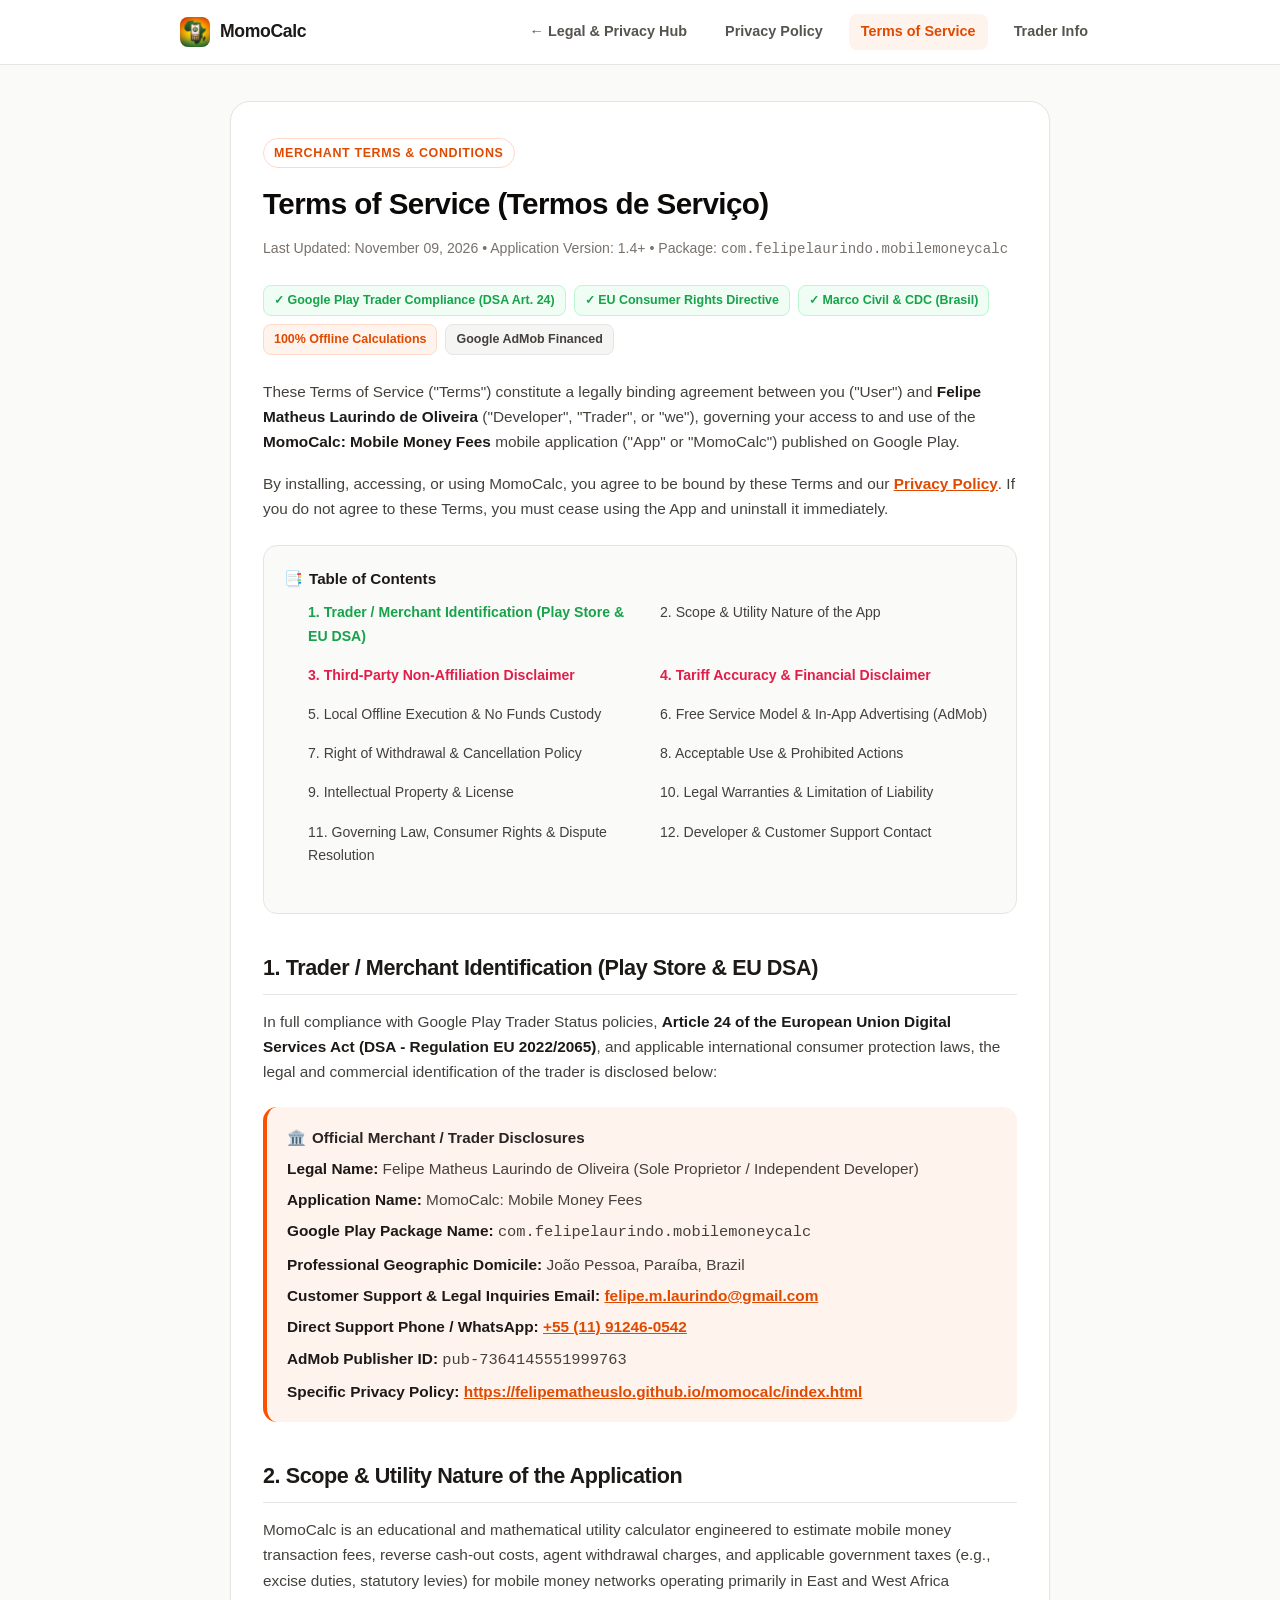
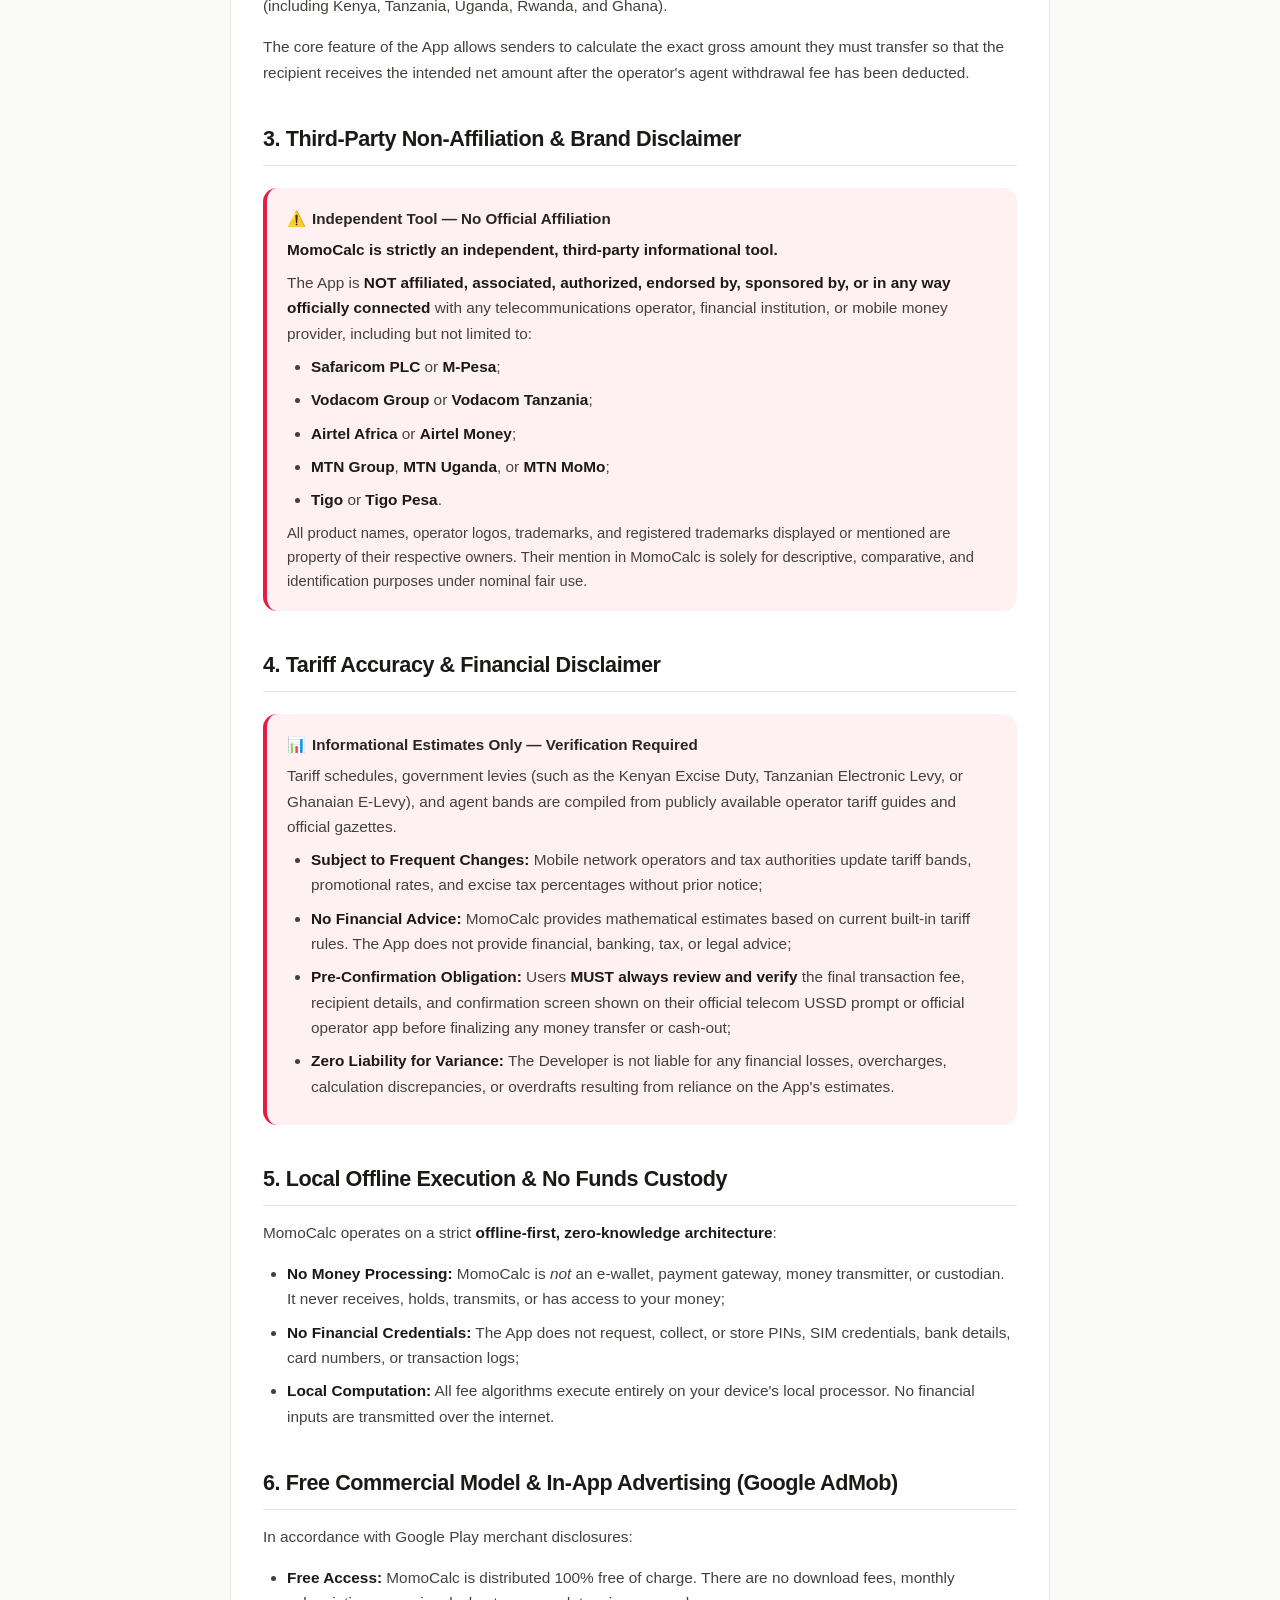
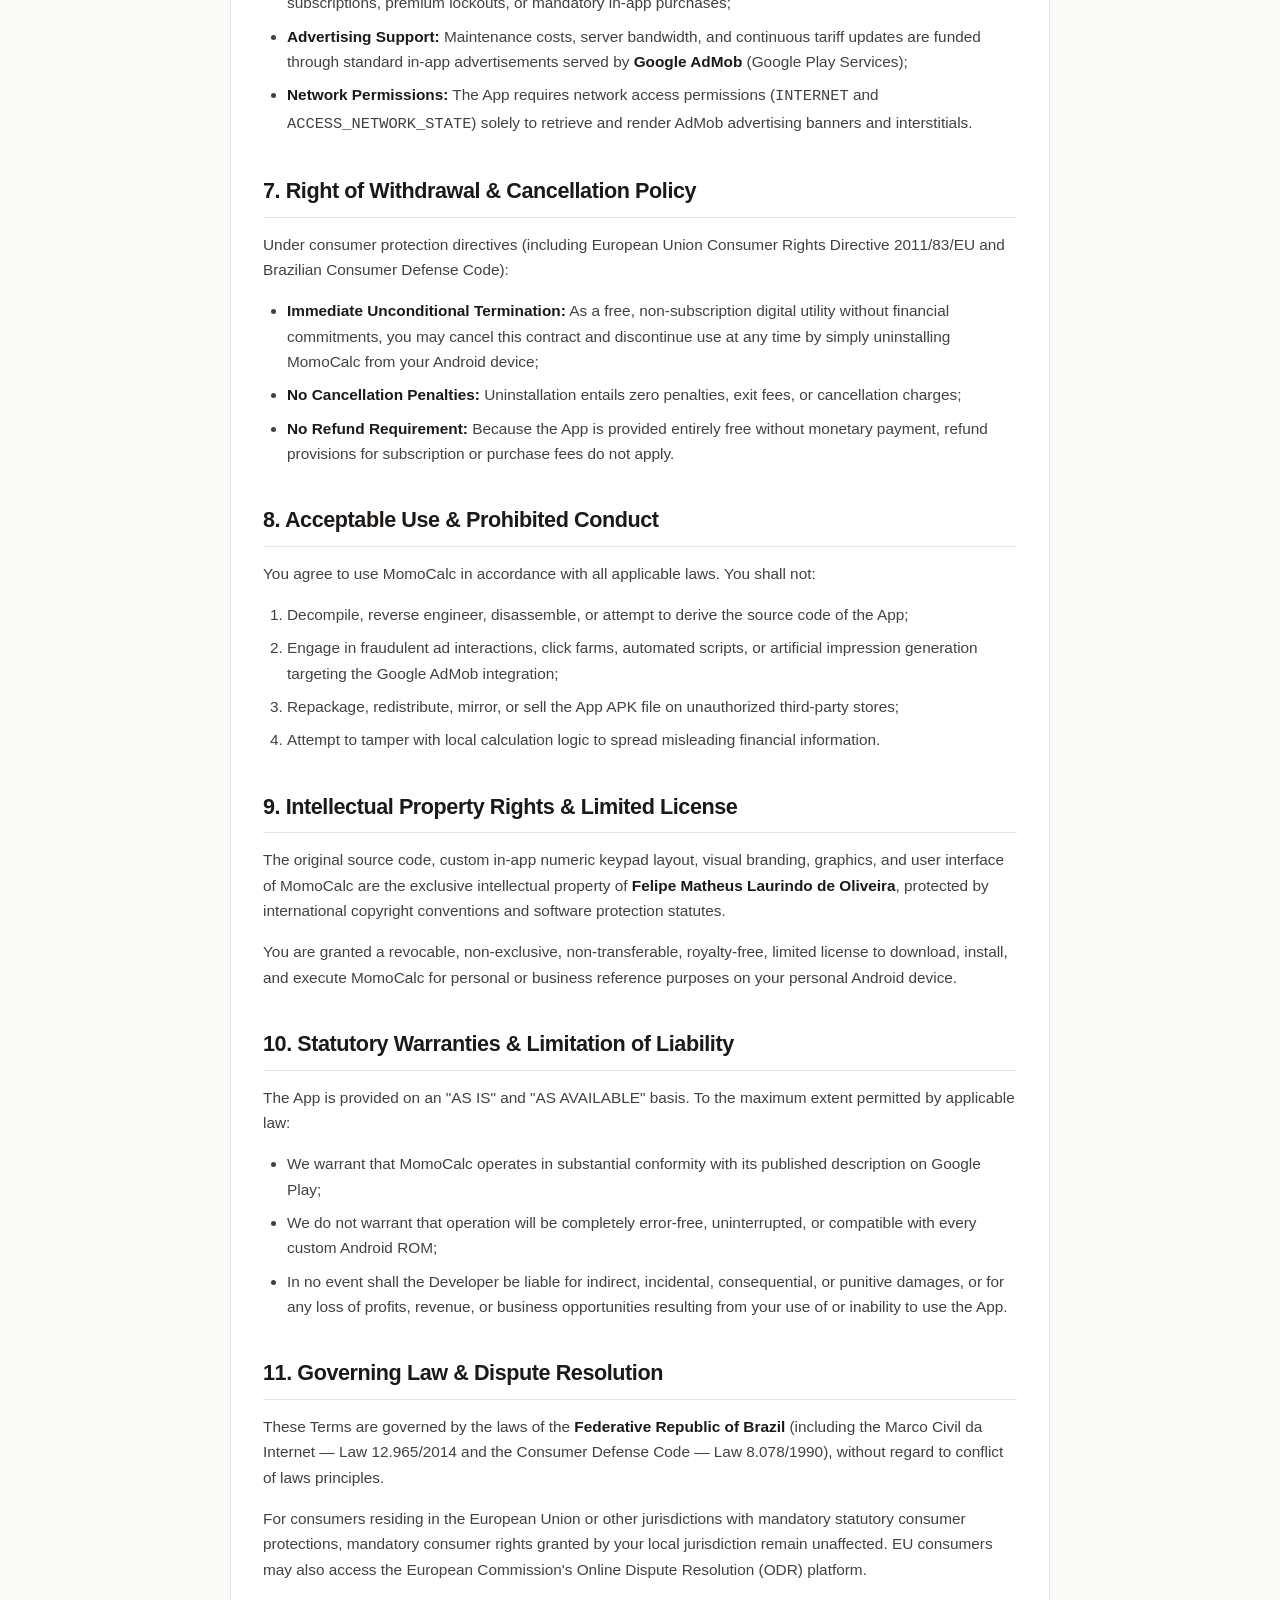
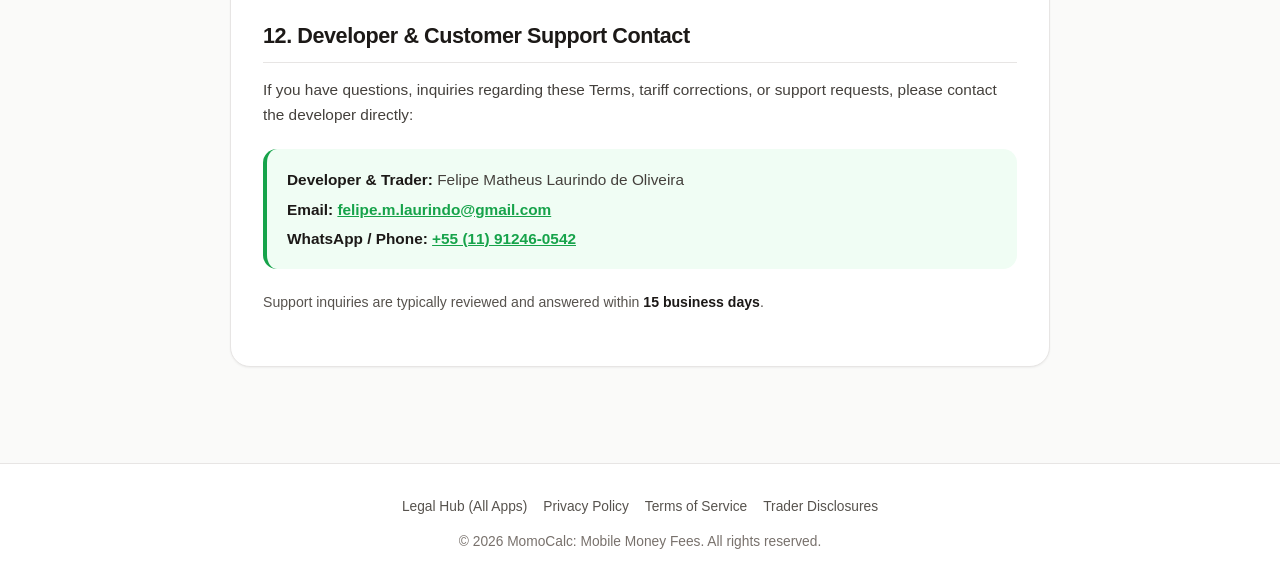
<file: momocalc/termos.html>
<!DOCTYPE html>
<html lang="en">
<head>
  <meta charset="UTF-8">
  <meta name="viewport" content="width=device-width, initial-scale=1.0">
  <title>Terms of Service — MomoCalc: Mobile Money Fees</title>
  <meta name="description" content="Terms of Service and Trader/Merchant disclosures for MomoCalc: Mobile Money Fees Android app. Google Play and EU Digital Services Act (DSA) compliant.">
  <link rel="stylesheet" href="../assets/style.css">
  <link rel="icon" type="image/png" href="../assets/momocalc-icon.png">
</head>
<body>

  <!-- Site Header -->
  <header class="site-header">
    <div class="header-container">
      <a href="../privacidade.html" class="brand-link">
        <img src="../assets/momocalc-icon.png" alt="MomoCalc Logo" class="brand-img" style="border-radius: 8px;">
        <span>MomoCalc</span>
      </a>
      <nav class="header-nav">
        <a href="../privacidade.html" class="nav-link">← Legal &amp; Privacy Hub</a>
        <a href="./index.html" class="nav-link">Privacy Policy</a>
        <a href="./termos.html" class="nav-link active">Terms of Service</a>
        <a href="#trader-status" class="nav-link">Trader Info</a>
      </nav>
    </div>
  </header>

  <!-- Main Content -->
  <main class="main-content">

    <article class="policy-card">

      <!-- Header -->
      <div style="margin-bottom: 24px;">
        <div class="hero-tag" style="margin-bottom: 12px;">Merchant Terms &amp; Conditions</div>
        <h1 style="font-size: 1.85rem; font-weight: 800; color: var(--stone-950); letter-spacing: -0.02em; margin-bottom: 8px;">
          Terms of Service (Termos de Serviço)
        </h1>
        <p style="font-size: 0.88rem; color: var(--stone-500); font-weight: 500;">
          Last Updated: November 09, 2026 • Application Version: 1.4+ • Package: <code>com.felipelaurindo.mobilemoneycalc</code>
        </p>
      </div>

      <div class="hero-badges" style="margin-bottom: 24px;">
        <span class="badge badge-green">✓ Google Play Trader Compliance (DSA Art. 24)</span>
        <span class="badge badge-green">✓ EU Consumer Rights Directive</span>
        <span class="badge badge-green">✓ Marco Civil &amp; CDC (Brasil)</span>
        <span class="badge badge-orange">100% Offline Calculations</span>
        <span class="badge">Google AdMob Financed</span>
      </div>

      <p>
        These Terms of Service ("Terms") constitute a legally binding agreement between you ("User") and <strong>Felipe Matheus Laurindo de Oliveira</strong> ("Developer", "Trader", or "we"), governing your access to and use of the <strong>MomoCalc: Mobile Money Fees</strong> mobile application ("App" or "MomoCalc") published on Google Play.
      </p>
      <p>
        By installing, accessing, or using MomoCalc, you agree to be bound by these Terms and our <a href="./index.html" style="color: var(--color-brand-dark); font-weight: 600; text-decoration: underline;">Privacy Policy</a>. If you do not agree to these Terms, you must cease using the App and uninstall it immediately.
      </p>

      <!-- Table of Contents -->
      <nav class="toc-box" aria-label="Table of Contents">
        <div class="toc-title">
          <span>📑</span> Table of Contents
        </div>
        <ul class="toc-list">
          <li><a href="#trader-status" class="toc-link" style="color: var(--color-green); font-weight: 700;">1. Trader / Merchant Identification (Play Store &amp; EU DSA)</a></li>
          <li><a href="#purpose" class="toc-link">2. Scope &amp; Utility Nature of the App</a></li>
          <li><a href="#non-affiliation" class="toc-link" style="color: var(--color-rose); font-weight: 700;">3. Third-Party Non-Affiliation Disclaimer</a></li>
          <li><a href="#accuracy" class="toc-link" style="color: var(--color-rose); font-weight: 700;">4. Tariff Accuracy &amp; Financial Disclaimer</a></li>
          <li><a href="#no-custody" class="toc-link">5. Local Offline Execution &amp; No Funds Custody</a></li>
          <li><a href="#commercial-model" class="toc-link">6. Free Service Model &amp; In-App Advertising (AdMob)</a></li>
          <li><a href="#withdrawal" class="toc-link">7. Right of Withdrawal &amp; Cancellation Policy</a></li>
          <li><a href="#conduct" class="toc-link">8. Acceptable Use &amp; Prohibited Actions</a></li>
          <li><a href="#intellectual-property" class="toc-link">9. Intellectual Property &amp; License</a></li>
          <li><a href="#warranties" class="toc-link">10. Legal Warranties &amp; Limitation of Liability</a></li>
          <li><a href="#governing-law" class="toc-link">11. Governing Law, Consumer Rights &amp; Dispute Resolution</a></li>
          <li><a href="#contact" class="toc-link">12. Developer &amp; Customer Support Contact</a></li>
        </ul>
      </nav>

      <!-- 1. Trader Identification -->
      <section id="trader-status">
        <h2>1. Trader / Merchant Identification (Play Store &amp; EU DSA)</h2>
        <p>
          In full compliance with Google Play Trader Status policies, <strong>Article 24 of the European Union Digital Services Act (DSA - Regulation EU 2022/2065)</strong>, and applicable international consumer protection laws, the legal and commercial identification of the trader is disclosed below:
        </p>

        <div class="callout callout-orange">
          <div class="callout-title">
            <span>🏛️</span> Official Merchant / Trader Disclosures
          </div>
          <ul style="margin-bottom: 0; padding-left: 0; list-style: none;">
            <li style="margin-bottom: 6px;"><strong>Legal Name:</strong> Felipe Matheus Laurindo de Oliveira (Sole Proprietor / Independent Developer)</li>
            <li style="margin-bottom: 6px;"><strong>Application Name:</strong> MomoCalc: Mobile Money Fees</li>
            <li style="margin-bottom: 6px;"><strong>Google Play Package Name:</strong> <code>com.felipelaurindo.mobilemoneycalc</code></li>
            <li style="margin-bottom: 6px;"><strong>Professional Geographic Domicile:</strong> João Pessoa, Paraíba, Brazil</li>
            <li style="margin-bottom: 6px;"><strong>Customer Support &amp; Legal Inquiries Email:</strong> <a href="mailto:felipe.m.laurindo@gmail.com" style="color: var(--color-brand-dark); font-weight: 700; text-decoration: underline;">felipe.m.laurindo@gmail.com</a></li>
            <li style="margin-bottom: 6px;"><strong>Direct Support Phone / WhatsApp:</strong> <a href="https://wa.me/5511912460542" target="_blank" rel="noopener noreferrer" style="color: var(--color-brand-dark); font-weight: 700; text-decoration: underline;">+55 (11) 91246-0542</a></li>
            <li style="margin-bottom: 6px;"><strong>AdMob Publisher ID:</strong> <code>pub-7364145551999763</code></li>
            <li style="margin-bottom: 0;"><strong>Specific Privacy Policy:</strong> <a href="https://felipematheuslo.github.io/momocalc/index.html" style="color: var(--color-brand-dark); font-weight: 700; text-decoration: underline;">https://felipematheuslo.github.io/momocalc/index.html</a></li>
          </ul>
        </div>
      </section>

      <!-- 2. Purpose -->
      <section id="purpose">
        <h2>2. Scope &amp; Utility Nature of the Application</h2>
        <p>
          MomoCalc is an educational and mathematical utility calculator engineered to estimate mobile money transaction fees, reverse cash-out costs, agent withdrawal charges, and applicable government taxes (e.g., excise duties, statutory levies) for mobile money networks operating primarily in East and West Africa (including Kenya, Tanzania, Uganda, Rwanda, and Ghana).
        </p>
        <p>
          The core feature of the App allows senders to calculate the exact gross amount they must transfer so that the recipient receives the intended net amount after the operator's agent withdrawal fee has been deducted.
        </p>
      </section>

      <!-- 3. Non-Affiliation -->
      <section id="non-affiliation">
        <h2>3. Third-Party Non-Affiliation &amp; Brand Disclaimer</h2>
        <div class="callout callout-rose">
          <div class="callout-title">
            <span>⚠️</span> Independent Tool — No Official Affiliation
          </div>
          <p style="margin-bottom: 8px;">
            <strong>MomoCalc is strictly an independent, third-party informational tool.</strong>
          </p>
          <p style="margin-bottom: 8px;">
            The App is <strong>NOT affiliated, associated, authorized, endorsed by, sponsored by, or in any way officially connected</strong> with any telecommunications operator, financial institution, or mobile money provider, including but not limited to:
          </p>
          <ul style="margin-bottom: 8px;">
            <li><strong>Safaricom PLC</strong> or <strong>M-Pesa</strong>;</li>
            <li><strong>Vodacom Group</strong> or <strong>Vodacom Tanzania</strong>;</li>
            <li><strong>Airtel Africa</strong> or <strong>Airtel Money</strong>;</li>
            <li><strong>MTN Group</strong>, <strong>MTN Uganda</strong>, or <strong>MTN MoMo</strong>;</li>
            <li><strong>Tigo</strong> or <strong>Tigo Pesa</strong>.</li>
          </ul>
          <p style="margin-bottom: 0; font-size: 0.92rem;">
            All product names, operator logos, trademarks, and registered trademarks displayed or mentioned are property of their respective owners. Their mention in MomoCalc is solely for descriptive, comparative, and identification purposes under nominal fair use.
          </p>
        </div>
      </section>

      <!-- 4. Accuracy & Financial Disclaimer -->
      <section id="accuracy">
        <h2>4. Tariff Accuracy &amp; Financial Disclaimer</h2>
        <div class="callout callout-rose">
          <div class="callout-title">
            <span>📊</span> Informational Estimates Only — Verification Required
          </div>
          <p style="margin-bottom: 8px;">
            Tariff schedules, government levies (such as the Kenyan Excise Duty, Tanzanian Electronic Levy, or Ghanaian E-Levy), and agent bands are compiled from publicly available operator tariff guides and official gazettes.
          </p>
          <ul style="margin-bottom: 8px;">
            <li><strong>Subject to Frequent Changes:</strong> Mobile network operators and tax authorities update tariff bands, promotional rates, and excise tax percentages without prior notice;</li>
            <li><strong>No Financial Advice:</strong> MomoCalc provides mathematical estimates based on current built-in tariff rules. The App does not provide financial, banking, tax, or legal advice;</li>
            <li><strong>Pre-Confirmation Obligation:</strong> Users <strong>MUST always review and verify</strong> the final transaction fee, recipient details, and confirmation screen shown on their official telecom USSD prompt or official operator app before finalizing any money transfer or cash-out;</li>
            <li><strong>Zero Liability for Variance:</strong> The Developer is not liable for any financial losses, overcharges, calculation discrepancies, or overdrafts resulting from reliance on the App's estimates.</li>
          </ul>
        </div>
      </section>

      <!-- 5. Local Offline & No Custody -->
      <section id="no-custody">
        <h2>5. Local Offline Execution &amp; No Funds Custody</h2>
        <p>
          MomoCalc operates on a strict <strong>offline-first, zero-knowledge architecture</strong>:
        </p>
        <ul>
          <li><strong>No Money Processing:</strong> MomoCalc is <em>not</em> an e-wallet, payment gateway, money transmitter, or custodian. It never receives, holds, transmits, or has access to your money;</li>
          <li><strong>No Financial Credentials:</strong> The App does not request, collect, or store PINs, SIM credentials, bank details, card numbers, or transaction logs;</li>
          <li><strong>Local Computation:</strong> All fee algorithms execute entirely on your device's local processor. No financial inputs are transmitted over the internet.</li>
        </ul>
      </section>

      <!-- 6. Commercial Model -->
      <section id="commercial-model">
        <h2>6. Free Commercial Model &amp; In-App Advertising (Google AdMob)</h2>
        <p>
          In accordance with Google Play merchant disclosures:
        </p>
        <ul>
          <li><strong>Free Access:</strong> MomoCalc is distributed 100% free of charge. There are no download fees, monthly subscriptions, premium lockouts, or mandatory in-app purchases;</li>
          <li><strong>Advertising Support:</strong> Maintenance costs, server bandwidth, and continuous tariff updates are funded through standard in-app advertisements served by <strong>Google AdMob</strong> (Google Play Services);</li>
          <li><strong>Network Permissions:</strong> The App requires network access permissions (<code>INTERNET</code> and <code>ACCESS_NETWORK_STATE</code>) solely to retrieve and render AdMob advertising banners and interstitials.</li>
        </ul>
      </section>

      <!-- 7. Withdrawal & Cancellation -->
      <section id="withdrawal">
        <h2>7. Right of Withdrawal &amp; Cancellation Policy</h2>
        <p>
          Under consumer protection directives (including European Union Consumer Rights Directive 2011/83/EU and Brazilian Consumer Defense Code):
        </p>
        <ul>
          <li><strong>Immediate Unconditional Termination:</strong> As a free, non-subscription digital utility without financial commitments, you may cancel this contract and discontinue use at any time by simply uninstalling MomoCalc from your Android device;</li>
          <li><strong>No Cancellation Penalties:</strong> Uninstallation entails zero penalties, exit fees, or cancellation charges;</li>
          <li><strong>No Refund Requirement:</strong> Because the App is provided entirely free without monetary payment, refund provisions for subscription or purchase fees do not apply.</li>
        </ul>
      </section>

      <!-- 8. Acceptable Use -->
      <section id="conduct">
        <h2>8. Acceptable Use &amp; Prohibited Conduct</h2>
        <p>You agree to use MomoCalc in accordance with all applicable laws. You shall not:</p>
        <ol>
          <li>Decompile, reverse engineer, disassemble, or attempt to derive the source code of the App;</li>
          <li>Engage in fraudulent ad interactions, click farms, automated scripts, or artificial impression generation targeting the Google AdMob integration;</li>
          <li>Repackage, redistribute, mirror, or sell the App APK file on unauthorized third-party stores;</li>
          <li>Attempt to tamper with local calculation logic to spread misleading financial information.</li>
        </ol>
      </section>

      <!-- 9. Intellectual Property -->
      <section id="intellectual-property">
        <h2>9. Intellectual Property Rights &amp; Limited License</h2>
        <p>
          The original source code, custom in-app numeric keypad layout, visual branding, graphics, and user interface of MomoCalc are the exclusive intellectual property of <strong>Felipe Matheus Laurindo de Oliveira</strong>, protected by international copyright conventions and software protection statutes.
        </p>
        <p>
          You are granted a revocable, non-exclusive, non-transferable, royalty-free, limited license to download, install, and execute MomoCalc for personal or business reference purposes on your personal Android device.
        </p>
      </section>

      <!-- 10. Warranties & Liability -->
      <section id="warranties">
        <h2>10. Statutory Warranties &amp; Limitation of Liability</h2>
        <p>
          The App is provided on an "AS IS" and "AS AVAILABLE" basis. To the maximum extent permitted by applicable law:
        </p>
        <ul>
          <li>We warrant that MomoCalc operates in substantial conformity with its published description on Google Play;</li>
          <li>We do not warrant that operation will be completely error-free, uninterrupted, or compatible with every custom Android ROM;</li>
          <li>In no event shall the Developer be liable for indirect, incidental, consequential, or punitive damages, or for any loss of profits, revenue, or business opportunities resulting from your use of or inability to use the App.</li>
        </ul>
      </section>

      <!-- 11. Governing Law -->
      <section id="governing-law">
        <h2>11. Governing Law &amp; Dispute Resolution</h2>
        <p>
          These Terms are governed by the laws of the <strong>Federative Republic of Brazil</strong> (including the Marco Civil da Internet — Law 12.965/2014 and the Consumer Defense Code — Law 8.078/1990), without regard to conflict of laws principles.
        </p>
        <p>
          For consumers residing in the European Union or other jurisdictions with mandatory statutory consumer protections, mandatory consumer rights granted by your local jurisdiction remain unaffected. EU consumers may also access the European Commission's Online Dispute Resolution (ODR) platform.
        </p>
      </section>

      <!-- 12. Contact -->
      <section id="contact">
        <h2>12. Developer &amp; Customer Support Contact</h2>
        <p>
          If you have questions, inquiries regarding these Terms, tariff corrections, or support requests, please contact the developer directly:
        </p>

        <div class="callout callout-green">
          <p style="margin-bottom: 4px;"><strong>Developer &amp; Trader:</strong> Felipe Matheus Laurindo de Oliveira</p>
          <p style="margin-bottom: 4px;"><strong>Email:</strong> <a href="mailto:felipe.m.laurindo@gmail.com?subject=MomoCalc%20Terms%20Inquiry" style="color: var(--color-green); font-weight: 700; text-decoration: underline;">felipe.m.laurindo@gmail.com</a></p>
          <p style="margin-bottom: 0;"><strong>WhatsApp / Phone:</strong> <a href="https://wa.me/5511912460542" target="_blank" rel="noopener noreferrer" style="color: var(--color-green); font-weight: 700; text-decoration: underline;">+55 (11) 91246-0542</a></p>
        </div>
        <p style="font-size: 0.88rem; color: var(--stone-600); margin-top: 10px;">
          Support inquiries are typically reviewed and answered within <strong>15 business days</strong>.
        </p>
      </section>

    </article>

  </main>

  <!-- Site Footer -->
  <footer class="site-footer">
    <div class="footer-container">
      <div class="footer-links">
        <a href="../privacidade.html" class="footer-link">Legal Hub (All Apps)</a>
        <a href="./index.html" class="footer-link">Privacy Policy</a>
        <a href="./termos.html" class="footer-link">Terms of Service</a>
        <a href="#trader-status" class="footer-link">Trader Disclosures</a>
      </div>
      <div>
        © 2026 MomoCalc: Mobile Money Fees. All rights reserved.
      </div>
    </div>
  </footer>

</body>
</html>
</file>
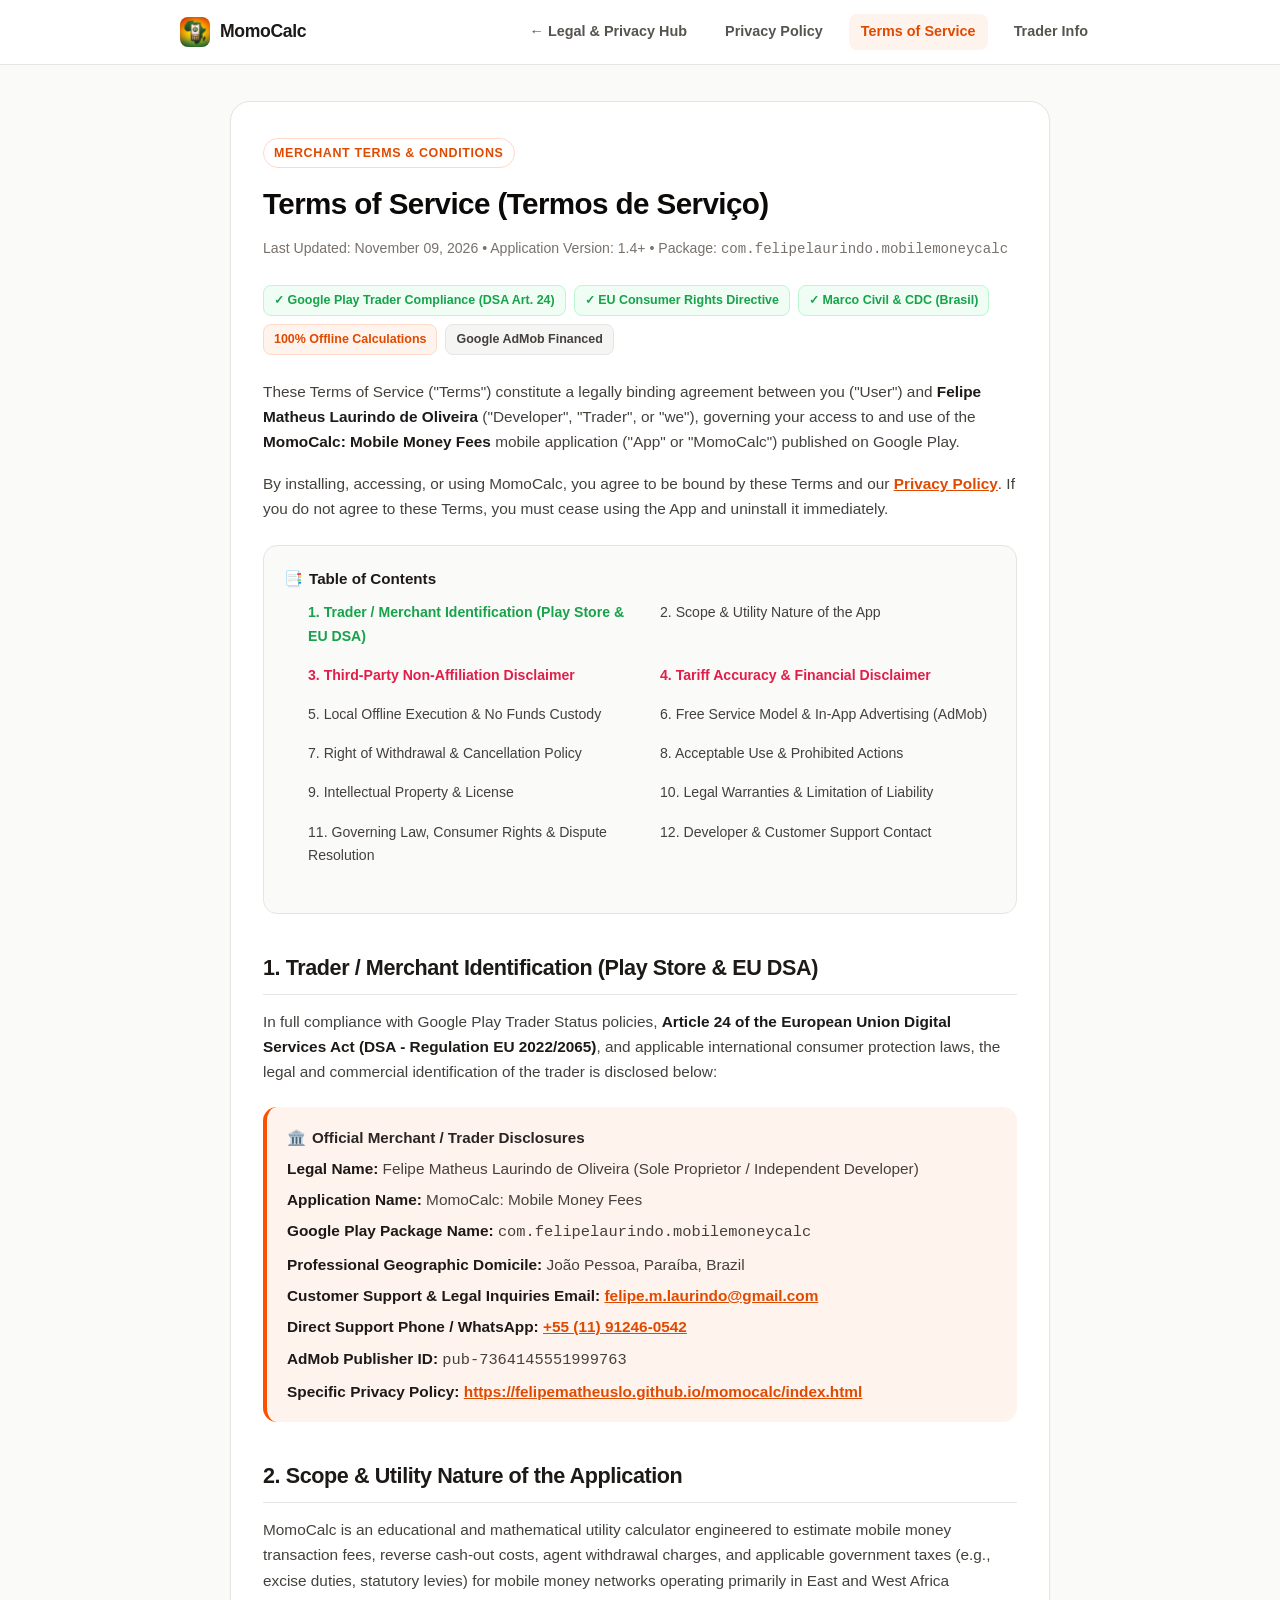
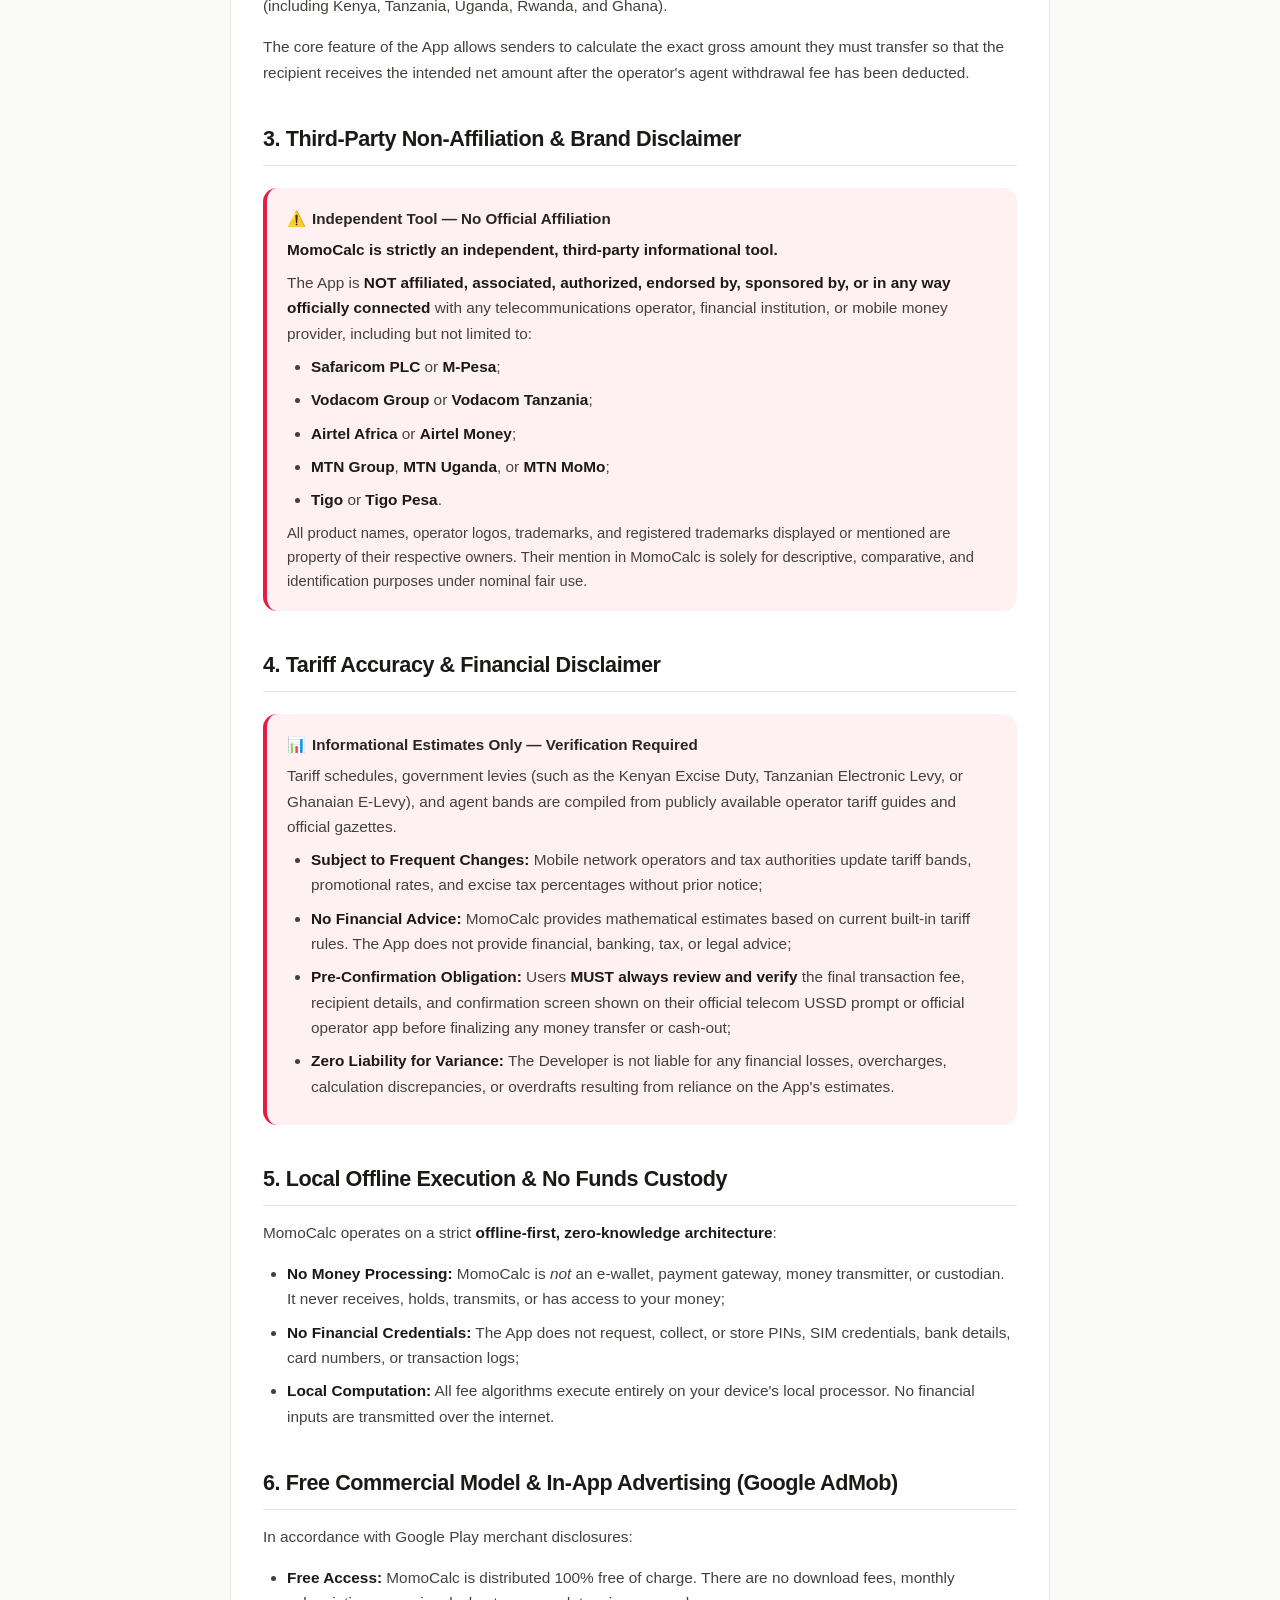
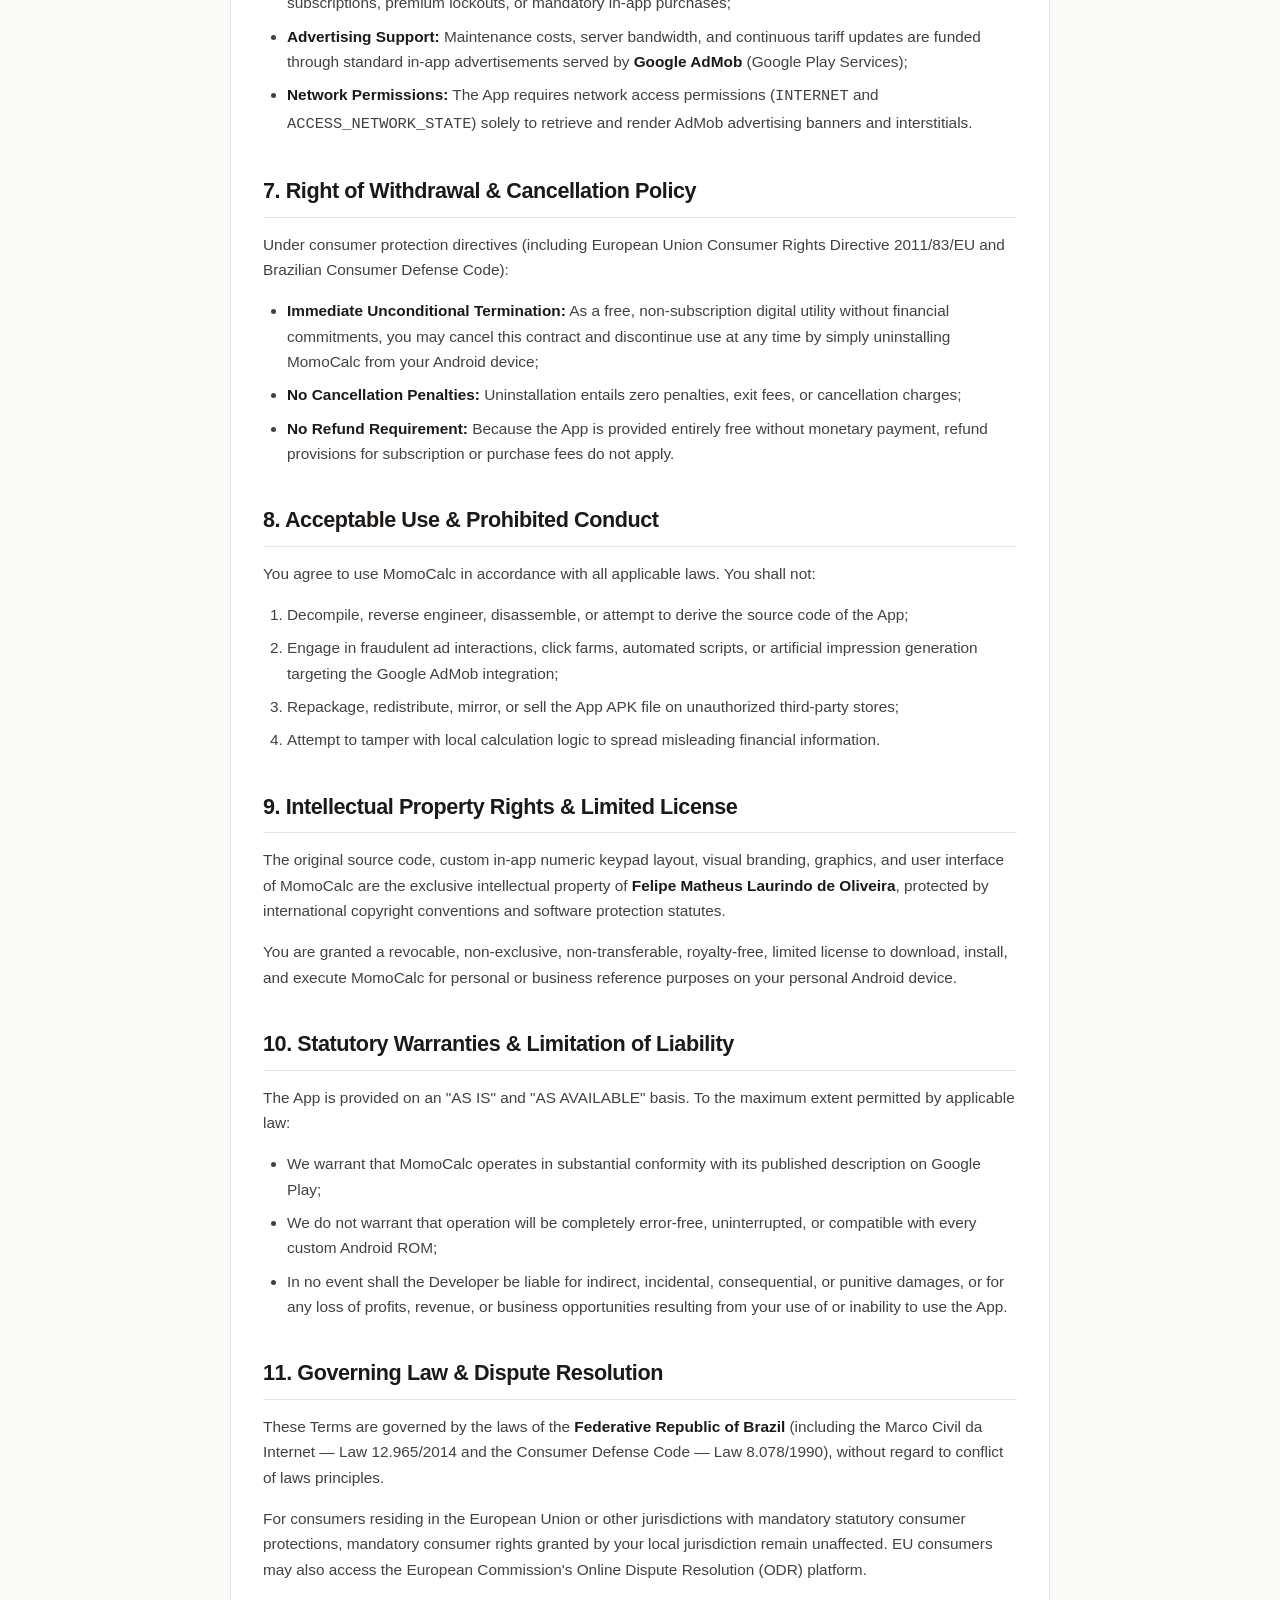
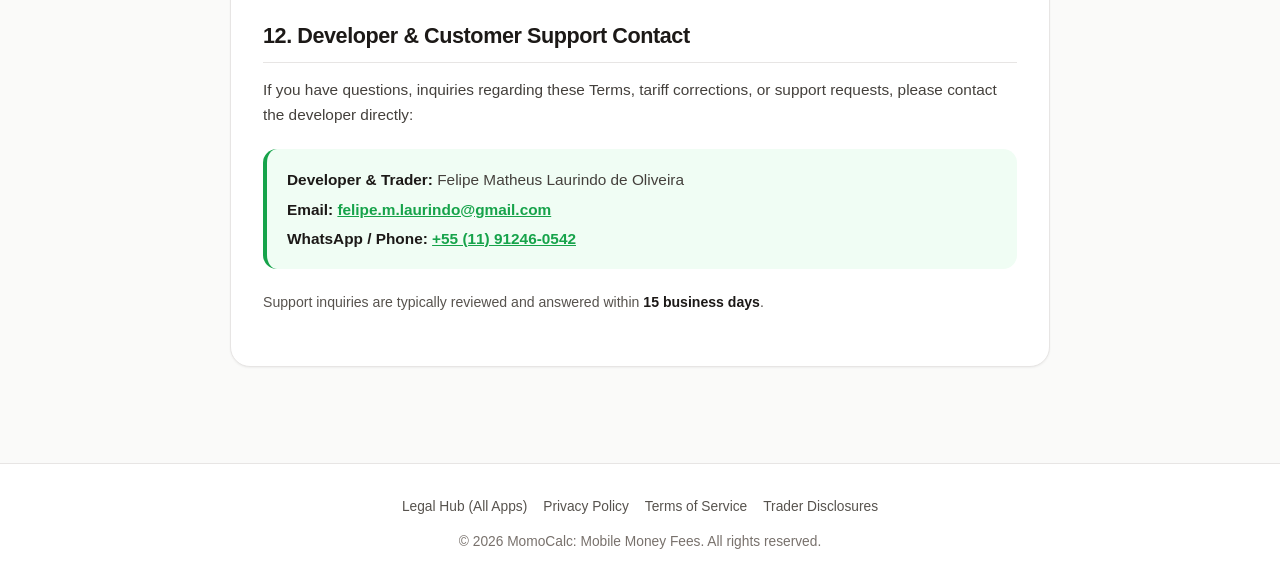
<file: momocalc/terms.html>
<!-- Dual route alias for terms.html / termos.html -->
<!DOCTYPE html>
<html lang="en">
<head>
  <meta charset="UTF-8">
  <meta http-equiv="refresh" content="0; url=./termos.html">
  <title>Redirecting to Terms of Service — MomoCalc</title>
  <link rel="canonical" href="./termos.html">
</head>
<body>
  <p>Redirecting to <a href="./termos.html">MomoCalc Terms of Service</a>...</p>
</body>
</html>
</file>
<file: assets/portfolio.css>
/* ==========================================================================
   PORTFÓLIO DE ENGENHARIA & PRODUTOS — FELIPE MATHEUS
   Design: Editorial, Sóbrio, Alto Contraste, Craft de Engenharia
   ========================================================================== */

:root {
  --font-sans: -apple-system, BlinkMacSystemFont, "Inter", "Segoe UI", Roboto, "Helvetica Neue", Arial, sans-serif;
  --font-mono: ui-monospace, SFMono-Regular, "SF Mono", Menlo, Consolas, "Liberation Mono", monospace;

  /* Tema Escuro (Padrão: Ardósia/Grafite Neutro) */
  --bg-page: #0b0d11;
  --bg-card: #13171f;
  --bg-card-hover: #181d27;
  --bg-subtle: #191e28;
  --bg-badge: #1f2533;
  --bg-input: #0e1117;

  --border: #232936;
  --border-hover: #374154;
  --border-subtle: rgba(255, 255, 255, 0.05);

  --text-primary: #f1f5f9;
  --text-secondary: #94a3b8;
  --text-muted: #64748b;

  --accent: #38bdf8;
  --accent-subtle: rgba(56, 189, 248, 0.1);
  --accent-border: rgba(56, 189, 248, 0.25);

  --success: #34d399;
  --success-subtle: rgba(52, 211, 153, 0.1);

  --radius-sm: 6px;
  --radius-md: 10px;
  --radius-lg: 14px;
  --radius-full: 9999px;

  --transition: 0.18s ease;
}

/* Tema Claro (Editorial Limpo) */
body.light-theme {
  --bg-page: #f8fafc;
  --bg-card: #ffffff;
  --bg-card-hover: #f1f5f9;
  --bg-subtle: #f1f5f9;
  --bg-badge: #e2e8f0;
  --bg-input: #ffffff;

  --border: #e2e8f0;
  --border-hover: #cbd5e1;
  --border-subtle: rgba(0, 0, 0, 0.04);

  --text-primary: #0f172a;
  --text-secondary: #475569;
  --text-muted: #64748b;

  --accent: #0284c7;
  --accent-subtle: rgba(2, 132, 199, 0.08);
  --accent-border: rgba(2, 132, 199, 0.25);

  --success: #059669;
  --success-subtle: rgba(5, 150, 105, 0.08);
}

/* ==========================================================================
   RESET & SETUP BASE
   ========================================================================== */
*, *::before, *::after {
  box-sizing: border-box;
  margin: 0;
  padding: 0;
}

html {
  font-family: var(--font-sans);
  background-color: var(--bg-page);
  color: var(--text-primary);
  line-height: 1.6;
  scroll-behavior: smooth;
  scroll-padding-top: 80px;
  -webkit-font-smoothing: antialiased;
}

body {
  min-height: 100vh;
  display: flex;
  flex-direction: column;
  background-color: var(--bg-page);
  transition: background-color var(--transition), color var(--transition);
}

::selection {
  background: var(--accent);
  color: #000;
}

a {
  color: inherit;
  text-decoration: none;
  transition: color var(--transition);
}

/* ==========================================================================
   LAYOUT
   ========================================================================== */
.site-container {
  max-width: 860px;
  width: 100%;
  margin: 0 auto;
  padding: 44px 24px 64px;
  flex: 1;
}

/* ==========================================================================
   HEADER
   ========================================================================== */
.site-header {
  display: flex;
  align-items: center;
  justify-content: space-between;
  margin-bottom: 48px;
  padding-bottom: 24px;
  border-bottom: 1px solid var(--border);
}

.profile-summary {
  display: flex;
  align-items: center;
  gap: 16px;
}

.profile-avatar {
  width: 56px;
  height: 56px;
  border-radius: var(--radius-md);
  object-fit: cover;
  border: 1px solid var(--border);
  background: var(--bg-card);
}

.profile-text {
  display: flex;
  flex-direction: column;
}

.profile-name {
  font-size: 1.15rem;
  font-weight: 700;
  color: var(--text-primary);
  letter-spacing: -0.01em;
}

.profile-headline {
  font-size: 0.84rem;
  color: var(--text-secondary);
}

.profile-location {
  font-size: 0.76rem;
  color: var(--text-muted);
}

.header-controls {
  display: flex;
  align-items: center;
  gap: 10px;
}

.theme-button {
  background: var(--bg-card);
  border: 1px solid var(--border);
  color: var(--text-secondary);
  width: 38px;
  height: 38px;
  border-radius: var(--radius-sm);
  display: inline-flex;
  align-items: center;
  justify-content: center;
  cursor: pointer;
  transition: all var(--transition);
}

.theme-button:hover {
  color: var(--text-primary);
  border-color: var(--border-hover);
}

/* ==========================================================================
   HERO / INTRODUÇÃO EXECUTIVA
   ========================================================================== */
.hero-block {
  margin-bottom: 56px;
}

.status-pill {
  display: inline-flex;
  align-items: center;
  gap: 7px;
  font-size: 0.78rem;
  font-weight: 600;
  color: var(--success);
  background: var(--success-subtle);
  border: 1px solid rgba(52, 211, 153, 0.25);
  padding: 4px 12px;
  border-radius: var(--radius-full);
  margin-bottom: 20px;
}

.status-dot {
  width: 6px;
  height: 6px;
  border-radius: 50%;
  background: var(--success);
}

.hero-statement {
  font-size: 2.2rem;
  font-weight: 800;
  line-height: 1.25;
  letter-spacing: -0.03em;
  color: var(--text-primary);
  margin-bottom: 20px;
}

.hero-lead {
  font-size: 1.05rem;
  line-height: 1.7;
  color: var(--text-secondary);
  margin-bottom: 24px;
}

.hero-lead strong {
  color: var(--text-primary);
  font-weight: 600;
}

.hero-contact-bar {
  display: flex;
  flex-wrap: wrap;
  align-items: center;
  gap: 10px;
}

.btn-contact {
  display: inline-flex;
  align-items: center;
  gap: 8px;
  padding: 9px 15px;
  border-radius: var(--radius-sm);
  font-size: 0.84rem;
  font-weight: 600;
  background: var(--bg-card);
  border: 1px solid var(--border);
  color: var(--text-primary);
  cursor: pointer;
  transition: all var(--transition);
}

.btn-contact:hover {
  background: var(--bg-card-hover);
  border-color: var(--border-hover);
  color: var(--accent);
}

.btn-contact.highlight {
  background: var(--text-primary);
  color: var(--bg-page);
  border-color: var(--text-primary);
}

.btn-contact.highlight:hover {
  opacity: 0.9;
  color: var(--bg-page);
}

/* ==========================================================================
   TÍTULOS DE SEÇÃO
   ========================================================================== */
.section-area {
  margin-bottom: 56px;
}

.section-title-row {
  display: flex;
  align-items: baseline;
  justify-content: space-between;
  margin-bottom: 20px;
  padding-bottom: 10px;
  border-bottom: 1px solid var(--border);
}

.section-heading {
  font-size: 1.25rem;
  font-weight: 700;
  color: var(--text-primary);
  letter-spacing: -0.01em;
}

.section-counter {
  font-size: 0.8rem;
  color: var(--text-muted);
  font-family: var(--font-mono);
}

/* ==========================================================================
   PROJETOS & APPS (SHOWCASE DE ENGENHARIA)
   ========================================================================== */
.project-filters {
  display: flex;
  align-items: center;
  gap: 8px;
  margin-bottom: 20px;
  flex-wrap: wrap;
}

.filter-btn {
  background: var(--bg-card);
  border: 1px solid var(--border);
  color: var(--text-secondary);
  font-size: 0.78rem;
  font-weight: 600;
  padding: 5px 12px;
  border-radius: var(--radius-full);
  cursor: pointer;
  transition: all var(--transition);
}

.filter-btn:hover {
  color: var(--text-primary);
  border-color: var(--border-hover);
}

.filter-btn.active {
  background: var(--accent-subtle);
  color: var(--accent);
  border-color: var(--accent-border);
}

.projects-list {
  display: flex;
  flex-direction: column;
  gap: 20px;
}

.project-card {
  background: var(--bg-card);
  border: 1px solid var(--border);
  border-radius: var(--radius-md);
  padding: 24px;
  transition: border-color var(--transition), background-color var(--transition);
}

.project-card:hover {
  border-color: var(--border-hover);
  background: var(--bg-card-hover);
}

.project-card-header {
  display: flex;
  align-items: flex-start;
  justify-content: space-between;
  gap: 16px;
  margin-bottom: 14px;
}

.project-brand-box {
  display: flex;
  align-items: center;
  gap: 14px;
}

.project-app-icon {
  width: 46px;
  height: 46px;
  border-radius: 10px;
  object-fit: contain;
  background: var(--bg-subtle);
  border: 1px solid var(--border);
  padding: 2px;
  flex-shrink: 0;
}

.project-titles {
  display: flex;
  flex-direction: column;
}

.project-app-name {
  font-size: 1.15rem;
  font-weight: 700;
  color: var(--text-primary);
}

.project-tagline {
  font-size: 0.82rem;
  color: var(--text-muted);
}

.platform-pill {
  font-size: 0.74rem;
  font-weight: 600;
  padding: 3px 9px;
  border-radius: var(--radius-sm);
  background: var(--bg-badge);
  border: 1px solid var(--border);
  color: var(--text-secondary);
  white-space: nowrap;
}

.project-body-text {
  font-size: 0.92rem;
  line-height: 1.65;
  color: var(--text-secondary);
  margin-bottom: 14px;
}

.project-body-text strong {
  color: var(--text-primary);
  font-weight: 600;
}

.project-bullets {
  list-style: none;
  display: flex;
  flex-direction: column;
  gap: 6px;
  margin-bottom: 16px;
  padding-left: 4px;
}

.project-bullets li {
  font-size: 0.84rem;
  color: var(--text-secondary);
  line-height: 1.5;
  position: relative;
  padding-left: 14px;
}

.project-bullets li::before {
  content: "•";
  position: absolute;
  left: 0;
  color: var(--accent);
}

.project-bullets li strong {
  color: var(--text-primary);
}

.project-footer {
  display: flex;
  align-items: center;
  justify-content: space-between;
  flex-wrap: wrap;
  gap: 14px;
  padding-top: 14px;
  border-top: 1px solid var(--border-subtle);
}

.tech-tags-cloud {
  display: flex;
  flex-wrap: wrap;
  gap: 6px;
}

.tag-badge {
  font-size: 0.74rem;
  font-family: var(--font-mono);
  color: var(--text-muted);
  background: var(--bg-subtle);
  padding: 2px 7px;
  border-radius: 4px;
  border: 1px solid var(--border-subtle);
}

.project-cta-links {
  display: flex;
  align-items: center;
  gap: 14px;
}

.cta-link {
  display: inline-flex;
  align-items: center;
  gap: 5px;
  font-size: 0.82rem;
  font-weight: 600;
  color: var(--text-primary);
  transition: color var(--transition);
}

.cta-link:hover {
  color: var(--accent);
}

/* ==========================================================================
   EXPERIÊNCIA PROFISSIONAL DETALHADA
   ========================================================================== */
.career-timeline {
  display: flex;
  flex-direction: column;
  gap: 28px;
}

.career-item {
  display: grid;
  grid-template-columns: 190px 1fr;
  gap: 24px;
  padding-bottom: 28px;
  border-bottom: 1px solid var(--border-subtle);
}

.career-item:last-child {
  border-bottom: none;
  padding-bottom: 0;
}

.career-sidebar {
  font-size: 0.82rem;
  font-family: var(--font-mono);
  color: var(--text-muted);
  line-height: 1.5;
}

.career-company-name {
  font-size: 1.05rem;
  font-weight: 700;
  color: var(--text-primary);
  margin-bottom: 2px;
}

.career-role-title {
  font-size: 0.88rem;
  font-weight: 600;
  color: var(--accent);
  margin-bottom: 10px;
}

.career-overview {
  font-size: 0.92rem;
  line-height: 1.6;
  color: var(--text-secondary);
  margin-bottom: 12px;
}

.career-deliveries {
  list-style: none;
  display: flex;
  flex-direction: column;
  gap: 8px;
  margin-bottom: 14px;
}

.career-deliveries li {
  font-size: 0.86rem;
  color: var(--text-secondary);
  line-height: 1.55;
  position: relative;
  padding-left: 16px;
}

.career-deliveries li::before {
  content: "▹";
  position: absolute;
  left: 0;
  color: var(--text-muted);
  font-size: 0.8rem;
}

.career-deliveries li strong {
  color: var(--text-primary);
  font-weight: 600;
}

/* ==========================================================================
   STACK & PRINCÍPIOS DE ENGENHARIA
   ========================================================================== */
.stack-grid-2col {
  display: grid;
  grid-template-columns: 1.1fr 1fr;
  gap: 20px;
}

.stack-box {
  background: var(--bg-card);
  border: 1px solid var(--border);
  border-radius: var(--radius-md);
  padding: 22px;
}

.stack-group-heading {
  font-size: 0.84rem;
  font-weight: 700;
  color: var(--text-primary);
  margin-bottom: 10px;
  text-transform: uppercase;
  letter-spacing: 0.04em;
}

.stack-group-heading:not(:first-child) {
  margin-top: 18px;
}

.principles-list {
  display: flex;
  flex-direction: column;
  gap: 14px;
}

.principle-item strong {
  display: block;
  font-size: 0.88rem;
  font-weight: 700;
  color: var(--text-primary);
  margin-bottom: 3px;
}

.principle-item p {
  font-size: 0.84rem;
  line-height: 1.55;
  color: var(--text-secondary);
}

/* ==========================================================================
   FORMAÇÃO & IDIOMAS
   ========================================================================== */
.education-languages-grid {
  display: grid;
  grid-template-columns: 1fr 1fr;
  gap: 20px;
}

.edu-card {
  background: var(--bg-card);
  border: 1px solid var(--border);
  border-radius: var(--radius-md);
  padding: 22px;
}

.edu-entry {
  padding-bottom: 12px;
  margin-bottom: 12px;
  border-bottom: 1px solid var(--border-subtle);
}

.edu-entry:last-child {
  padding-bottom: 0;
  margin-bottom: 0;
  border-bottom: none;
}

.edu-degree {
  font-size: 0.88rem;
  font-weight: 700;
  color: var(--text-primary);
}

.edu-institution {
  font-size: 0.78rem;
  color: var(--text-muted);
  margin-bottom: 4px;
}

.edu-notes {
  font-size: 0.82rem;
  color: var(--text-secondary);
  line-height: 1.45;
}

.lang-list {
  display: flex;
  flex-direction: column;
  gap: 8px;
}

.lang-item {
  display: flex;
  align-items: baseline;
  justify-content: space-between;
  font-size: 0.86rem;
  padding: 6px 0;
  border-bottom: 1px solid var(--border-subtle);
}

.lang-item:last-child {
  border-bottom: none;
}

.lang-title {
  font-weight: 600;
  color: var(--text-primary);
}

.lang-proficiency {
  font-size: 0.8rem;
  color: var(--text-muted);
}

/* ==========================================================================
   RODAPÉ
   ========================================================================== */
.site-footer {
  margin-top: 48px;
  padding-top: 24px;
  border-top: 1px solid var(--border);
  display: flex;
  align-items: center;
  justify-content: space-between;
  flex-wrap: wrap;
  gap: 16px;
  font-size: 0.82rem;
  color: var(--text-muted);
}

.footer-links-group {
  display: flex;
  align-items: center;
  gap: 16px;
}

.footer-links-group a:hover {
  color: var(--text-primary);
}

/* Toast */
.toast-notice {
  position: fixed;
  bottom: 24px;
  left: 50%;
  transform: translateX(-50%) translateY(100px);
  background: var(--text-primary);
  color: var(--bg-page);
  padding: 8px 16px;
  border-radius: var(--radius-sm);
  font-size: 0.82rem;
  font-weight: 600;
  box-shadow: 0 4px 12px rgba(0, 0, 0, 0.35);
  transition: transform 0.22s ease;
  pointer-events: none;
  z-index: 1000;
}

.toast-notice.visible {
  transform: translateX(-50%) translateY(0);
}

/* ==========================================================================
   RESPONSIVIDADE
   ========================================================================== */
@media (max-width: 720px) {
  .site-container {
    padding: 24px 16px 48px;
  }

  .hero-statement {
    font-size: 1.7rem;
  }

  .career-item {
    grid-template-columns: 1fr;
    gap: 8px;
  }

  .stack-grid-2col,
  .education-languages-grid {
    grid-template-columns: 1fr;
  }

  .project-card-header {
    flex-direction: column;
    align-items: flex-start;
  }

  .site-header {
    margin-bottom: 36px;
  }
}
</file>
<file: assets/style.css>
:root {
  --color-brand: #FC5200;
  --color-brand-dark: #E04A00;
  --color-brand-light: #FFF3ED;
  --color-brand-border: #FFD8C7;
  --color-green: #16A34A;
  --color-green-light: #F0FDF4;
  --color-green-border: #BBF7D0;
  --color-rose: #E11D48;
  --color-rose-light: #FFF1F2;
  --color-rose-border: #FECDD3;

  --stone-50: #FAFAF9;
  --stone-100: #F5F5F4;
  --stone-200: #E7E5E4;
  --stone-300: #D6D3D1;
  --stone-400: #A8A29E;
  --stone-500: #78716C;
  --stone-600: #57534E;
  --stone-700: #44403C;
  --stone-800: #292524;
  --stone-900: #1C1917;
  --stone-950: #0C0A09;

  --font-sans: -apple-system, BlinkMacSystemFont, "Segoe UI", Roboto, Inter, Helvetica, Arial, sans-serif;
  --shadow-sm: 0 1px 2px 0 rgba(0, 0, 0, 0.05);
  --shadow-md: 0 4px 6px -1px rgba(0, 0, 0, 0.08), 0 2px 4px -2px rgba(0, 0, 0, 0.06);
  --shadow-lg: 0 10px 15px -3px rgba(0, 0, 0, 0.08), 0 4px 6px -4px rgba(0, 0, 0, 0.04);
}

* {
  box-sizing: border-box;
  margin: 0;
  padding: 0;
}

html {
  font-family: var(--font-sans);
  color: var(--stone-900);
  background-color: var(--stone-50);
  line-height: 1.65;
  scroll-behavior: smooth;
  scroll-padding-top: 84px;
  -webkit-font-smoothing: antialiased;
}

body {
  min-height: 100vh;
  display: flex;
  flex-direction: column;
}

/* Header & Navbar */
.site-header {
  position: sticky;
  top: 0;
  z-index: 50;
  background-color: rgba(255, 255, 255, 0.92);
  backdrop-filter: blur(12px);
  -webkit-backdrop-filter: blur(12px);
  border-bottom: 1px solid var(--stone-200);
}

.header-container {
  max-width: 960px;
  margin: 0 auto;
  padding: 14px 20px;
  display: flex;
  align-items: center;
  justify-content: space-between;
  gap: 16px;
}

.brand-link {
  display: flex;
  align-items: center;
  gap: 10px;
  text-decoration: none;
  color: var(--stone-900);
  font-weight: 800;
  font-size: 1.1rem;
  letter-spacing: -0.02em;
}

.brand-icon {
  font-size: 1.4rem;
  line-height: 1;
  display: flex;
  align-items: center;
}

.brand-img {
  width: 30px;
  height: 30px;
  object-fit: contain;
  display: block;
}

.header-nav {
  display: flex;
  align-items: center;
  gap: 14px;
}

.nav-link {
  color: var(--stone-600);
  text-decoration: none;
  font-size: 0.9rem;
  font-weight: 600;
  padding: 6px 12px;
  border-radius: 8px;
  transition: all 0.2s ease;
}

.nav-link:hover {
  color: var(--color-brand);
  background-color: var(--color-brand-light);
}

.nav-link.active {
  color: var(--color-brand-dark);
  background-color: var(--color-brand-light);
}

/* Layout Containers */
.main-content {
  flex: 1;
  max-width: 860px;
  width: 100%;
  margin: 0 auto;
  padding: 36px 20px 60px;
}

.main-content.hub-container {
  max-width: 980px;
}

/* Hero Section */
.hero-section {
  background: linear-gradient(135deg, #FFF3ED 0%, #FFFFFF 100%);
  border: 1px solid var(--color-brand-border);
  border-radius: 20px;
  padding: 32px 28px;
  margin-bottom: 32px;
  box-shadow: var(--shadow-sm);
}

.hero-tag {
  display: inline-flex;
  align-items: center;
  gap: 6px;
  font-size: 0.78rem;
  font-weight: 700;
  text-transform: uppercase;
  letter-spacing: 0.05em;
  color: var(--color-brand-dark);
  background-color: #FFFFFF;
  border: 1px solid var(--color-brand-border);
  padding: 4px 10px;
  border-radius: 20px;
  margin-bottom: 14px;
}

.hero-title {
  font-size: 2rem;
  font-weight: 800;
  color: var(--stone-950);
  line-height: 1.25;
  letter-spacing: -0.03em;
  margin-bottom: 10px;
}

.hero-description {
  font-size: 1.05rem;
  color: var(--stone-600);
  max-width: 680px;
}

.hero-badges {
  display: flex;
  flex-wrap: wrap;
  gap: 8px;
  margin-top: 18px;
}

.badge {
  display: inline-flex;
  align-items: center;
  gap: 5px;
  font-size: 0.78rem;
  font-weight: 600;
  padding: 4px 10px;
  border-radius: 8px;
  background-color: var(--stone-100);
  color: var(--stone-700);
  border: 1px solid var(--stone-200);
}

.badge-green {
  background-color: var(--color-green-light);
  color: var(--color-green);
  border-color: var(--color-green-border);
}

.badge-orange {
  background-color: var(--color-brand-light);
  color: var(--color-brand-dark);
  border-color: var(--color-brand-border);
}

/* App Cards Grid (Hub) */
.apps-grid {
  display: grid;
  grid-template-columns: repeat(auto-fill, minmax(290px, 1fr));
  gap: 20px;
  margin-top: 24px;
  margin-bottom: 40px;
}

.app-card {
  background-color: #FFFFFF;
  border: 1px solid var(--stone-200);
  border-radius: 18px;
  padding: 24px;
  display: flex;
  flex-direction: column;
  box-shadow: var(--shadow-sm);
  transition: all 0.25s ease;
  position: relative;
}

.app-card:hover {
  transform: translateY(-3px);
  box-shadow: var(--shadow-md);
  border-color: var(--stone-300);
}

.app-card.featured {
  border-color: var(--color-brand-border);
  box-shadow: 0 4px 12px rgba(252, 82, 0, 0.08);
}

.app-card-header {
  display: flex;
  align-items: flex-start;
  gap: 14px;
  margin-bottom: 14px;
}

.app-icon {
  width: 52px;
  height: 52px;
  border-radius: 14px;
  display: flex;
  align-items: center;
  justify-content: center;
  font-size: 1.8rem;
  background: var(--stone-100);
  border: 1px solid var(--stone-200);
  flex-shrink: 0;
  overflow: hidden;
  padding: 4px;
}

.app-icon img {
  width: 100%;
  height: 100%;
  object-fit: contain;
  border-radius: 10px;
  display: block;
}

.app-name {
  font-size: 1.2rem;
  font-weight: 700;
  color: var(--stone-900);
  letter-spacing: -0.01em;
  margin-bottom: 3px;
}

.app-category {
  font-size: 0.82rem;
  color: var(--stone-500);
  font-weight: 500;
}

.app-card-body {
  flex: 1;
  font-size: 0.92rem;
  color: var(--stone-600);
  margin-bottom: 20px;
  line-height: 1.5;
}

.app-card-actions {
  display: flex;
  flex-direction: column;
  gap: 8px;
  padding-top: 14px;
  border-top: 1px solid var(--stone-100);
}

.app-card-sublink {
  display: block;
  text-align: center;
  font-size: 0.8rem;
  color: var(--stone-400);
  margin-top: 4px;
  line-height: 1.4;
}

.app-card-sublink.danger {
  color: var(--color-rose);
  text-decoration: underline;
  cursor: pointer;
}

.app-card-sublink.danger:hover {
  color: #BE123C;
}

.btn {
  display: inline-flex;
  align-items: center;
  justify-content: center;
  gap: 8px;
  padding: 10px 16px;
  border-radius: 10px;
  font-size: 0.88rem;
  font-weight: 600;
  text-decoration: none;
  cursor: pointer;
  transition: all 0.2s ease;
  border: 1px solid transparent;
}

.btn-primary {
  background-color: var(--color-brand);
  color: #FFFFFF;
}

.btn-primary:hover {
  background-color: var(--color-brand-dark);
}

.btn-outline {
  background-color: #FFFFFF;
  color: var(--stone-700);
  border-color: var(--stone-300);
}

.btn-outline:hover {
  background-color: var(--stone-100);
  border-color: var(--stone-400);
}

.btn-danger-outline {
  background-color: #FFFFFF;
  color: var(--color-rose);
  border-color: var(--color-rose-border);
}

.btn-danger-outline:hover {
  background-color: var(--color-rose-light);
}

/* Document & Policy Styles */
.policy-card {
  background-color: #FFFFFF;
  border: 1px solid var(--stone-200);
  border-radius: 20px;
  padding: 36px 32px;
  box-shadow: var(--shadow-sm);
  margin-bottom: 36px;
}

@media (max-width: 640px) {
  .policy-card {
    padding: 24px 18px;
  }
  .hero-section {
    padding: 24px 18px;
  }
  .hero-title {
    font-size: 1.6rem;
  }
}

.toc-box {
  background-color: var(--stone-50);
  border: 1px solid var(--stone-200);
  border-radius: 14px;
  padding: 20px;
  margin: 24px 0 36px;
}

.toc-title {
  font-size: 0.95rem;
  font-weight: 700;
  color: var(--stone-900);
  margin-bottom: 10px;
  display: flex;
  align-items: center;
  gap: 6px;
}

.toc-list {
  list-style: none;
  display: grid;
  grid-template-columns: repeat(auto-fit, minmax(260px, 1fr));
  gap: 8px 16px;
}

.toc-link {
  color: var(--stone-700);
  text-decoration: none;
  font-size: 0.88rem;
  transition: color 0.15s;
  display: flex;
  align-items: center;
  gap: 6px;
}

.toc-link:hover {
  color: var(--color-brand);
  text-decoration: underline;
}

.policy-card h2 {
  font-size: 1.35rem;
  font-weight: 800;
  color: var(--stone-900);
  letter-spacing: -0.02em;
  margin-top: 36px;
  margin-bottom: 14px;
  padding-bottom: 8px;
  border-bottom: 1px solid var(--stone-200);
  display: flex;
  align-items: center;
  gap: 8px;
}

.policy-card h3 {
  font-size: 1.08rem;
  font-weight: 700;
  color: var(--stone-800);
  margin-top: 20px;
  margin-bottom: 8px;
}

.policy-card p {
  margin-bottom: 16px;
  color: var(--stone-700);
  font-size: 0.96rem;
}

.policy-card ul, .policy-card ol {
  margin-bottom: 18px;
  padding-left: 24px;
  color: var(--stone-700);
  font-size: 0.96rem;
}

.policy-card li {
  margin-bottom: 8px;
}

.policy-card strong {
  color: var(--stone-900);
  font-weight: 600;
}

/* Callout Box */
.callout {
  border-radius: 14px;
  padding: 18px 20px;
  margin: 22px 0;
  border-left: 4px solid;
}

.callout-orange {
  background-color: var(--color-brand-light);
  border-color: var(--color-brand);
  color: var(--stone-800);
}

.callout-green {
  background-color: var(--color-green-light);
  border-color: var(--color-green);
  color: var(--stone-800);
}

.callout-rose {
  background-color: var(--color-rose-light);
  border-color: var(--color-rose);
  color: var(--stone-800);
}

.callout-title {
  font-weight: 700;
  font-size: 0.95rem;
  margin-bottom: 6px;
  display: flex;
  align-items: center;
  gap: 6px;
}

/* Legal Tables */
.table-responsive {
  width: 100%;
  overflow-x: auto;
  margin: 20px 0 24px;
  border: 1px solid var(--stone-200);
  border-radius: 12px;
}

.legal-table {
  width: 100%;
  border-collapse: collapse;
  font-size: 0.88rem;
  text-align: left;
  background-color: #FFFFFF;
}

.legal-table th {
  background-color: var(--stone-100);
  color: var(--stone-800);
  font-weight: 700;
  padding: 12px 16px;
  border-bottom: 1px solid var(--stone-200);
}

.legal-table td {
  padding: 12px 16px;
  border-bottom: 1px solid var(--stone-200);
  color: var(--stone-700);
  vertical-align: top;
}

.legal-table tr:last-child td {
  border-bottom: none;
}

.legal-table tr:hover td {
  background-color: var(--stone-50);
}

/* Footer */
.site-footer {
  background-color: #FFFFFF;
  border-top: 1px solid var(--stone-200);
  padding: 32px 20px;
  margin-top: auto;
}

.footer-container {
  max-width: 960px;
  margin: 0 auto;
  display: flex;
  flex-direction: column;
  align-items: center;
  text-align: center;
  gap: 12px;
  font-size: 0.86rem;
  color: var(--stone-500);
}

.footer-links {
  display: flex;
  flex-wrap: wrap;
  justify-content: center;
  gap: 16px;
}

.footer-link {
  color: var(--stone-600);
  text-decoration: none;
  font-weight: 500;
}

.footer-link:hover {
  color: var(--color-brand);
}
</file>
